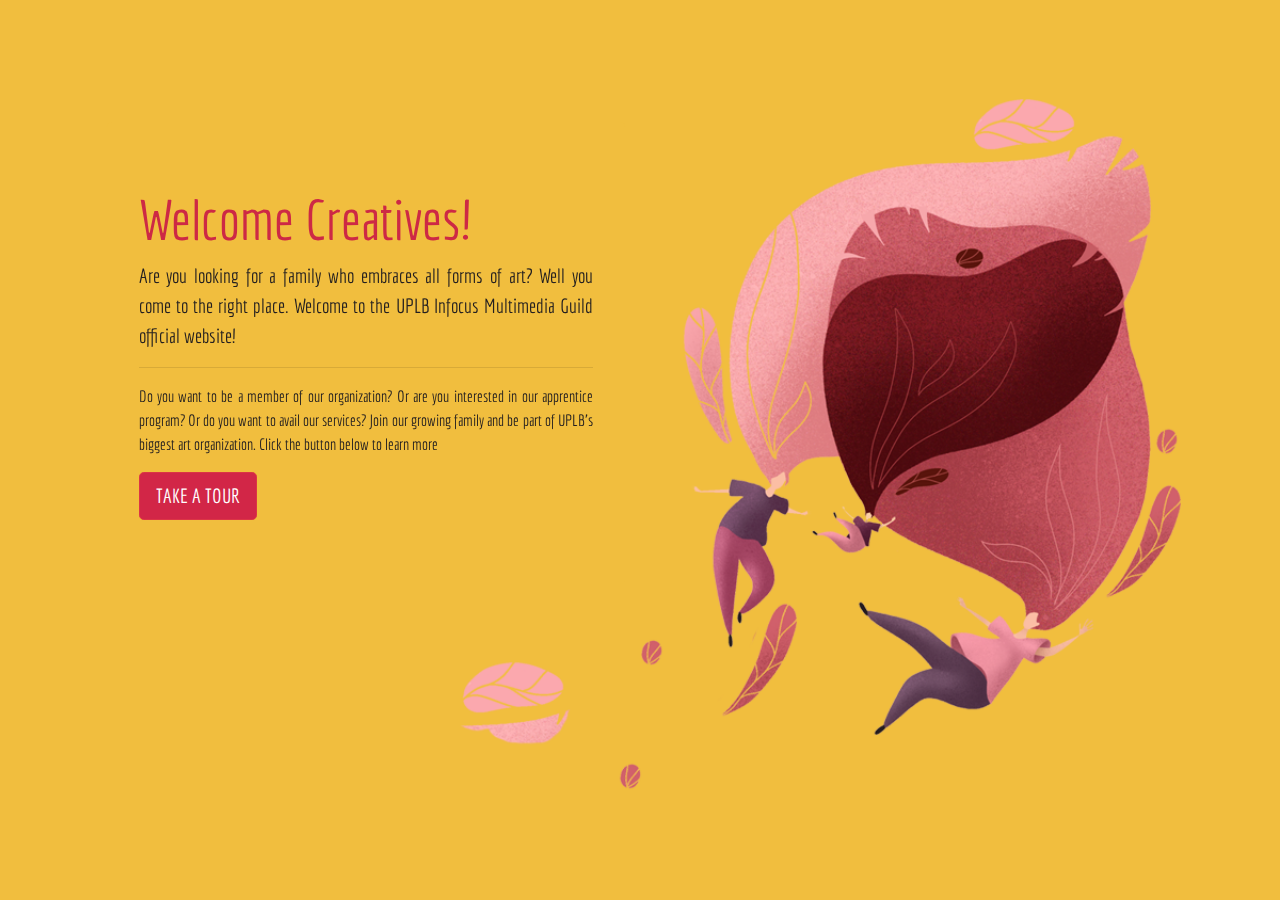
<file: index.html>
<!DOCTYPE html>
<html>
<head>

	<meta charset="utf-8">
	<meta name="viewport" content="width=device-width, initial-scale=1.0,maximum-scale=1.0">
	<meta http-equiv="X-UA-Compatible" content="IE=Edge">

	<title>UPLB Infocus Multimedia Guild</title>

	<!-- fontawesome -->
	<link rel="stylesheet" href="https://use.fontawesome.com/releases/v5.4.1/css/all.css" integrity="sha384-5sAR7xN1Nv6T6+dT2mhtzEpVJvfS3NScPQTrOxhwjIuvcA67KV2R5Jz6kr4abQsz" crossorigin="anonymous">

	<!-- bootstrap css -->
	<link rel="stylesheet" href="https://maxcdn.bootstrapcdn.com/bootstrap/4.1.3/css/bootstrap.min.css">
	<script src="https://ajax.googleapis.com/ajax/libs/jquery/3.3.1/jquery.min.js"></script>
	<script src="https://cdnjs.cloudflare.com/ajax/libs/popper.js/1.14.3/umd/popper.min.js"></script>
	<script src="https://maxcdn.bootstrapcdn.com/bootstrap/4.1.3/js/bootstrap.min.js"></script>


	<!-- external css -->
	<link rel="stylesheet" type="text/css" href="assets/css/style.css">

	<!-- fabicon -->
	<link rel="icon" type="image/gif/png" href="assets/images/logo-img.png">

	<!-- google fonts -->
	<link href="https://fonts.googleapis.com/css?family=Advent+Pro:300|Economica" rel="stylesheet">

	<!-- aos animate -->
	<link href="https://unpkg.com/aos@2.3.1/dist/aos.css" rel="stylesheet">
</head>
<body>
	<div class="container-fluid index-body">
		<div class="row">
			<div class="left-side col-lg-6 col-md-6 col-12">
				<div class="welcome-content">
					<div class="jumbotron">
					  <h1 class="display-4" data-aos="zoom-in-right" data-aos-offset="300" data-aos-duration="1500">Welcome Creatives!</h1>
					  <p class="lead text-justify" data-aos="zoom-in-right" data-aos-offset="300" data-aos-duration="1500">Are you looking for a family who embraces all forms of art? Well you come to 
					  the right place. Welcome to the UPLB Infocus Multimedia Guild official website!</p>
					  <hr>
					  <p class="text-justify" data-aos="zoom-in-right" data-aos-offset="300" data-aos-duration="1500">Do you want to be a member of our organization? Or are you interested in our apprentice program? Or do you want to avail our services? Join our growing family and be part of UPLB's biggest art organization. Click the button below to learn more</p>
					  <a class="btn btn-danger btn-lg" href="home.html" role="button" data-aos="zoom-in-right" data-aos-offset="300" data-aos-duration="1500">TAKE A TOUR</a>
					</div>
			
					
				</div>
			</div>
		</div>
	</div>

	<!-- aos animate -->
	<script src="https://unpkg.com/aos@next/dist/aos.js"></script>
  	<script>
    	AOS.init();
  	</script>
</body>
</html>
</file>
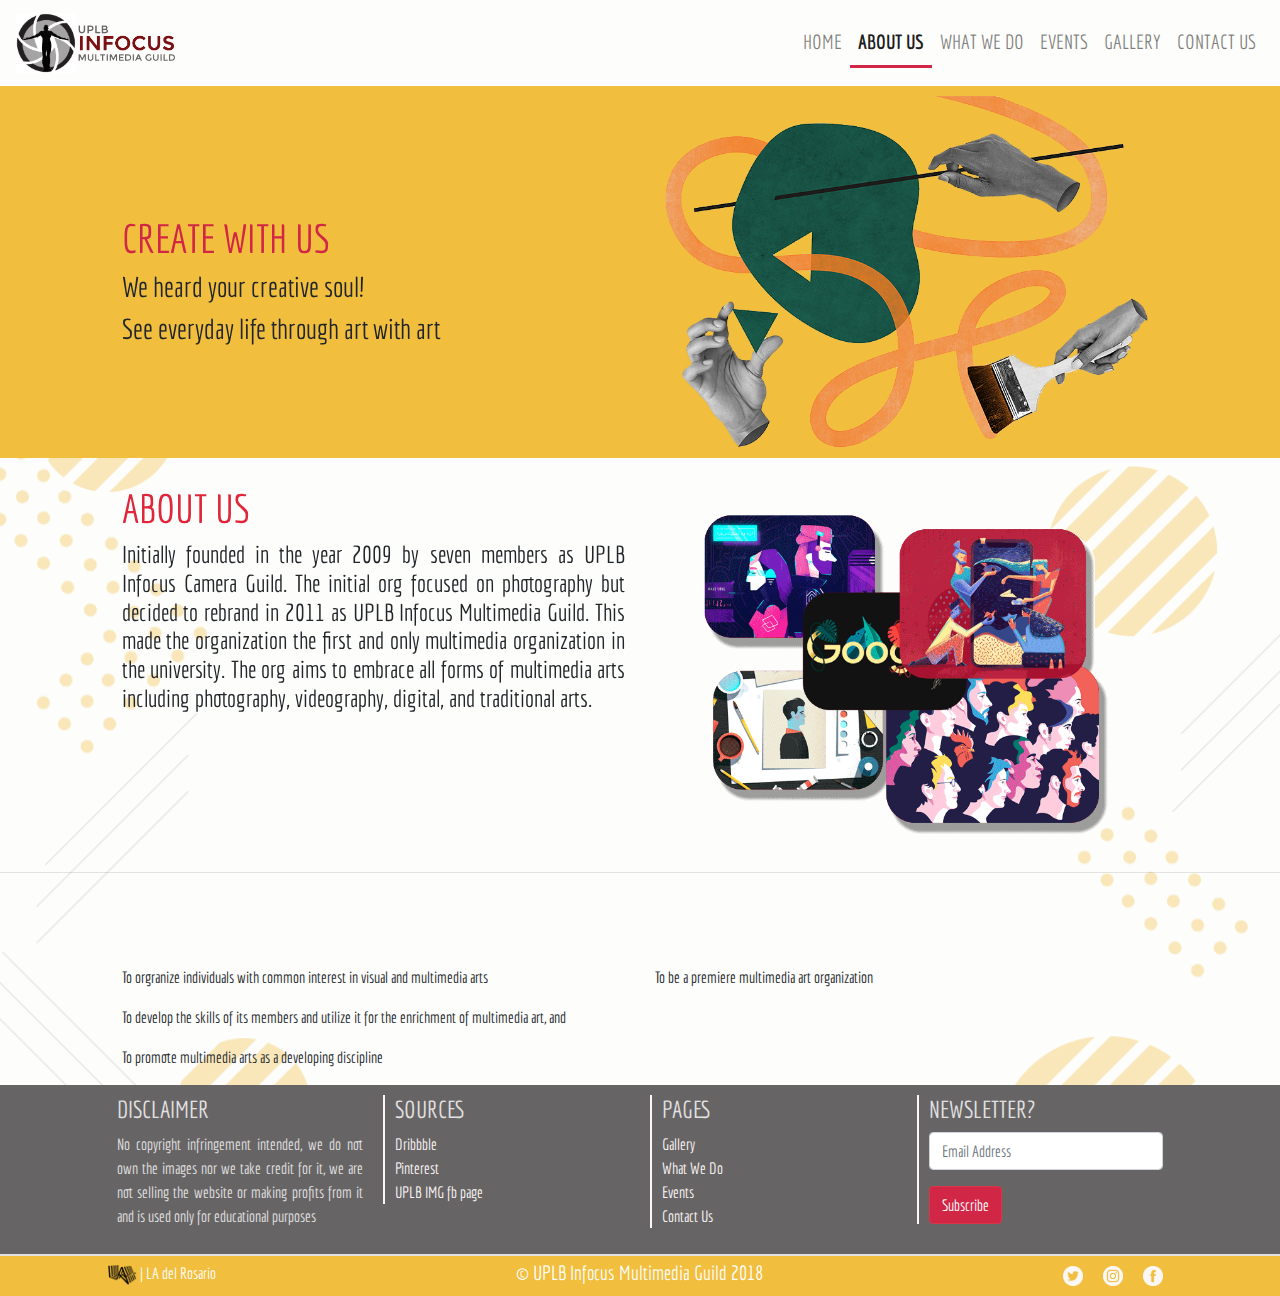
<file: about-us.html>
<!DOCTYPE html>
<html>
<head>

	<meta charset="utf-8">
	<meta name="viewport" content="width=device-width, initial-scale=1.0,maximum-scale=1.0">
	<meta http-equiv="X-UA-Compatible" content="IE=Edge">

	<title>UPLB Infocus Multimedia Guild</title>

	<!-- fontawesome -->
	<link rel="stylesheet" href="https://use.fontawesome.com/releases/v5.4.1/css/all.css" integrity="sha384-5sAR7xN1Nv6T6+dT2mhtzEpVJvfS3NScPQTrOxhwjIuvcA67KV2R5Jz6kr4abQsz" crossorigin="anonymous">

	<!-- bootstrap css -->
	<link rel="stylesheet" href="https://maxcdn.bootstrapcdn.com/bootstrap/4.1.3/css/bootstrap.min.css">
	<script src="https://ajax.googleapis.com/ajax/libs/jquery/3.3.1/jquery.min.js"></script>
	<script src="https://cdnjs.cloudflare.com/ajax/libs/popper.js/1.14.3/umd/popper.min.js"></script>
	<script src="https://maxcdn.bootstrapcdn.com/bootstrap/4.1.3/js/bootstrap.min.js"></script>


	<!-- external css -->
	<link rel="stylesheet" type="text/css" href="assets/css/style.css">

	<!-- fabicon -->
	<link rel="icon" type="image/gif/png" href="assets/images/logo-img.png">

	<!-- google fonts -->
	<link href="https://fonts.googleapis.com/css?family=Advent+Pro:300|Economica|Electrolize|Monda|Orbitron" rel="stylesheet">

	<!-- aos animate -->
	<link href="https://unpkg.com/aos@2.3.1/dist/aos.css" rel="stylesheet">

</head>
<body>
	<nav id="navbar" class="navbar navbar-expand-lg navbar-light sticky-top"> <!-- start of nav -->
		<a class="navbar-brand" href="index.html"><img src="assets/images/logo-img.jpg" class="logo-menu"><img src="assets/images/logo-text.png" class="logo-menu-text"></a>

		<button class="navbar-toggler" type="button" data-toggle="collapse" data-target="#navbar-nav">
			<span class="navbar-toggler-icon"></span>
		</button>

		<div id="navbar-nav" class="collapse navbar-collapse">
			<ul class="navbar-nav ml-auto">
				<li class="nav-item">
					<a href="home.html" class="nav-link">HOME</a>
				</li>
				<li class="nav-item">
					<a href="about-us.html" class="nav-link active">ABOUT US</a>
				</li>
				<li class="nav-item">
					<a href="what-we-do.html" class="nav-link">WHAT WE DO</a>
				</li>
				<li class="nav-item">
					<a href="events.html" class="nav-link">EVENTS</a>
				</li>
				<li class="nav-item">
					<a href="gallery.html" class="nav-link">GALLERY</a>
				</li>
				<li class="nav-item">
					<a href="contact-us.html" class="nav-link">CONTACT US</a>
				</li>
			</ul>
		</div>
	</nav> <!-- end of navbar -->

 	<div class="container-fluid">
		<div class="row">
			<div class=" col-12 col-md-12 col-lg-12 px-0">
				<div class="row mx-0 header-section">
					<div class="header-contact-text col-lg-5 offset-lg-1 col-md-6 col-12">
						<h1 data-aos="zoom-in-right" data-aos-offset="300" data-aos-duration="1500">CREATE WITH US</h1>
						<h3 data-aos="zoom-in-right" data-aos-offset="300" data-aos-duration="1500">We heard your creative soul!</h3>
						<h3 data-aos="zoom-in-right" data-aos-offset="300" data-aos-duration="1500">See everyday life through art with art</h3>
					</div>
					<div class="col-lg-5 col-md-6 col-12 ">
						<img src="assets/images/about-us/about-us-header.png" class="contact-image img-fluid">
					</div>
				</div>
				<div class="main-background"> 
				<div class="row about-us mx-0">
					<div class="col-lg-5 offset-lg-1 col-md-6 col-12 about-text">
						<h1 class="red" data-aos="zoom-in-right" data-aos-offset="300" data-aos-duration="1500">ABOUT US</h1>
						<h4 data-aos="zoom-in-right" data-aos-offset="300" data-aos-duration="1500">Initially founded in the year 2009 by seven members as UPLB Infocus Camera Guild. The initial
						org focused on photography but decided to rebrand in 2011 as UPLB Infocus Multimedia Guild. This made
						the organization the first and only multimedia organization in the university. The org aims to embrace all
						forms of multimedia arts including photography, videography, digital, and traditional arts.</h4>
					</div>

					<div class="col-lg-5 col-md-6 col-12">
						<img src="assets/images/about-us/about-gif.gif" class="contact-image img-fluid">
					</div>
				</div>

				<hr>

				<div class="row mission-vision mx-0">
					<div class="col-lg-5 offset-lg-1 col-md-12 col-12">
						<h1 data-aos="zoom-in-up" data-aos-duration="1500">MISSION</h1>
						<p >To orgranize individuals with common interest in visual and multimedia arts</p>
						<p>To develop the skills of its members and utilize it for the enrichment of multimedia art, and</p>
						<p>To promote multimedia arts as a developing discipline</p>
					</div>
					<div class="col-lg-5 col-md-12 col-12">
						<h1 data-aos="zoom-in-up" data-aos-duration="1500">VISION</h1>
						<p>To be a premiere multimedia art organization</p>
					</div>
				</div>
				</div>
			</div>
		</div>
	</div> <!-- end of fluid container -->

	<!-- start of footer -->
	<footer class="container-fluid px-0 mx-0">

		<div class="row mx-0">
			<div class="col-lg-10 offset-lg-1 col-md-12 col-12">
				<div class="row">
					<div class="col-lg-3 col-md-3 col-3 footer-col">
						
						<h4>DISCLAIMER</h4>
						<p>No copyright infringement intended, we do not own the images nor we take credit for it, we are not selling the website or making profits from it and is used only for educational purposes</p>
						
					</div>
					<div class="col-lg-3 col-md-3 col-3 footer-col">
						<div class="footer-col-1">
						<h4>SOURCES</h4>
						<ul>
							<li><a href="https://dribbble.com/" target="_blank">Dribbble</a></li>
							<li><a href="https://www.pinterest.ph/" target="_blank">Pinterest</a></li>
							<li><a href="https://www.facebook.com/uplbimg" target="_blank">UPLB IMG fb page</a></li>
						</ul>
						</div>
					</div>
					<div class="col-lg-3 col-md-3 col-3  footer-col">
						<div class="footer-col-1">
						<h4>PAGES</h4>
						<ul>
							<li><a href="gallery.html">Gallery</a></li>
							<li><a href="what-we-do.html">What We Do</a></li>
							<li><a href="events.html">Events</a></li>
							<li><a href="contact-us.html">Contact Us</a></li>
						</ul>
						</div>
					</div>
					<div class="col-lg-3 col-md-3 col-3 footer-col">
						<div class="footer-col-1">
						<h4>NEWSLETTER?</h4>
						<form>
						  <div class="form-group">
						    <input type="email" class="form-control" id="exampleInputEmail1" aria-describedby="emailHelp" placeholder="Email Address"> 
						  </div>
						  <!-- <div class="form-group">
						    <input type="text" class="form-control" id="exampleInputPassword1" placeholder="Name">
						  </div> -->
						  	<button type="submit" class="btn  btn-danger mx-auto">Subscribe</button>
						</form>
						</div>
					</div>
				</div>
			</div>
		</div>

		<div class="row last-footer mx-0">
			<div class="col-lg-10 offset-lg-1 col-md-12 col-12">
				<div class="row">
					<div class="col-lg-4 col-md-4 col-4 la-section px-0">
						<a href="https://la-delrosario.github.io/portfolio01/"><img src="assets/images/social-media/logo.png" class="LA-logo"> | LA del Rosario</a>
					</div>
					<div class="col-lg-4 col-md-4 col-4 copyright-section text-center">
						<h5 class="text-center">&copy; UPLB Infocus Multimedia Guild 2018</h5>
					</div>
					<div class="col-lg-4 col-md-4 col-4 px-0">
						<a href="https://www.facebook.com/uplbimg" target="_blank"><img src="assets/images/social-media/fb-logo.png" class="socials-footer"></a>
						<a href="https://www.instagram.com/uplbimg/" target="_blank"><img src="assets/images/social-media/instagram-logo.png" class="socials-footer"></a>
						<a href="https://twitter.com/uplbimg" target="_blank"><img src="assets/images/social-media/twitter-logo.png" class="socials-footer"></a>
					</div>
				</div>
			</div>
		</div>
	</footer>			
	
	<!-- aos animate -->
	<script src="https://unpkg.com/aos@next/dist/aos.js"></script>
  	<script>
    	AOS.init();
  	</script>

</body>
</html>
</file>
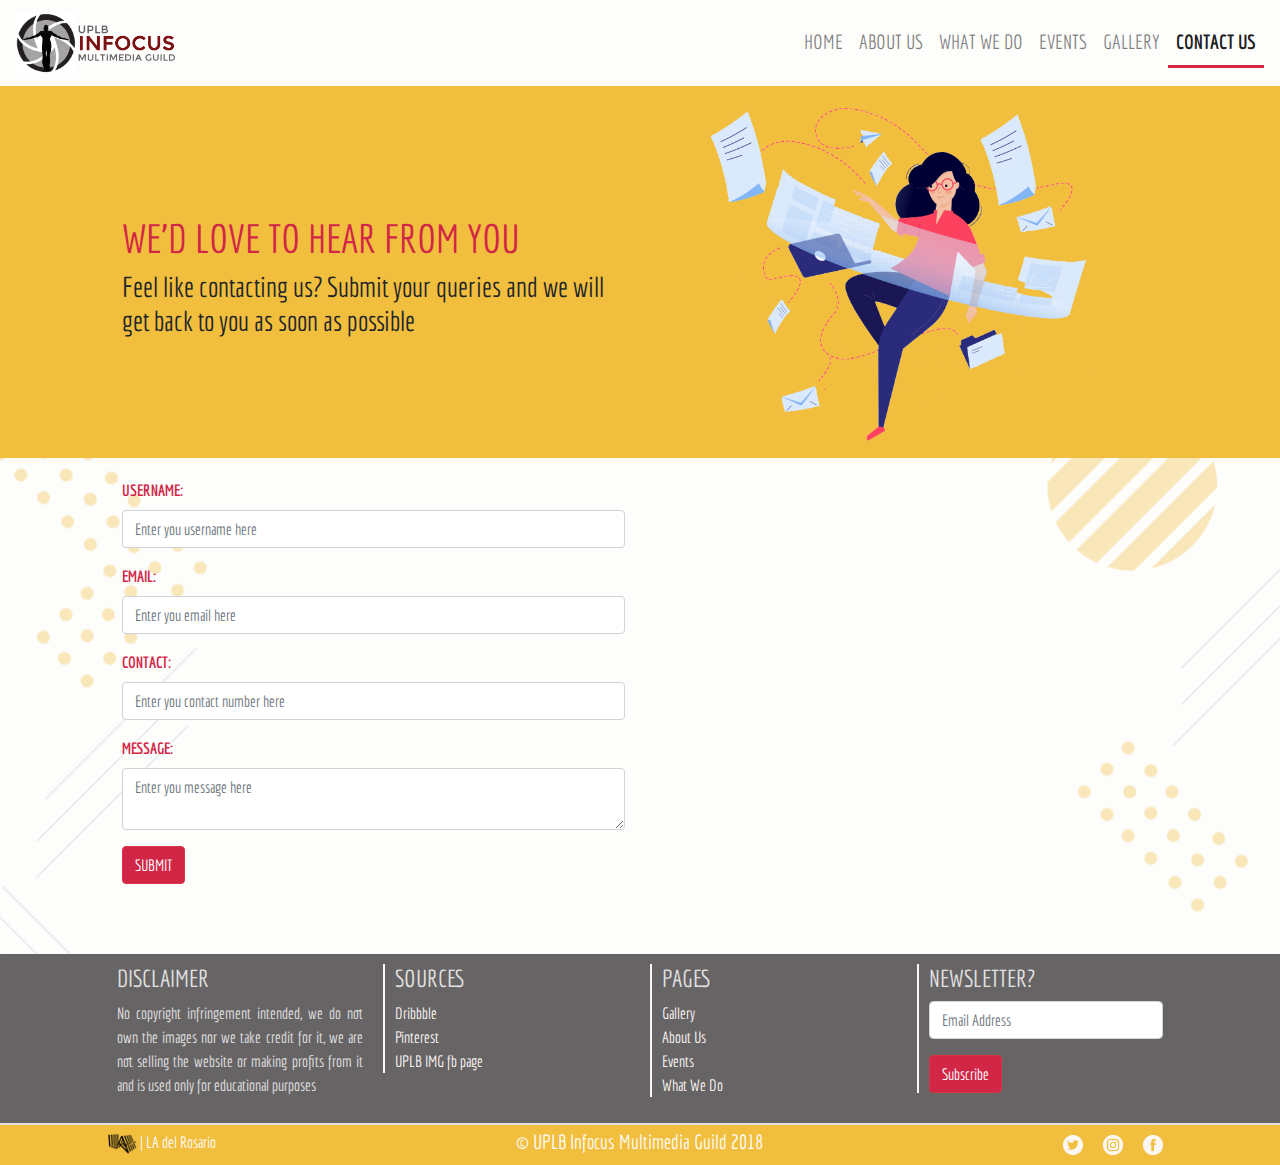
<file: contact-us.html>
<!DOCTYPE html>
<html>
<head>

	<meta charset="utf-8">
	<meta name="viewport" content="width=device-width, initial-scale=1.0,maximum-scale=1.0">
	<meta http-equiv="X-UA-Compatible" content="IE=Edge">

	<title>UPLB Infocus Multimedia Guild</title>

	<!-- fontawesome -->
	<link rel="stylesheet" href="https://use.fontawesome.com/releases/v5.4.1/css/all.css" integrity="sha384-5sAR7xN1Nv6T6+dT2mhtzEpVJvfS3NScPQTrOxhwjIuvcA67KV2R5Jz6kr4abQsz" crossorigin="anonymous">

	<!-- bootstrap css -->
	<link rel="stylesheet" href="https://maxcdn.bootstrapcdn.com/bootstrap/4.1.3/css/bootstrap.min.css">
	<script src="https://ajax.googleapis.com/ajax/libs/jquery/3.3.1/jquery.min.js"></script>
	<script src="https://cdnjs.cloudflare.com/ajax/libs/popper.js/1.14.3/umd/popper.min.js"></script>
	<script src="https://maxcdn.bootstrapcdn.com/bootstrap/4.1.3/js/bootstrap.min.js"></script>


	<!-- external css -->
	<link rel="stylesheet" type="text/css" href="assets/css/style.css">

	<!-- fabicon -->
	<link rel="icon" type="image/gif/png" href="assets/images/logo-img.png">

	<!-- google fonts -->
	<link href="https://fonts.googleapis.com/css?family=Barlow+Semi+Condensed|Economica|Electrolize|Monda|Orbitron" rel="stylesheet">
	<link href="https://fonts.googleapis.com/css?family=Advent+Pro:300|Changa:300|Jura:300" rel="stylesheet">

	<link href="https://unpkg.com/aos@2.3.1/dist/aos.css" rel="stylesheet">
</head>
<body>
	<nav id="navbar" class="navbar navbar-expand-lg navbar-light sticky-top"> <!-- start of nav -->
		<a class="navbar-brand" href="index.html"><img src="assets/images/logo-img.jpg" class="logo-menu"><img src="assets/images/logo-text.png" class="logo-menu-text"></a>

		<button class="navbar-toggler" type="button" data-toggle="collapse" data-target="#navbar-nav">
			<span class="navbar-toggler-icon"></span>
		</button>

		<div id="navbar-nav" class="collapse navbar-collapse">
			<ul class="navbar-nav ml-auto">
				<li class="nav-item">
					<a href="home.html" class="nav-link">HOME</a>
				</li>
				<li class="nav-item">
					<a href="about-us.html" class="nav-link">ABOUT US</a>
				</li>
				<li class="nav-item">
					<a href="what-we-do.html" class="nav-link">WHAT WE DO</a>
				</li>
				<li class="nav-item">
					<a href="events.html" class="nav-link">EVENTS</a>
				</li>
				<li class="nav-item">
					<a href="gallery.html" class="nav-link">GALLERY</a>
				</li>
				<li class="nav-item">
					<a href="contact-us.html" class="nav-link active">CONTACT US</a>
				</li>
			</ul>
		</div>
	</nav> <!-- end of navbar -->

 	<div class="container-fluid">
		<div class="row">
			<div class="header-section col-12 col-md-12 col-lg-12">
				<div class="row">
					<div class="header-contact-text col-lg-5 offset-lg-1 col-md-6 col-12">
						<h1>WE'D LOVE TO HEAR FROM YOU</h1>
						<h3>Feel like contacting us? Submit your queries and we will get back to you as soon as possible</h3>
					</div>

					<div class="header-contact-image col-lg-5 col-md-6 col-12 float-right">
						<img src="assets/images/contact/contact-header.png" class="contact-image img-fluid">
					</div>
				</div>
			</div>
		</div>

		<div class="row  main-background"> <!-- start of form section-->
			<div class="col-lg-10 offset-lg-1 col-md-12 col-12">
				<div class="row form-and-maps">
					<div class="col-12 col-md-6">
						<form id="form">
								<div class="form-group">
									<label for="username">USERNAME:</label>
									<input type="text" id="username" class="form-control" placeholder="Enter you username here">
								</div> <!-- end of form group -->	

								<div class="form-group">
									<label for="email">EMAIL:</label>
									<input type="email" id="email" class="form-control" placeholder="Enter you email here">
								</div> <!-- end of form group -->	

								<div class="form-group">
									<label for="contact">CONTACT:</label>
									<input type="number" id="contact" class="form-control" placeholder="Enter you contact number here">
								</div> <!-- end of form group -->	

								<div class="form-group">
									<label for="message">MESSAGE:</label>
									<textarea id="message" class="form-control" placeholder="Enter you message here"></textarea>
								</div> <!-- end of form group -->	

								<button class="btn btn btn-danger">SUBMIT</button>

						</form>
					</div> <!-- end form column -->

					<div class="col-12 col-md-6">
						<iframe src="https://www.google.com/maps/embed?pb=!1m18!1m12!1m3!1d3868.5073933623744!2d121.2393719150398!3d14.165033790080983!2m3!1f0!2f0!3f0!3m2!1i1024!2i768!4f13.1!3m3!1m2!1s0x33bd60b5d8b1bd67%3A0xddd6a3e4ddc58725!2sUPLB+Oblation%2C+Los+Ba%C3%B1os%2C+Laguna!5e0!3m2!1sen!2sph!4v1540794137852" width="600" height="450" frameborder="0" style="border:0" allowfullscreen></iframe>
					</div> <!-- end google maps -->
				</div>
			</div>
		</div> <!-- end of form section -->

	
	</div> <!-- end of fluid container -->

	<!-- start of footer -->
	<footer class="container-fluid px-0 mx-0">

		<div class="row mx-0">
			<div class="col-lg-10 offset-lg-1 col-md-12 col-12">
				<div class="row">
					<div class="col-lg-3 col-md-3 col-3 footer-col">
						
						<h4>DISCLAIMER</h4>
						<p>No copyright infringement intended, we do not own the images nor we take credit for it, we are not selling the website or making profits from it and is used only for educational purposes</p>
						
					</div>
					<div class="col-lg-3 col-md-3 col-3 footer-col">
						<div class="footer-col-1">
						<h4>SOURCES</h4>
						<ul>
							<li><a href="https://dribbble.com/" target="_blank">Dribbble</a></li>
							<li><a href="https://www.pinterest.ph/" target="_blank">Pinterest</a></li>
							<li><a href="https://www.facebook.com/uplbimg" target="_blank">UPLB IMG fb page</a></li>
						</ul>
						</div>
					</div>
					<div class="col-lg-3 col-md-3 col-3  footer-col">
						<div class="footer-col-1">
						<h4>PAGES</h4>
						<ul>
							<li><a href="gallery.html">Gallery</a></li>
							<li><a href="about-us.html">About Us</a></li>
							<li><a href="events.html">Events</a></li>
							<li><a href="what-we-do.html">What We Do</a></li>
						</ul>
						</div>
					</div>
					<div class="col-lg-3 col-md-3 col-3 footer-col">
						<div class="footer-col-1">
						<h4>NEWSLETTER?</h4>
						<form>
						  <div class="form-group">
						    <input type="email" class="form-control" id="exampleInputEmail1" aria-describedby="emailHelp" placeholder="Email Address"> 
						  </div>
						  <!-- <div class="form-group">
						    <input type="text" class="form-control" id="exampleInputPassword1" placeholder="Name">
						  </div> -->
						  	<button type="submit" class="btn  btn-danger mx-auto">Subscribe</button>
						</form>
						</div>
					</div>
				</div>
			</div>
		</div>

		<div class="row last-footer mx-0">
			<div class="col-lg-10 offset-lg-1 col-md-12 col-12">
				<div class="row">
					<div class="col-lg-4 col-md-4 col-4 la-section px-0">
						<a href="https://la-delrosario.github.io/portfolio01/"><img src="assets/images/social-media/logo.png" class="LA-logo"> | LA del Rosario</a>
					</div>
					<div class="col-lg-4 col-md-4 col-4 copyright-section text-center">
						<h5 class="text-center">&copy; UPLB Infocus Multimedia Guild 2018</h5>
					</div>
					<div class="col-lg-4 col-md-4 col-4 px-0">
						<a href="https://www.facebook.com/uplbimg" target="_blank"><img src="assets/images/social-media/fb-logo.png" class="socials-footer"></a>
						<a href="https://www.instagram.com/uplbimg/" target="_blank"><img src="assets/images/social-media/instagram-logo.png" class="socials-footer"></a>
						<a href="https://twitter.com/uplbimg" target="_blank"><img src="assets/images/social-media/twitter-logo.png" class="socials-footer"></a>
					</div>
				</div>
			</div>
		</div>
	</footer>
	
	<script src="https://unpkg.com/aos@next/dist/aos.js"></script>
  	<script>
    	AOS.init();
  	</script>
	
</body>
</html>
</file>
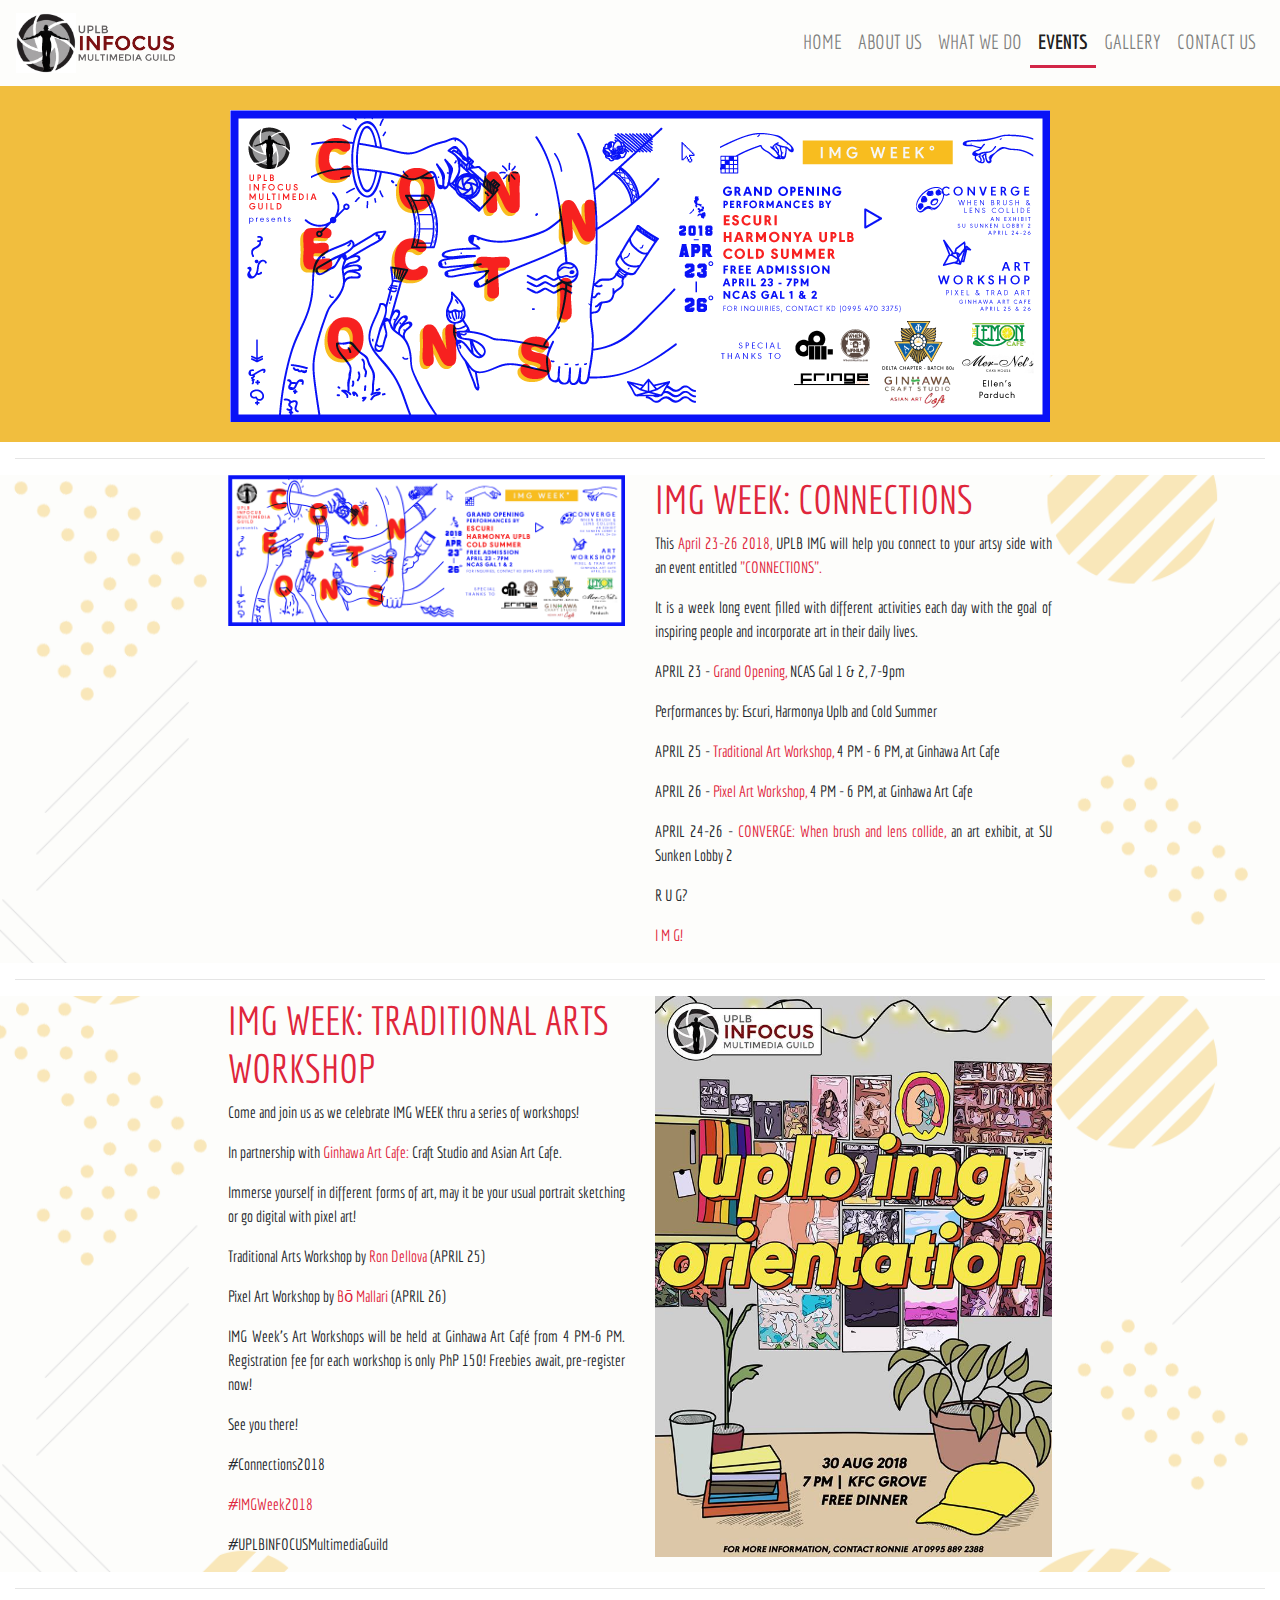
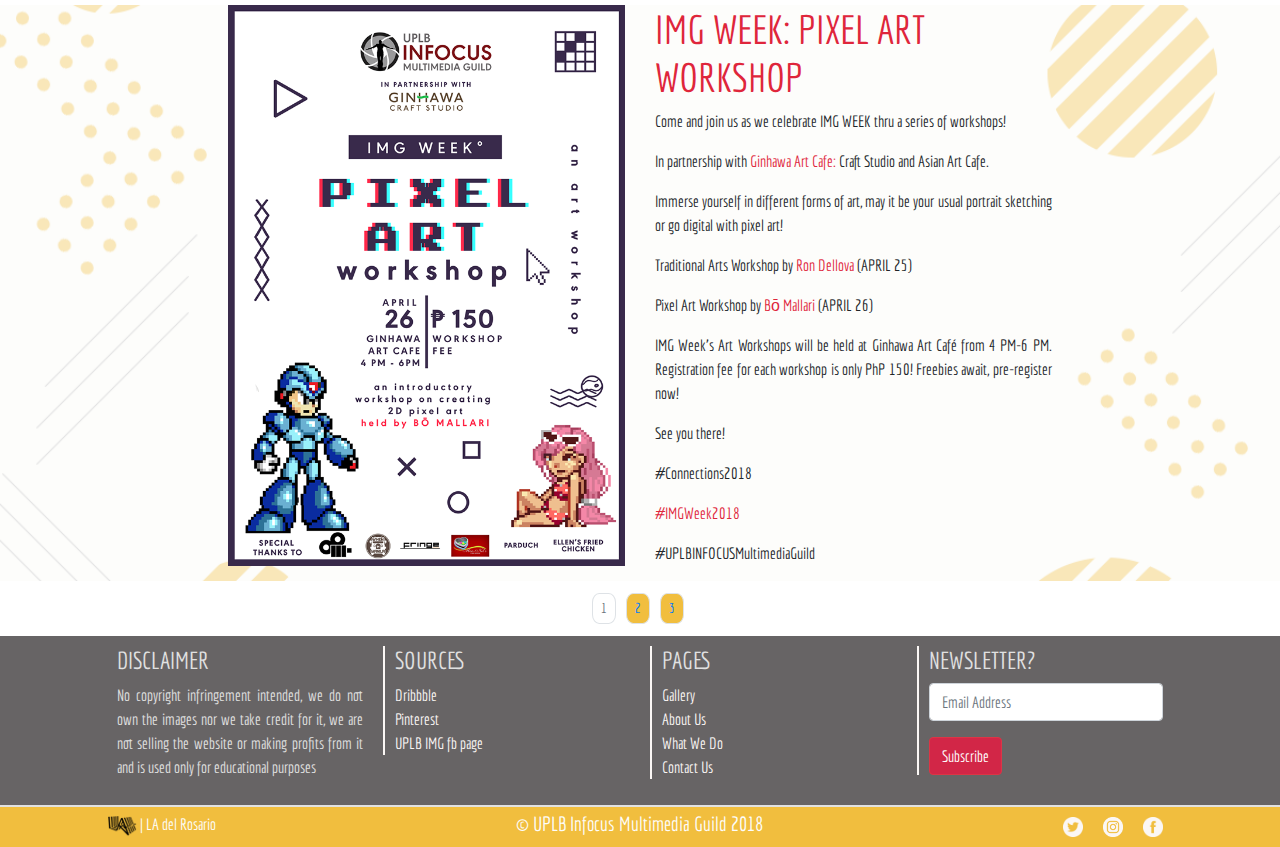
<file: events.html>
<!DOCTYPE html>
<html>
<head>

	<meta charset="utf-8">
	<meta name="viewport" content="width=device-width, initial-scale=1.0,maximum-scale=1.0">
	<meta http-equiv="X-UA-Compatible" content="IE=Edge">

	<title>UPLB Infocus Multimedia Guild</title>

	<!-- fontawesome -->
	<link rel="stylesheet" href="https://use.fontawesome.com/releases/v5.4.1/css/all.css" integrity="sha384-5sAR7xN1Nv6T6+dT2mhtzEpVJvfS3NScPQTrOxhwjIuvcA67KV2R5Jz6kr4abQsz" crossorigin="anonymous">

	<!-- bootstrap css -->
	<link rel="stylesheet" href="https://maxcdn.bootstrapcdn.com/bootstrap/4.1.3/css/bootstrap.min.css">
	<script src="https://ajax.googleapis.com/ajax/libs/jquery/3.3.1/jquery.min.js"></script>
	<script src="https://cdnjs.cloudflare.com/ajax/libs/popper.js/1.14.3/umd/popper.min.js"></script>
	<script src="https://maxcdn.bootstrapcdn.com/bootstrap/4.1.3/js/bootstrap.min.js"></script>


	<!-- external css -->
	<link rel="stylesheet" type="text/css" href="assets/css/style.css">

	<!-- fabicon -->
	<link rel="icon" type="image/gif/png" href="assets/images/logo-img.png">

	<!-- google fonts -->
	<link href="https://fonts.googleapis.com/css?family=Barlow+Semi+Condensed|Economica|Electrolize|Monda|Orbitron" rel="stylesheet">
	<link href="https://fonts.googleapis.com/css?family=Advent+Pro:300|Changa:300|Jura:300" rel="stylesheet">
</head>
<body>
	<nav id="navbar" class="navbar navbar-expand-lg navbar-light sticky-top"> <!-- start of nav -->
		<a class="navbar-brand" href="index.html"><img src="assets/images/logo-img.jpg" class="logo-menu"><img src="assets/images/logo-text.png" class="logo-menu-text"></a>

		<button class="navbar-toggler" type="button" data-toggle="collapse" data-target="#navbar-nav">
			<span class="navbar-toggler-icon"></span>
		</button>

		<div id="navbar-nav" class="collapse navbar-collapse">
			<ul class="navbar-nav ml-auto">
				<li class="nav-item">
					<a href="home.html" class="nav-link">HOME</a>
				</li>
				<li class="nav-item">
					<a href="about-us.html" class="nav-link">ABOUT US</a>
				</li>
				<li class="nav-item">
					<a href="what-we-do.html" class="nav-link">WHAT WE DO</a>
				</li>
				<li class="nav-item">
					<a href="events.html" class="nav-link active">EVENTS</a>
				</li>
				<li class="nav-item">
					<a href="gallery.html" class="nav-link">GALLERY</a>
				</li>
				<li class="nav-item">
					<a href="contact-us.html" class="nav-link">CONTACT US</a>
				</li>
			</ul>
		</div>
	</nav> <!-- end of navbar -->

 	<div class="container-fluid">
 		<div class="row">
 			<div class="header-section-events col-lg-12 col-md-12 col-12">
				<div class="header-contact-text col-lg-10 offset-lg-1 col-md-10 offset-md-1 col-12">
					<img class="events-header-image img-fluid" src="assets/images/events/events-header-1.png">
				</div>
			</div>
		</div>
		
		<hr>
		<div class="row main-background">
			<div class="col-lg-8 offset-lg-2 col-md-10 offset-md-1 col-10 offset-1">
				<div class="row">
					<div class="col-lg-6 col-md-6 col-12">
						<img class="img-fluid"src="assets/images/events/events1.png">
					</div>
					<div class="event-content col-lg-6 col-md-6 col-12">
						<h1 class="red">IMG WEEK: CONNECTIONS</h1>
						<p class="text-justify">This <span class="red">April 23-26 2018,</span> UPLB IMG will help you connect to your artsy side with an event entitled <span class="red">"CONNECTIONS".</span>

						<p class="text-justify">It is a week long event filled with different activities each day with the goal of inspiring people and incorporate art in their daily lives.</p>

						<p class="text-justify">APRIL 23 - <span class="red">Grand Opening,</span> NCAS Gal 1 & 2, 7-9pm</p>
						<p class="text-justify">Performances by: Escuri, Harmonya Uplb and Cold Summer</p>

						<p class="text-justify">APRIL 25 - <span class="red">Traditional Art Workshop,</span> 4 PM - 6 PM, at Ginhawa Art Cafe</p>

						<p class="text-justify">APRIL 26 - <span class="red">Pixel Art Workshop,</span> 4 PM - 6 PM, at Ginhawa Art Cafe</p>

						<p class="text-justify">APRIL 24-26 - <span class="red">CONVERGE: When brush and lens collide,</span> an art exhibit, at SU Sunken Lobby 2</p>

						<p>R U G?</p>
						<p class="red">I M G!</p>
					</div>
				</div>
			</div>
		</div>
		<hr>

		<div class="row main-background">
			<div class="col-lg-8 offset-lg-2 col-md-10 offset-md-1 col-10 offset-1">
				<div class="row">
					<div class="event-content col-lg-6 order-lg-1 col-md-6 order-md-1 col-12 order-2">
						<h1 class="red">IMG WEEK: TRADITIONAL ARTS WORKSHOP</h1>
						<p class="text-justify">Come and join us as we celebrate IMG WEEK thru a series of workshops!</p>

						<p class="text-justify">In partnership with <span class="red">Ginhawa Art Cafe:</span> Craft Studio and Asian Art Cafe.</p>

						<p class="text-justify">Immerse yourself in different forms of art, may it be your usual portrait sketching or go digital with pixel art!</p>

						<p class="text-justify">Traditional Arts Workshop by <span class="red">Ron Dellova</span> (APRIL 25)</p>
						<p class="text-justify">Pixel Art Workshop by <span class="red">Bō Mallari</span> (APRIL 26)</p>

						<p class="text-justify">IMG Week’s Art Workshops will be held at Ginhawa Art Café from 4 PM-6 PM. Registration fee for each workshop is only PhP 150! Freebies await, pre-register now!</p>

						<p>See you there!</p>
						<p>#Connections2018</p>
						<p class="red">#IMGWeek2018</p>
						<p>#UPLBINFOCUSMultimediaGuild </p>
					</div>
					<div class="col-lg-6 order-lg-2 col-md-6 order-md-1 col-12 order-1">
						<img class="img-fluid" src="assets/images/events/events2.jpg">
					</div>
				</div>
			</div>
		</div>

		<hr>

		<div class="row main-background">
			<div class="col-lg-8 offset-lg-2 col-md-10 offset-md-1 col-10 offset-1">
				<div class="row">
					<div class="col-lg-6 col-md-6 col-12">
						<img class="img-fluid" src="assets/images/events/events3.png">
					</div>
					<div class="event-content col-lg-6 col-md-6 col-12">
						<h1 class="red">IMG WEEK: PIXEL ART WORKSHOP</h1>
						<p class="text-justify">Come and join us as we celebrate IMG WEEK thru a series of workshops!</p>

						<p class="text-justify">In partnership with <span class="red">Ginhawa Art Cafe:</span> Craft Studio and Asian Art Cafe.</p>

						<p class="text-justify">Immerse yourself in different forms of art, may it be your usual portrait sketching or go digital with pixel art!</p>

						<p class="text-justify">Traditional Arts Workshop by <span class="red">Ron Dellova</span> (APRIL 25)</p>
						<p class="text-justify">Pixel Art Workshop by <span class="red">Bō Mallari</span> (APRIL 26)</p>

						<p class="text-justify">IMG Week’s Art Workshops will be held at Ginhawa Art Café from 4 PM-6 PM. Registration fee for each workshop is only PhP 150! Freebies await, pre-register now!</p>

						<p>See you there!</p>
						<p>#Connections2018</p>
						<p class="red">#IMGWeek2018</p>
						<p>#UPLBINFOCUSMultimediaGuild </p>
					</div>
					
				</div>
			</div>
		</div>

		<div class="col-lg-12 col-md-12 col12">
			<nav aria-label="...">
				  <ul class="pagination pagination-sm justify-content-center">
				    <li class="page-item disabled">
				      <a class="page-link" href="#" tabindex="-1">1</a>
				    </li>
				    <li class="page-item"><a class="page-link" href="events2.html">2</a></li>
				    <li class="page-item"><a class="page-link" href="events3.html">3</a></li>
				  </ul>
			</nav>
		</div>
	
	</div> <!-- end of fluid container -->

	<!-- start of footer -->
	<footer class="container-fluid px-0 mx-0">

		<div class="row mx-0">
			<div class="col-lg-10 offset-lg-1 col-md-12 col-12">
				<div class="row">
					<div class="col-lg-3 col-md-3 col-3 footer-col">
						
						<h4>DISCLAIMER</h4>
						<p>No copyright infringement intended, we do not own the images nor we take credit for it, we are not selling the website or making profits from it and is used only for educational purposes</p>
						
					</div>
					<div class="col-lg-3 col-md-3 col-3 footer-col">
						<div class="footer-col-1">
						<h4>SOURCES</h4>
						<ul>
							<li><a href="https://dribbble.com/" target="_blank">Dribbble</a></li>
							<li><a href="https://www.pinterest.ph/" target="_blank">Pinterest</a></li>
							<li><a href="https://www.facebook.com/uplbimg" target="_blank">UPLB IMG fb page</a></li>
						</ul>
						</div>
					</div>
					<div class="col-lg-3 col-md-3 col-3  footer-col">
						<div class="footer-col-1">
						<h4>PAGES</h4>
						<ul>
							<li><a href="gallery.html">Gallery</a></li>
							<li><a href="about-us.html">About Us</a></li>
							<li><a href="what-we-do.html">What We Do</a></li>
							<li><a href="contact-us.html">Contact Us</a></li>
						</ul>
						</div>
					</div>
					<div class="col-lg-3 col-md-3 col-3 footer-col">
						<div class="footer-col-1">
						<h4>NEWSLETTER?</h4>
						<form>
						  <div class="form-group">
						    <input type="email" class="form-control" id="exampleInputEmail1" aria-describedby="emailHelp" placeholder="Email Address"> 
						  </div>
						  <!-- <div class="form-group">
						    <input type="text" class="form-control" id="exampleInputPassword1" placeholder="Name">
						  </div> -->
						  	<button type="submit" class="btn  btn-danger mx-auto">Subscribe</button>
						</form>
						</div>
					</div>
				</div>
			</div>
		</div>

		<div class="row last-footer mx-0">
			<div class="col-lg-10 offset-lg-1 col-md-12 col-12">
				<div class="row">
					<div class="col-lg-4 col-md-4 col-4 la-section px-0">
						<a href="https://la-delrosario.github.io/portfolio01/"><img src="assets/images/social-media/logo.png" class="LA-logo"> | LA del Rosario</a>
					</div>
					<div class="col-lg-4 col-md-4 col-4 copyright-section text-center">
						<h5 class="text-center">&copy; UPLB Infocus Multimedia Guild 2018</h5>
					</div>
					<div class="col-lg-4 col-md-4 col-4 px-0">
						<a href="https://www.facebook.com/uplbimg" target="_blank"><img src="assets/images/social-media/fb-logo.png" class="socials-footer"></a>
						<a href="https://www.instagram.com/uplbimg/" target="_blank"><img src="assets/images/social-media/instagram-logo.png" class="socials-footer"></a>
						<a href="https://twitter.com/uplbimg" target="_blank"><img src="assets/images/social-media/twitter-logo.png" class="socials-footer"></a>
					</div>
				</div>
			</div>
		</div>
	</footer>
	
	<!-- aos animate -->
	<script src="https://unpkg.com/aos@next/dist/aos.js"></script>
  	<script>
    	AOS.init();
  	</script>
</body>
</html>
</file>
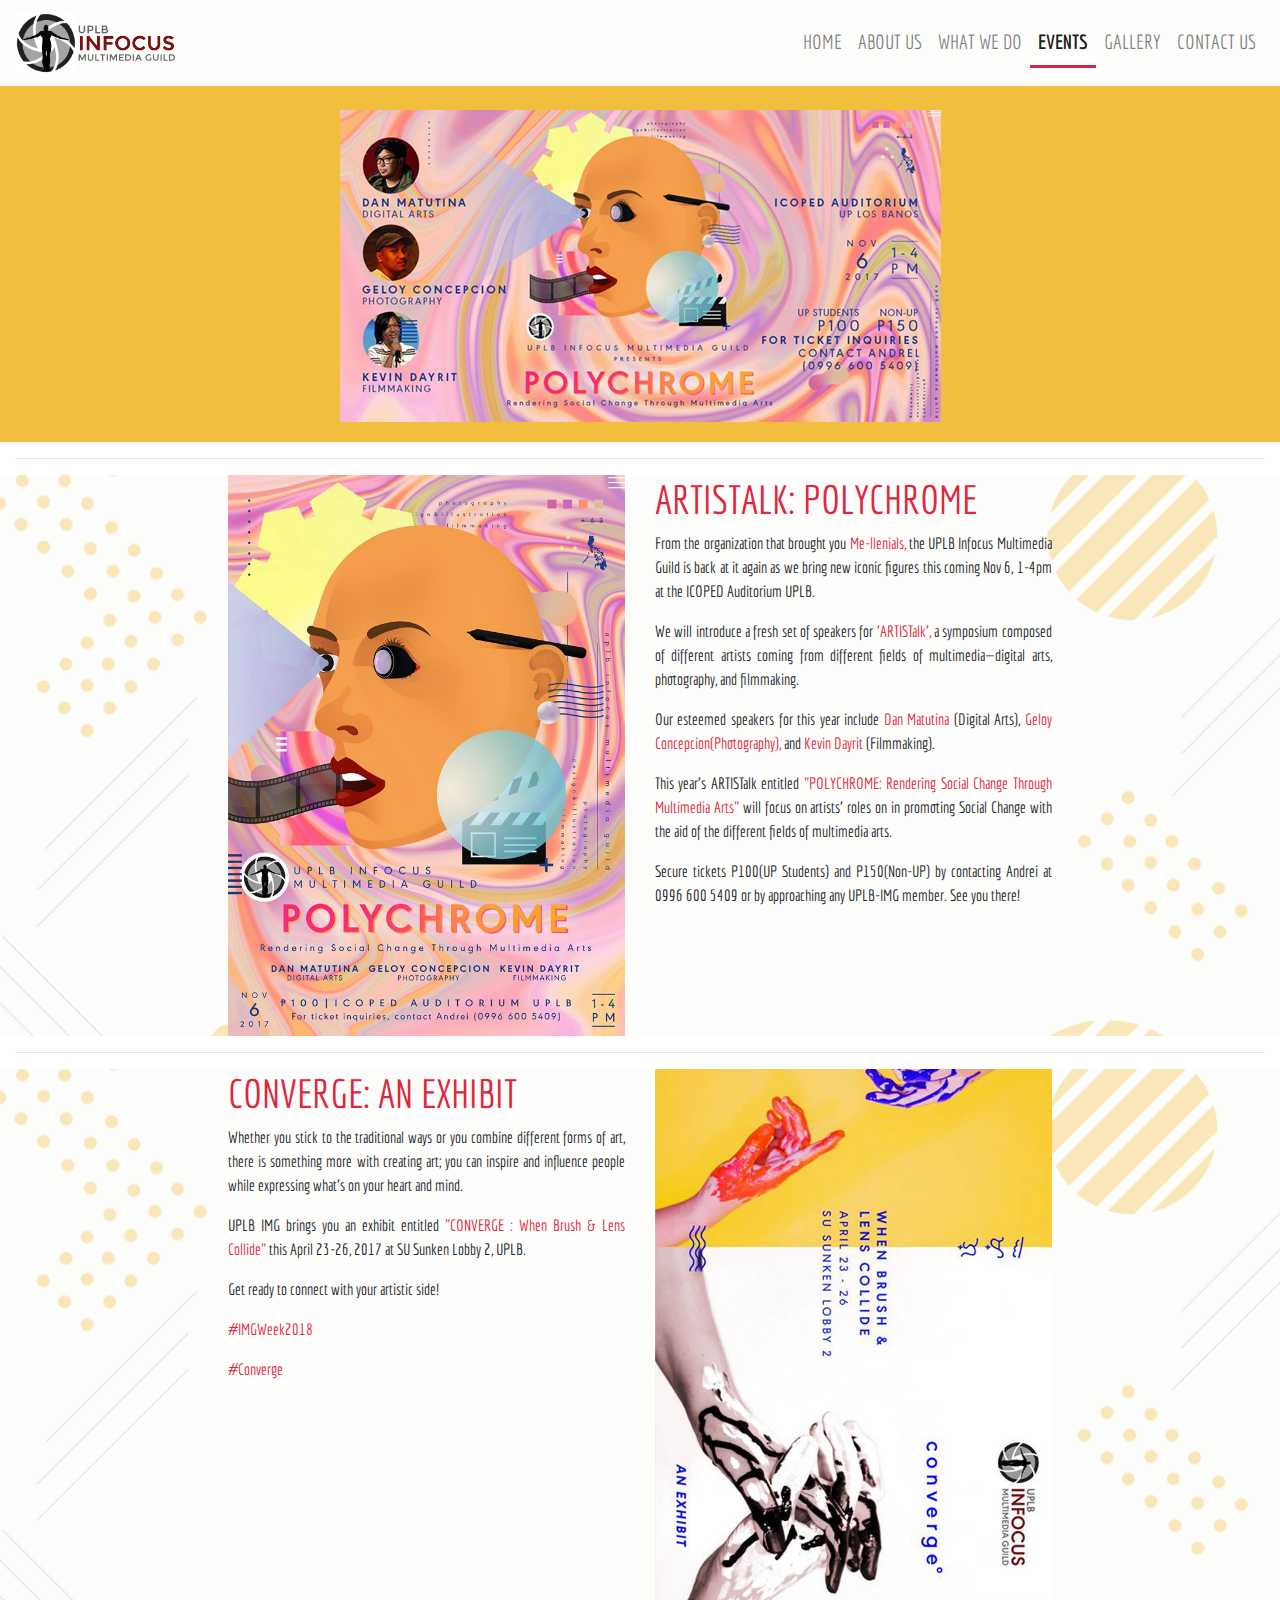
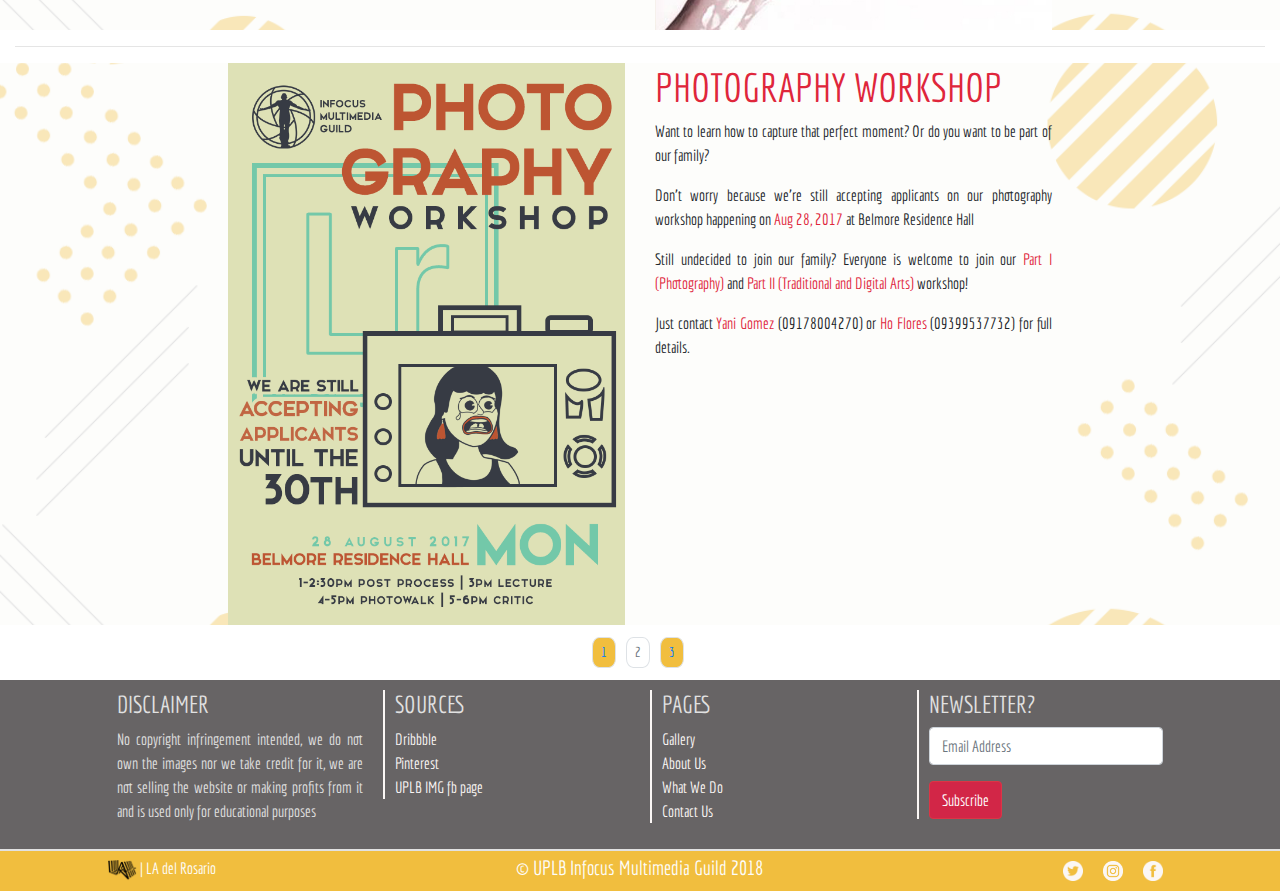
<file: events2.html>
<!DOCTYPE html>
<html>
<head>

	<meta charset="utf-8">
	<meta name="viewport" content="width=device-width, initial-scale=1.0,maximum-scale=1.0">
	<meta http-equiv="X-UA-Compatible" content="IE=Edge">

	<title>UPLB Infocus Multimedia Guild</title>

	<!-- fontawesome -->
	<link rel="stylesheet" href="https://use.fontawesome.com/releases/v5.4.1/css/all.css" integrity="sha384-5sAR7xN1Nv6T6+dT2mhtzEpVJvfS3NScPQTrOxhwjIuvcA67KV2R5Jz6kr4abQsz" crossorigin="anonymous">

	<!-- bootstrap css -->
	<link rel="stylesheet" href="https://maxcdn.bootstrapcdn.com/bootstrap/4.1.3/css/bootstrap.min.css">
	<script src="https://ajax.googleapis.com/ajax/libs/jquery/3.3.1/jquery.min.js"></script>
	<script src="https://cdnjs.cloudflare.com/ajax/libs/popper.js/1.14.3/umd/popper.min.js"></script>
	<script src="https://maxcdn.bootstrapcdn.com/bootstrap/4.1.3/js/bootstrap.min.js"></script>

	<!-- external css -->
	<link rel="stylesheet" type="text/css" href="assets/css/style.css">

	<!-- fabicon -->
	<link rel="icon" type="image/gif/png" href="assets/images/logo-img.png">

	<!-- google fonts -->
	<link href="https://fonts.googleapis.com/css?family=Barlow+Semi+Condensed|Economica|Electrolize|Monda|Orbitron" rel="stylesheet">
	<link href="https://fonts.googleapis.com/css?family=Advent+Pro:300|Changa:300|Jura:300" rel="stylesheet">
</head>
<body>
	<nav id="navbar" class="navbar navbar-expand-lg navbar-light sticky-top"> <!-- start of nav -->
		<a class="navbar-brand" href="index.html"><img src="assets/images/logo-img.jpg" class="logo-menu"><img src="assets/images/logo-text.png" class="logo-menu-text"></a>

		<button class="navbar-toggler" type="button" data-toggle="collapse" data-target="#navbar-nav">
			<span class="navbar-toggler-icon"></span>
		</button>

		<div id="navbar-nav" class="collapse navbar-collapse">
			<ul class="navbar-nav ml-auto">
				<li class="nav-item">
					<a href="home.html" class="nav-link">HOME</a>
				</li>
				<li class="nav-item">
					<a href="about-us.html" class="nav-link">ABOUT US</a>
				</li>
				<li class="nav-item">
					<a href="what-we-do.html" class="nav-link">WHAT WE DO</a>
				</li>
				<li class="nav-item">
					<a href="events.html" class="nav-link active">EVENTS</a>
				</li>
				<li class="nav-item">
					<a href="gallery.html" class="nav-link">GALLERY</a>
				</li>
				<li class="nav-item">
					<a href="contact-us.html" class="nav-link">CONTACT US</a>
				</li>
			</ul>
		</div>
	</nav> <!-- end of navbar -->

 	<div class="container-fluid">
 		<div class="row">
 			<div class="header-section-events col-lg-12 col-md-12 col-12 mx-0">
				<div class="header-contact-text col-lg-10 offset-lg-1 col-md-10 offset-md-1 col-12">
					<img class="events-header-image img-fluid" src="assets/images/events/events-header-2.png">
				</div>
			</div>
		</div>
		
		<hr>
		<div class="row main-background">
			<div class="col-lg-8 offset-lg-2 col-md-10 offset-md-1 col-10 offset-1">
				<div class="row">
					<div class="col-lg-6 col-md-6 col-12">
						<img class="img-fluid" src="assets/images/events/events4.jpg">
					</div>
					<div class="event-content col-lg-6 col-md-6 col-12">
						<h1 class="red">ARTISTALK: POLYCHROME</h1>
						<p class="text-justify">From the organization that brought you <span class="red">Me-llenials,</span> the UPLB Infocus Multimedia Guild is back at it again as we bring new iconic figures this coming Nov 6, 1-4pm at the ICOPED Auditorium UPLB.</p>

						<p class="text-justify">We will introduce a fresh set of speakers for <span class="red">'ARTISTalk',</span> a symposium composed of different artists coming from different fields of multimedia—digital arts, photography, and filmmaking.</p>

						<p class="text-justify">Our esteemed speakers for this year include <span class="red">Dan Matutina</span> (Digital Arts), <span class="red">Geloy Concepcion(Photography),</span> and <span class="red">Kevin Dayrit</span> (Filmmaking).</p>

						<p class="text-justify">This year’s ARTISTalk entitled <span class="red">"POLYCHROME: Rendering Social Change Through Multimedia Arts"</span> will focus on artists' roles on in promoting Social Change with the aid of the different fields of multimedia arts.</p>

						<p class="text-justify">Secure tickets P100(UP Students) and P150(Non-UP) by contacting Andrei at 0996 600 5409 or by approaching any UPLB-IMG member. See you there!</p>
					</div>
				</div>
			</div>
		</div>
		<hr>

		<div class="row main-background">
			<div class="col-lg-8 offset-lg-2 col-md-10 offset-md-1 col-10 offset-1">
				<div class="row">
					<div class="event-content col-lg-6 order-lg-1 col-md-6 order-md-1 col-12 order-2">
						<h1 class="red">CONVERGE: AN EXHIBIT</h1>
						<p class="text-justify">Whether you stick to the traditional ways or you combine different forms of art, there is something more with creating art; you can inspire and influence people while expressing what's on your heart and mind.</p>

						<p class="text-justify">UPLB IMG brings you an exhibit entitled <span class="red">"CONVERGE : When Brush & Lens Collide"</span> this April 23-26, 2017 at SU Sunken Lobby 2, UPLB.</p>

						<p>Get ready to connect with your artistic side!</p>

						<p class="red">#IMGWeek2018</p>
						<p class="red">#Converge</p>
					</div>
					<div class="col-lg-6 order-lg-2 col-md-6 order-md-2 col-12 order-1">
						<img class="img-fluid" src="assets/images/events/events5.jpg">
					</div>
				</div>
			</div>
		</div>

		<hr>

		<div class="row main-background">
			<div class="col-lg-8 offset-lg-2 col-md-10 offset-md-1 col-10 offset-1">
				<div class="row">
					<div class="col-lg-6 col-md-6 col-12">
						<img class="img-fluid" src="assets/images/events/events6.png">
					</div>
					<div class="event-content col-lg-6 col-md-6 col-12">
						<h1 class="red">PHOTOGRAPHY WORKSHOP</h1>
						<p class="text-justify">Want to learn how to capture that perfect moment? Or do you want to be part of our family?</p>

						<p class="text-justify">Don't worry because we're still accepting applicants on our photography workshop happening on <span class="red">Aug 28, 2017</span> at Belmore Residence Hall</p>

						<p class="text-justify">Still undecided to join our family? Everyone is welcome to join our <span class="red">Part I (Photography)</span> and <span class="red">Part II (Traditional and Digital Arts)</span> workshop!</p>

						<p class="text-justify">Just contact <span class="red">Yani Gomez</span> (09178004270) or <span class="red">Ho Flores</span> (09399537732) for full details.</p>
					</div>
					
				</div>
			</div>
		</div>

		<div class="col-lg-12 col-md-12 col12">
			<nav aria-label="...">
				  <ul class="pagination pagination-sm justify-content-center">
				    <li class="page-item">
				      <a class="page-link" href="events.html" tabindex="-1">1</a>
				    </li>
				    <li class="page-item disabled"><a class="page-link" href="events2.html">2</a></li>
				    <li class="page-item"><a class="page-link" href="events3.html">3</a></li>
				  </ul>
			</nav>
		</div>
	
	</div> <!-- end of fluid container -->

	<!-- start of footer -->
	<footer class="container-fluid px-0 mx-0">

		<div class="row mx-0">
			<div class="col-lg-10 offset-lg-1 col-md-12 col-12">
				<div class="row">
					<div class="col-lg-3 col-md-3 col-3 footer-col">
						
						<h4>DISCLAIMER</h4>
						<p>No copyright infringement intended, we do not own the images nor we take credit for it, we are not selling the website or making profits from it and is used only for educational purposes</p>
						
					</div>
					<div class="col-lg-3 col-md-3 col-3 footer-col">
						<div class="footer-col-1">
						<h4>SOURCES</h4>
						<ul>
							<li><a href="https://dribbble.com/" target="_blank">Dribbble</a></li>
							<li><a href="https://www.pinterest.ph/" target="_blank">Pinterest</a></li>
							<li><a href="https://www.facebook.com/uplbimg" target="_blank">UPLB IMG fb page</a></li>
						</ul>
						</div>
					</div>
					<div class="col-lg-3 col-md-3 col-3  footer-col">
						<div class="footer-col-1">
						<h4>PAGES</h4>
						<ul>
							<li><a href="gallery.html">Gallery</a></li>
							<li><a href="about-us.html">About Us</a></li>
							<li><a href="what-we-do.html">What We Do</a></li>
							<li><a href="contact-us.html">Contact Us</a></li>
						</ul>
						</div>
					</div>
					<div class="col-lg-3 col-md-3 col-3 footer-col">
						<div class="footer-col-1">
						<h4>NEWSLETTER?</h4>
						<form>
						  <div class="form-group">
						    <input type="email" class="form-control" id="exampleInputEmail1" aria-describedby="emailHelp" placeholder="Email Address"> 
						  </div>
						  <!-- <div class="form-group">
						    <input type="text" class="form-control" id="exampleInputPassword1" placeholder="Name">
						  </div> -->
						  	<button type="submit" class="btn  btn-danger mx-auto">Subscribe</button>
						</form>
						</div>
					</div>
				</div>
			</div>
		</div>

		<div class="row last-footer mx-0">
			<div class="col-lg-10 offset-lg-1 col-md-12 col-12">
				<div class="row">
					<div class="col-lg-4 col-md-4 col-4 la-section px-0">
						<a href="https://la-delrosario.github.io/portfolio01/"><img src="assets/images/social-media/logo.png" class="LA-logo"> | LA del Rosario</a>
					</div>
					<div class="col-lg-4 col-md-4 col-4 copyright-section text-center">
						<h5 class="text-center">&copy; UPLB Infocus Multimedia Guild 2018</h5>
					</div>
					<div class="col-lg-4 col-md-4 col-4 px-0">
						<a href="https://www.facebook.com/uplbimg" target="_blank"><img src="assets/images/social-media/fb-logo.png" class="socials-footer"></a>
						<a href="https://www.instagram.com/uplbimg/" target="_blank"><img src="assets/images/social-media/instagram-logo.png" class="socials-footer"></a>
						<a href="https://twitter.com/uplbimg" target="_blank"><img src="assets/images/social-media/twitter-logo.png" class="socials-footer"></a>
					</div>
				</div>
			</div>
		</div>
	</footer>
	
	<!-- aos animate -->
	<script src="https://unpkg.com/aos@next/dist/aos.js"></script>
  	<script>
    	AOS.init();
  	</script>
</body>
</html>
</file>
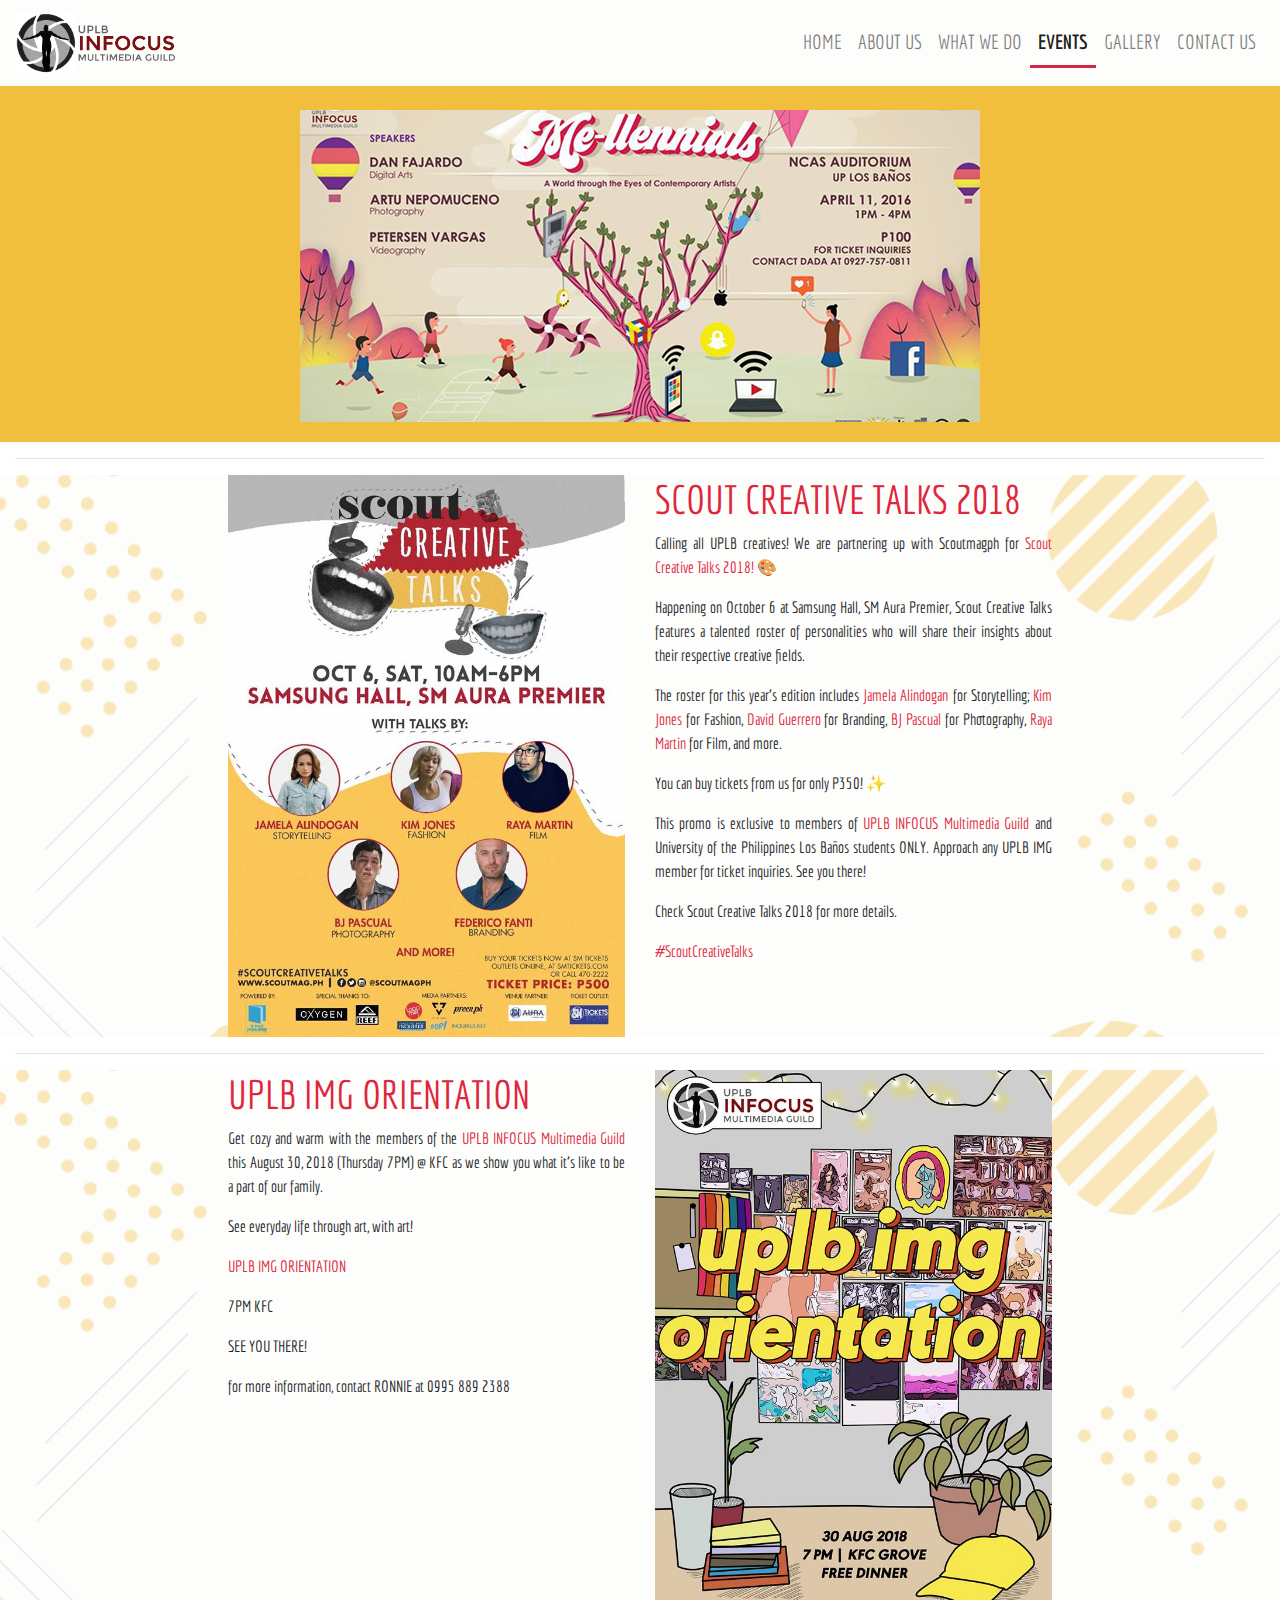
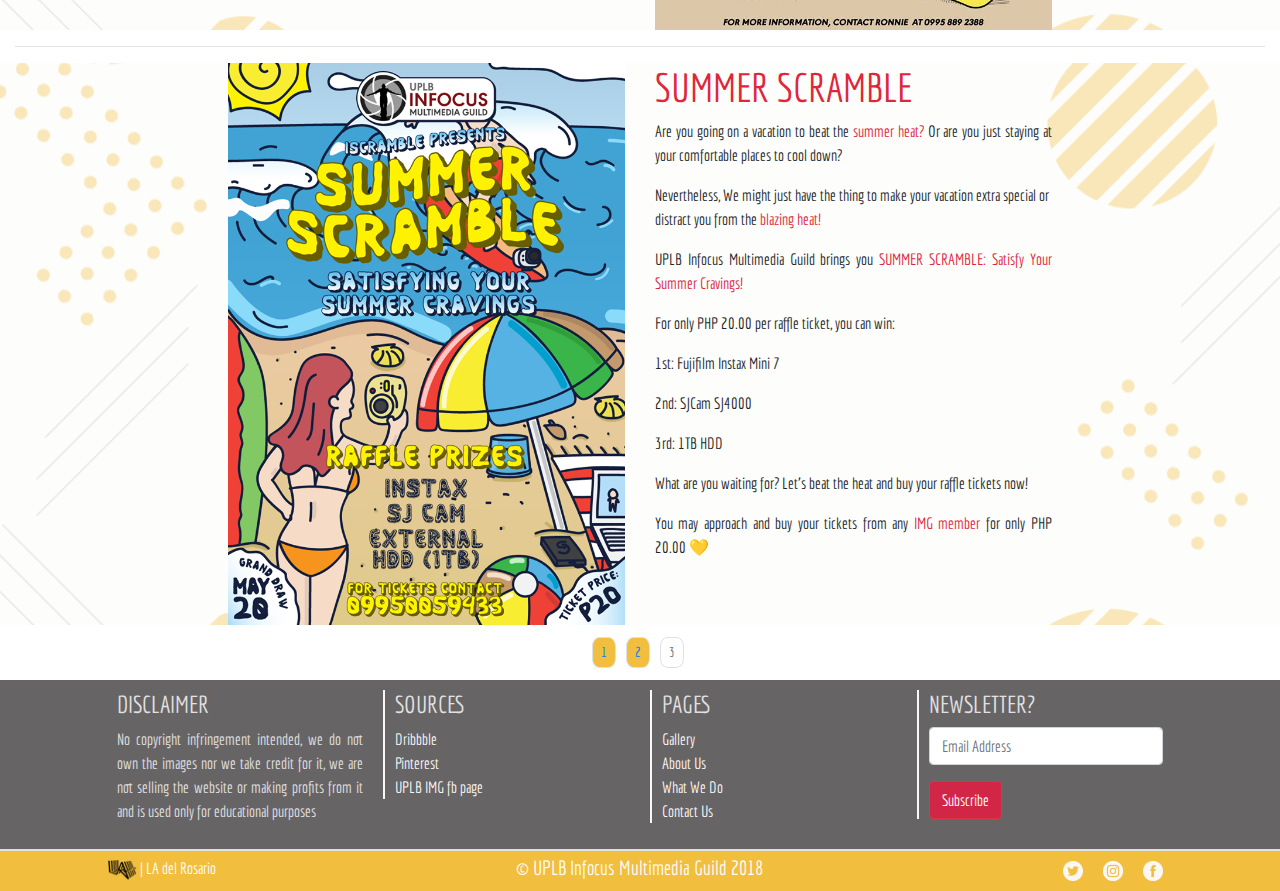
<file: events3.html>
<!DOCTYPE html>
<html>
<head>

	<meta charset="utf-8">
	<meta name="viewport" content="width=device-width, initial-scale=1.0,maximum-scale=1.0">
	<meta http-equiv="X-UA-Compatible" content="IE=Edge">

	<title>UPLB Infocus Multimedia Guild</title>

	<!-- fontawesome -->
	<link rel="stylesheet" href="https://use.fontawesome.com/releases/v5.4.1/css/all.css" integrity="sha384-5sAR7xN1Nv6T6+dT2mhtzEpVJvfS3NScPQTrOxhwjIuvcA67KV2R5Jz6kr4abQsz" crossorigin="anonymous">

	<!-- bootstrap css -->
	<link rel="stylesheet" href="https://maxcdn.bootstrapcdn.com/bootstrap/4.1.3/css/bootstrap.min.css">
	<script src="https://ajax.googleapis.com/ajax/libs/jquery/3.3.1/jquery.min.js"></script>
	<script src="https://cdnjs.cloudflare.com/ajax/libs/popper.js/1.14.3/umd/popper.min.js"></script>
	<script src="https://maxcdn.bootstrapcdn.com/bootstrap/4.1.3/js/bootstrap.min.js"></script>

	<!-- external css -->
	<link rel="stylesheet" type="text/css" href="assets/css/style.css">

	<!-- fabicon -->
	<link rel="icon" type="image/gif/png" href="assets/images/logo-img.png">

	<!-- google fonts -->
	<link href="https://fonts.googleapis.com/css?family=Barlow+Semi+Condensed|Economica|Electrolize|Monda|Orbitron" rel="stylesheet">
	<link href="https://fonts.googleapis.com/css?family=Advent+Pro:300|Changa:300|Jura:300" rel="stylesheet">
</head>
<body>
	<nav id="navbar" class="navbar navbar-expand-lg navbar-light sticky-top"> <!-- start of nav -->
		<a class="navbar-brand" href="index.html"><img src="assets/images/logo-img.jpg" class="logo-menu"><img src="assets/images/logo-text.png" class="logo-menu-text"></a>

		<button class="navbar-toggler" type="button" data-toggle="collapse" data-target="#navbar-nav">
			<span class="navbar-toggler-icon"></span>
		</button>

		<div id="navbar-nav" class="collapse navbar-collapse">
			<ul class="navbar-nav ml-auto">
				<li class="nav-item">
					<a href="home.html" class="nav-link">HOME</a>
				</li>
				<li class="nav-item">
					<a href="about-us.html" class="nav-link">ABOUT US</a>
				</li>
				<li class="nav-item">
					<a href="what-we-do.html" class="nav-link">WHAT WE DO</a>
				</li>
				<li class="nav-item">
					<a href="events.html" class="nav-link active">EVENTS</a>
				</li>
				<li class="nav-item">
					<a href="gallery.html" class="nav-link">GALLERY</a>
				</li>
				<li class="nav-item">
					<a href="contact-us.html" class="nav-link">CONTACT US</a>
				</li>
			</ul>
		</div>
	</nav> <!-- end of navbar -->

 	<div class="container-fluid">
 		<div class="row">
 			<div class="header-section-events col-lg-12 col-md-12 col-12 mx-0">
				<div class="header-contact-text col-lg-10 offset-lg-1 col-md-10 offset-md-1 col-12">
					<img class="events-header-image img-fluid" src="assets/images/events/events-header-3.png">
				</div>
			</div>
		</div>
		
		<hr>
		<div class="row main-background">
			<div class="col-lg-8 offset-lg-2 col-md-10 offset-md-1 col-10 offset-1">
				<div class="row">
					<div class="col-lg-6 col-md-6 col-12">
						<img class="img-fluid" src="assets/images/events/events9.jpg">
					</div>
					<div class="event-content col-lg-6 col-md-6 col-12">
						<h1 class="red">SCOUT CREATIVE TALKS 2018</h1>
						<p class="text-justify">Calling all UPLB creatives! We are partnering up with 
						Scoutmagph for <span class="red">Scout Creative Talks 2018!</span> 🎨

						<p class="text-justify">Happening on October 6 at Samsung Hall, SM Aura Premier, Scout Creative Talks features a talented roster of personalities who will share their insights about their respective creative fields.</p>

						<p class="text-justify">The roster for this year’s edition includes <span class="red">Jamela Alindogan</span> for Storytelling; <span class="red">Kim Jones</span> for Fashion, <span class="red">David Guerrero</span> for Branding, <span class="red">BJ Pascual</span> for Photography, <span class="red">Raya Martin</span> for Film, and more.</p>

						<p>You can buy tickets from us for only P350! ✨</p>

						<p class="text-justify">This promo is exclusive to members of <span class="red">UPLB INFOCUS Multimedia Guild</span> and University of the Philippines Los Baños students ONLY. Approach any UPLB IMG member for ticket inquiries. See you there!</p>

						<p>Check Scout Creative Talks 2018 for more details.</p>
						<p class="red">#ScoutCreativeTalks</p>
					</div>
				</div>
			</div>
		</div>
		<hr>

		<div class="row main-background">
			<div class="col-lg-8 offset-lg-2 col-md-10 offset-md-1 col-10 offset-1">
				<div class="row">
					<div class="event-content col-lg-6 order-lg-1 col-md-6 order-md-1 col-12 order-2">
						<h1 class="red">UPLB IMG ORIENTATION</h1>
						<p class="text-justify">Get cozy and warm with the members of the <span class="red">UPLB INFOCUS Multimedia Guild</span> this August 30, 2018 (Thursday 7PM) @ KFC as we show you what it's like to be a part of our family.</p>

						<p>See everyday life through art, with art!</p>

						<p class="red">UPLB IMG ORIENTATION</p>
						<p>7PM KFC</p>
						<p>SEE YOU THERE!</p>

						<p>for more information, contact RONNIE at 0995 889 2388</p>
					</div>
					<div class="col-lg-6 order-lg-2 col-md-6 order-md-2 col-12 order-1">
						<img class="img-fluid" src="assets/images/events/events8.jpg">
					</div>
				</div>
			</div>
		</div>

		<hr>

		<div class="row main-background">
			<div class="col-lg-8 offset-lg-2 col-md-10 offset-md-1 col-10 offset-1">
				<div class="row">
					<div class="col-lg-6 col-md-6 col-12">
						<img class="img-fluid" src="assets/images/events/events7.png">
					</div>
					<div class="event-content col-lg-6 col-md-6 col-12">
						<h1 class="red">SUMMER SCRAMBLE</h1>
						<p class="text-justify">Are you going on a vacation to beat the <span class="red">summer heat?</span> Or are you just staying at your comfortable places to cool down?</p>
						Nevertheless, We might just have the thing to make your vacation extra special or distract you from the <span class="red">blazing heat!</span></p>

						<p class="text-justify">UPLB Infocus Multimedia Guild brings you <span class="red">SUMMER SCRAMBLE: Satisfy Your Summer Cravings!</span></p>

						<p>For only PHP 20.00 per raffle ticket, you can win:</p>

						<p>1st: Fujifilm Instax Mini 7</p>
						<p>2nd: SJCam SJ4000</p>
						<p>3rd: 1TB HDD</p>

						<p class="text-justify">What are you waiting for? Let's beat the heat and buy your raffle tickets now!</p>

						<p class="text-justify">You may approach and buy your tickets from any <span class="red">IMG member</span> for only PHP 20.00 💛</p>
					</div>
					
				</div>
			</div>
		</div>

		<div class="col-lg-12 col-md-12 col12">
			<nav aria-label="...">
				  <ul class="pagination pagination-sm justify-content-center">
				    <li class="page-item">
				      <a class="page-link" href="events.html" tabindex="-1">1</a>
				    </li>
				    <li class="page-item"><a class="page-link" href="events2.html">2</a></li>
				    <li class="page-item disabled"><a class="page-link" href="events3.html">3</a></li>
				  </ul>
			</nav>
		</div>
	
	</div> <!-- end of fluid container -->

	<!-- start of footer -->
	<footer class="container-fluid px-0 mx-0">

		<div class="row mx-0">
			<div class="col-lg-10 offset-lg-1 col-md-12 col-12">
				<div class="row">
					<div class="col-lg-3 col-md-3 col-3 footer-col">
						
						<h4>DISCLAIMER</h4>
						<p>No copyright infringement intended, we do not own the images nor we take credit for it, we are not selling the website or making profits from it and is used only for educational purposes</p>
						
					</div>
					<div class="col-lg-3 col-md-3 col-3 footer-col">
						<div class="footer-col-1">
						<h4>SOURCES</h4>
						<ul>
							<li><a href="https://dribbble.com/" target="_blank">Dribbble</a></li>
							<li><a href="https://www.pinterest.ph/" target="_blank">Pinterest</a></li>
							<li><a href="https://www.facebook.com/uplbimg" target="_blank">UPLB IMG fb page</a></li>
						</ul>
						</div>
					</div>
					<div class="col-lg-3 col-md-3 col-3  footer-col">
						<div class="footer-col-1">
						<h4>PAGES</h4>
						<ul>
							<li><a href="gallery.html">Gallery</a></li>
							<li><a href="about-us.html">About Us</a></li>
							<li><a href="what-we-do.html">What We Do</a></li>
							<li><a href="contact-us.html">Contact Us</a></li>
						</ul>
						</div>
					</div>
					<div class="col-lg-3 col-md-3 col-3 footer-col">
						<div class="footer-col-1">
						<h4>NEWSLETTER?</h4>
						<form>
						  <div class="form-group">
						    <input type="email" class="form-control" id="exampleInputEmail1" aria-describedby="emailHelp" placeholder="Email Address"> 
						  </div>
						  <!-- <div class="form-group">
						    <input type="text" class="form-control" id="exampleInputPassword1" placeholder="Name">
						  </div> -->
						  	<button type="submit" class="btn  btn-danger mx-auto">Subscribe</button>
						</form>
						</div>
					</div>
				</div>
			</div>
		</div>

		<div class="row last-footer mx-0">
			<div class="col-lg-10 offset-lg-1 col-md-12 col-12">
				<div class="row">
					<div class="col-lg-4 col-md-4 col-4 la-section px-0">
						<a href="https://la-delrosario.github.io/portfolio01/"><img src="assets/images/social-media/logo.png" class="LA-logo"> | LA del Rosario</a>
					</div>
					<div class="col-lg-4 col-md-4 col-4 copyright-section text-center">
						<h5 class="text-center">&copy; UPLB Infocus Multimedia Guild 2018</h5>
					</div>
					<div class="col-lg-4 col-md-4 col-4 px-0">
						<a href="https://www.facebook.com/uplbimg" target="_blank"><img src="assets/images/social-media/fb-logo.png" class="socials-footer"></a>
						<a href="https://www.instagram.com/uplbimg/" target="_blank"><img src="assets/images/social-media/instagram-logo.png" class="socials-footer"></a>
						<a href="https://twitter.com/uplbimg" target="_blank"><img src="assets/images/social-media/twitter-logo.png" class="socials-footer"></a>
					</div>
				</div>
			</div>
		</div>
	</footer>
	
	<!-- aos animate -->
	<script src="https://unpkg.com/aos@next/dist/aos.js"></script>
  	<script>
    	AOS.init();
  	</script>
</html>
</file>
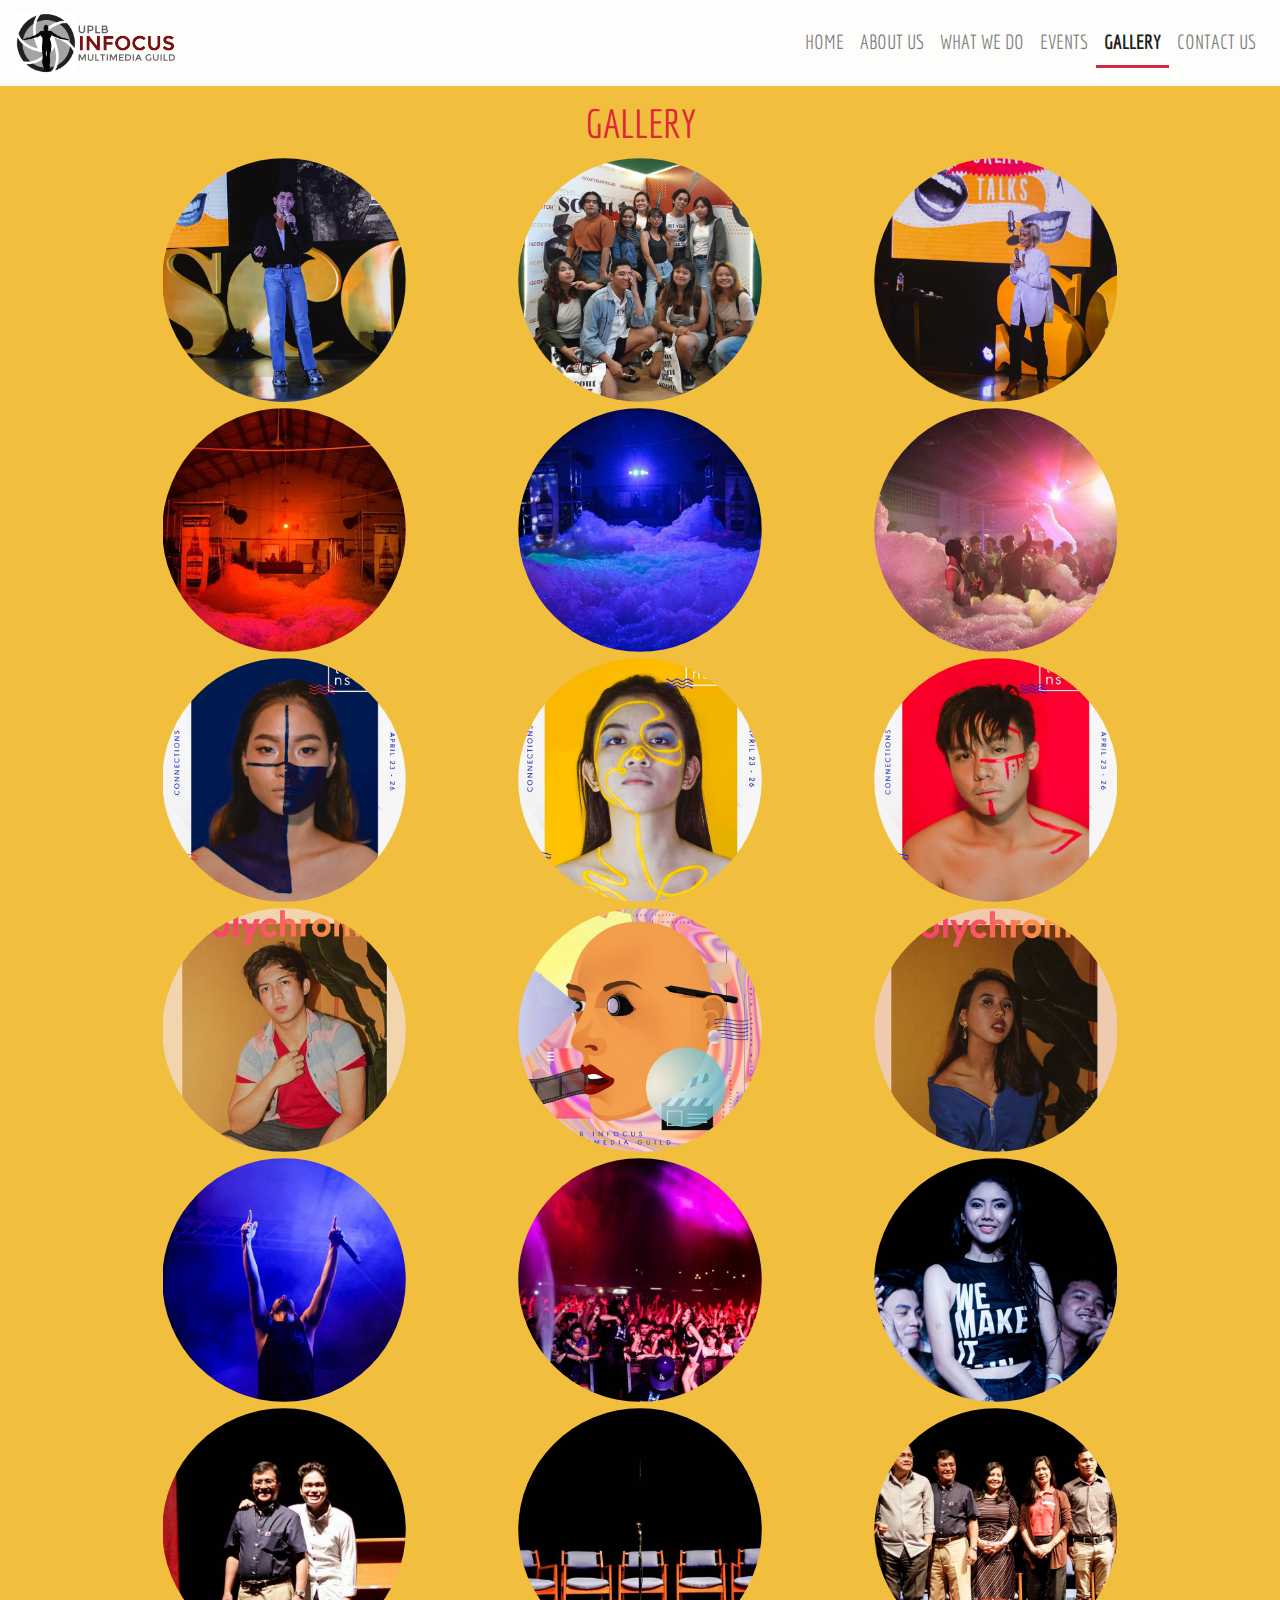
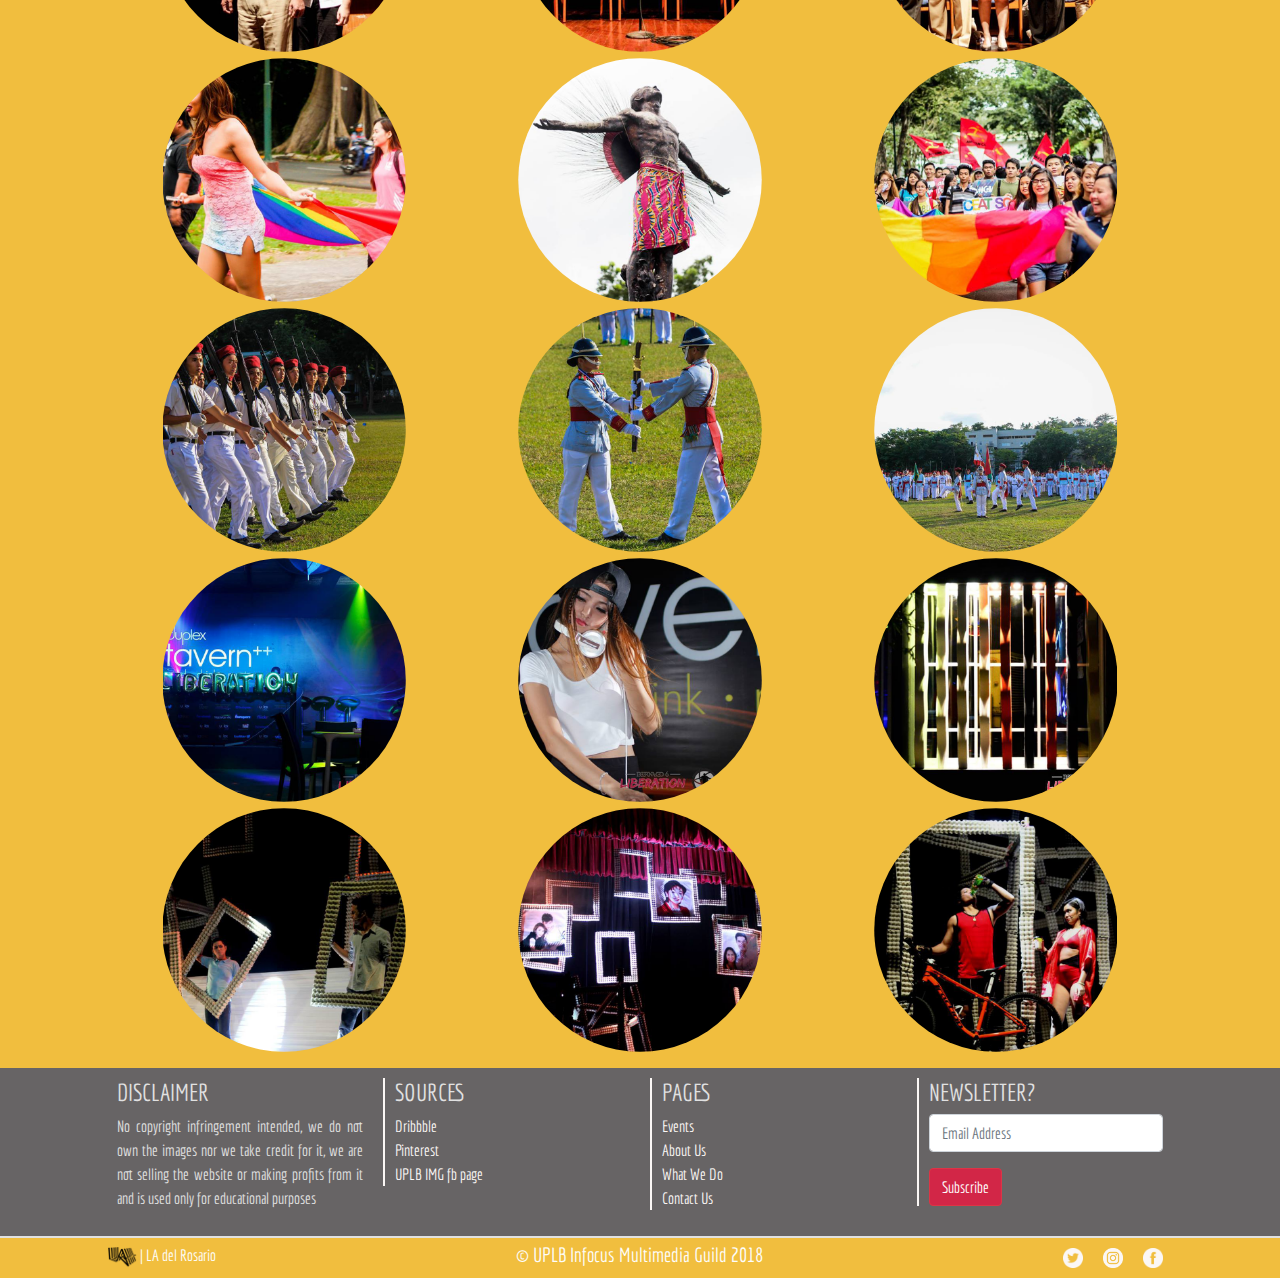
<file: gallery.html>
<!DOCTYPE html>
<html>
<head>

	<meta charset="utf-8">
	<meta name="viewport" content="width=device-width, initial-scale=1.0,maximum-scale=1.0,shrink-to-fit=no">
	<meta http-equiv="X-UA-Compatible" content="IE=Edge">

	<title>UPLB Infocus Multimedia Guild</title>

	<!-- fontawesome -->
	<link rel="stylesheet" href="https://use.fontawesome.com/releases/v5.4.1/css/all.css" integrity="sha384-5sAR7xN1Nv6T6+dT2mhtzEpVJvfS3NScPQTrOxhwjIuvcA67KV2R5Jz6kr4abQsz" crossorigin="anonymous">

	<!-- bootstrap css -->
	<link rel="stylesheet" href="https://maxcdn.bootstrapcdn.com/bootstrap/4.1.3/css/bootstrap.min.css">
	<script src="https://ajax.googleapis.com/ajax/libs/jquery/3.3.1/jquery.min.js"></script>
	<script src="https://cdnjs.cloudflare.com/ajax/libs/popper.js/1.14.3/umd/popper.min.js"></script>
	<script src="https://maxcdn.bootstrapcdn.com/bootstrap/4.1.3/js/bootstrap.min.js"></script>

	<!-- external css -->
	<link rel="stylesheet" type="text/css" href="assets/css/style.css">

	<!-- fabicon -->
	<link rel="icon" type="image/gif/png" href="assets/images/logo-img.png">

	<!-- google fonts -->
	<link href="https://fonts.googleapis.com/css?family=Barlow+Semi+Condensed|Economica|Electrolize|Monda|Orbitron" rel="stylesheet">
	<link href="https://fonts.googleapis.com/css?family=Advent+Pro:300|Changa:300|Jura:300" rel="stylesheet">
</head>
<body>
	<nav id="navbar" class="navbar navbar-expand-lg navbar-light sticky-top"> <!-- start of nav -->
		<a class="navbar-brand" href="index.html"><img src="assets/images/logo-img.jpg" class="logo-menu"><img src="assets/images/logo-text.png" class="logo-menu-text"></a>

		<button class="navbar-toggler" type="button" data-toggle="collapse" data-target="#navbar-nav">
			<span class="navbar-toggler-icon"></span>
		</button>

		<div id="navbar-nav" class="collapse navbar-collapse">
			<ul class="navbar-nav ml-auto">
				<li class="nav-item">
					<a href="home.html" class="nav-link">HOME</a>
				</li>
				<li class="nav-item">
					<a href="about-us.html" class="nav-link">ABOUT US</a>
				</li>
				<li class="nav-item">
					<a href="what-we-do.html" class="nav-link">WHAT WE DO</a>
				</li>
				<li class="nav-item">
					<a href="events.html" class="nav-link">EVENTS</a>
				</li>
				<li class="nav-item">
					<a href="gallery.html" class="nav-link active">GALLERY</a>
				</li>
				<li class="nav-item">
					<a href="contact-us.html" class="nav-link">CONTACT US</a>
				</li>
			</ul>
		</div>
	</nav> <!-- end of navbar -->


	<!-- start of gallery -->
 	<div class="container-fluid background-solid ">
			<h1 class="text-center red">GALLERY</h1>
			<div class="row">
						
				<div class="col-lg-10 offset-lg-1 col-md-12 col-12">
						<div class="row">
							<div class="col-lg-4 col-md-4 col-4">
								<div class="gallery-item" data-toggle="modal" data-target="#modal-2">
									<img class=" img-fluid images img-circle img-mobile" src="assets/images/gallery/gal2.png">
								</div>
							</div>
							<div class="col-lg-4 col-md-4 col-4">
								<div class="gallery-item" data-toggle="modal" data-target="#modal-1">
									<img class="img-fluid images img-circle img-mobile" src="assets/images//gallery/gal1.png">
								</div>
							</div>
								<div class="col-lg-4 col-md-4 col-4">
								<div class="gallery-item" data-toggle="modal" data-target="#modal-3">
									<img class=" img-fluid images img-circle img-mobile" src="assets/images/gallery/gal3.png">
								</div>
							</div>
						</div>


						<div class="row"> 
							<div class="col-lg-4 col-md-4 col-4">
								<div class="gallery-item" data-toggle="modal" data-target="#modal-4">
									<img class=" img-fluid images img-circle img-mobile" src="assets/images/gallery/gal4.png">
								</div>
							</div>
							<div class="col-lg-4 col-md-4 col-4">
								<div class="gallery-item" data-toggle="modal" data-target="#modal-5">
									<img class="img-fluid images img-circle img-mobile" src="assets/images//gallery/gal5.png">
								</div>
							</div>
								<div class="col-lg-4 col-md-4 col-4">
								<div class="gallery-item" data-toggle="modal" data-target="#modal-6">
									<img class=" img-fluid images img-circle img-mobile" src="assets/images/gallery/gal6.png">
								</div>
							</div>
						</div>


						<div class="row"> 
							<div class="col-lg-4 col-md-4 col-4">
								<div class="gallery-item" data-toggle="modal" data-target="#modal-7">
									<img class=" img-fluid images img-circle img-mobile" src="assets/images/gallery/gal7.png">
								</div>
							</div>
							<div class="col-lg-4 col-md-4 col-4">
								<div class="gallery-item" data-toggle="modal" data-target="#modal-8">
									<img class="img-fluid images img-circle img-mobile" src="assets/images//gallery/gal8.png">
								</div>
							</div>
								<div class="col-lg-4 col-md-4 col-4">
								<div class="gallery-item" data-toggle="modal" data-target="#modal-9">
									<img class=" img-fluid images img-circle img-mobile" src="assets/images/gallery/gal9.png">
								</div>
							</div>
						</div>


						<div class="row"> 
							<div class="col-lg-4 col-md-4 col-4">
								<div class="gallery-item" data-toggle="modal" data-target="#modal-10">
									<img class=" img-fluid images img-circle img-mobile" src="assets/images/gallery/gal10.png">
								</div>
							</div>
							<div class="col-lg-4 col-md-4 col-4">
								<div class="gallery-item" data-toggle="modal" data-target="#modal-11">
									<img class="img-fluid images img-circle img-mobile" src="assets/images//gallery/gal11.png">
								</div>
							</div>
								<div class="col-lg-4 col-md-4 col-4">
								<div class="gallery-item" data-toggle="modal" data-target="#modal-12">
									<img class=" img-fluid images img-circle img-mobile" src="assets/images/gallery/gal12.png">
								</div>
							</div>
						</div>
						

						<div class="row"> 
							<div class="col-lg-4 col-md-4 col-4">
								<div class="gallery-item" data-toggle="modal" data-target="#modal-13">
									<img class=" img-fluid images img-circle img-mobile" src="assets/images/gallery/gal13.png">
								</div>
							</div>
							<div class="col-lg-4 col-md-4 col-4">
								<div class="gallery-item" data-toggle="modal" data-target="#modal-14">
									<img class="img-fluid images img-circle img-mobile" src="assets/images//gallery/gal14.png">
								</div>
							</div>
								<div class="col-lg-4 col-md-4 col-4">
								<div class="gallery-item" data-toggle="modal" data-target="#modal-15">
									<img class=" img-fluid images img-circle img-mobile" src="assets/images/gallery/gal15.png">
								</div>
							</div>
						</div>


						<div class="row"> 
							<div class="col-lg-4 col-md-4 col-4">
								<div class="gallery-item" data-toggle="modal" data-target="#modal-16">
									<img class=" img-fluid images img-circle img-mobile" src="assets/images/gallery/gal16.png">
								</div>
							</div>
							<div class="col-lg-4 col-md-4 col-4">
								<div class="gallery-item" data-toggle="modal" data-target="#modal-17">
									<img class="img-fluid images img-circle img-mobile" src="assets/images//gallery/gal17.png">
								</div>
							</div>
								<div class="col-lg-4 col-md-4 col-4">
								<div class="gallery-item" data-toggle="modal" data-target="#modal-18">
									<img class=" img-fluid images img-circle img-mobile" src="assets/images/gallery/gal18.png">
								</div>
							</div>
						</div>


						<div class="row"> 
							<div class="col-lg-4 col-md-4 col-4">
								<div class="gallery-item" data-toggle="modal" data-target="#modal-19">
									<img class=" img-fluid images img-circle img-mobile" src="assets/images/gallery/gal19.png">
								</div>
							</div>
							<div class="col-lg-4 col-md-4 col-4">
								<div class="gallery-item" data-toggle="modal" data-target="#modal-20">
									<img class="img-fluid images img-circle img-mobile" src="assets/images//gallery/gal20.png">
								</div>
							</div>
								<div class="col-lg-4 col-md-4 col-4">
								<div class="gallery-item" data-toggle="modal" data-target="#modal-21">
									<img class=" img-fluid images img-circle img-mobile" src="assets/images/gallery/gal21.png">
								</div>
							</div>
						</div>


						<div class="row"> 
							<div class="col-lg-4 col-md-4 col-4">
								<div class="gallery-item" data-toggle="modal" data-target="#modal-22">
									<img class=" img-fluid images img-circle img-mobile" src="assets/images/gallery/gal22.png">
								</div>
							</div>
							<div class="col-lg-4 col-md-4 col-4">
								<div class="gallery-item" data-toggle="modal" data-target="#modal-23">
									<img class="img-fluid images img-circle img-mobile" src="assets/images//gallery/gal23.png">
								</div>
							</div>
								<div class="col-lg-4 col-md-4 col-4">
								<div class="gallery-item" data-toggle="modal" data-target="#modal-24">
									<img class=" img-fluid images img-circle img-mobile" src="assets/images/gallery/gal24.png">
								</div>
							</div>
						</div>


						<div class="row"> 
							<div class="col-lg-4 col-md-4 col-4">
								<div class="gallery-item" data-toggle="modal" data-target="#modal-25">
									<img class=" img-fluid images img-circle img-mobile" src="assets/images/gallery/gal25.png">
								</div>
							</div>
							<div class="col-lg-4 col-md-4 col-4">
								<div class="gallery-item" data-toggle="modal" data-target="#modal-26">
									<img class="img-fluid images img-circle img-mobile" src="assets/images//gallery/gal26.png">
								</div>
							</div>
								<div class="col-lg-4 col-md-4 col-4">
								<div class="gallery-item" data-toggle="modal" data-target="#modal-27">
									<img class=" img-fluid images img-circle img-mobile" src="assets/images/gallery/gal27.png">
								</div>
							</div>
						</div>


						<div class="row"> 
							<div class="col-lg-4 col-md-4 col-4">
								<div class="gallery-item" data-toggle="modal" data-target="#modal-28">
									<img class=" img-fluid images img-circle img-mobile" src="assets/images/gallery/gal28.png">
								</div>
							</div>
							<div class="col-lg-4 col-md-4 col-4">
								<div class="gallery-item" data-toggle="modal" data-target="#modal-29">
									<img class="img-fluid images img-circle img-mobile" src="assets/images//gallery/gal29.png">
								</div>
							</div>
								<div class="col-lg-4 col-md-4 col-4">
								<div class="gallery-item" data-toggle="modal" data-target="#modal-30">
									<img class=" img-fluid images img-circle img-mobile" src="assets/images/gallery/gal30.png">
								</div>
							</div>
						</div>

						
						<!-- modal itslef -->
						<div id="modal-1" class="modal fade">
							<div class="modal-dialog" role="document">
								<div class="modal-content">
									<div class="modal-header">
										<h5 class="modal-title">UPLB IMG @ the Scout Creative Talks 2018</h5>
										<button type="button" class="close" data-dismiss="modal">
										<span aria-hidden= "true"> &times; </span>
									 	</button>
									</div> <!-- end of modal header -->
								<div class="modal-body">
									<img class="img-fluid" src="assets/images/gallery/gal1.png">
								</div> <!-- end of modal body -->

								<div class="modal-footer">
									<button class="btn btn-danger" data-dismiss="modal">Close</button>
								</div> <!-- end of modal-footer -->
									
								</div> <!-- end of modal content -->
							</div> <!-- end 0f modal dialog -->
						</div> <!-- end of modal -->

						<div id="modal-2" class="modal fade">
							<div class="modal-dialog" role="document">
								<div class="modal-content">
									<div class="modal-header">
										<h5 class="modal-title">One of the country's top fashion and portrait photographer BJ Pascual talking about inspo and references</h5>
										<button type="button" class="close" data-dismiss="modal">
										<span aria-hidden= "true"> &times; </span>
									 	</button>
									</div> <!-- end of modal header -->
								<div class="modal-body">
									<img class="img-fluid" src="assets/images/gallery/gal2.png">
								</div> <!-- end of modal body -->

								<div class="modal-footer">
									<button class="btn btn-danger" data-dismiss="modal">Close</button>
								</div> <!-- end of modal-footer -->
									
								</div> <!-- end of modal content -->
							</div> <!-- end 0f modal dialog -->
						</div> <!-- end of modal -->

						<div id="modal-3" class="modal fade">
							<div class="modal-dialog" role="document">
								<div class="modal-content">
									<div class="modal-header">
										<h5 class="modal-title">Digital creative, social media influencer and style icon Kim Jones tackles collaboration in the fashion industry</h5>
										<button type="button" class="close" data-dismiss="modal">
										<span aria-hidden= "true"> &times; </span>
									 	</button>
									</div> <!-- end of modal header -->
								<div class="modal-body">
									<img class="img-fluid" src="assets/images/gallery/gal3.png">
								</div> <!-- end of modal body -->

								<div class="modal-footer">
									<button class="btn btn-danger" data-dismiss="modal">Close</button>
								</div> <!-- end of modal-footer -->
									
								</div> <!-- end of modal content -->
							</div> <!-- end 0f modal dialog -->
						</div> <!-- end of modal -->

						<div id="modal-4" class="modal fade">
							<div class="modal-dialog" role="document">
								<div class="modal-content">
									<div class="modal-header">
										<h5 class="modal-title">LABAY FOAM PARTY VII</h5>
										<button type="button" class="close" data-dismiss="modal">
										<span aria-hidden= "true"> &times; </span>
									 	</button>
									</div> <!-- end of modal header -->
								<div class="modal-body">
									<img class="img-fluid" src="assets/images/gallery/gal4.png">
								</div> <!-- end of modal body -->

								<div class="modal-footer">
									<button class="btn btn-danger" data-dismiss="modal">Close</button>
								</div> <!-- end of modal-footer -->
									
								</div> <!-- end of modal content -->
							</div> <!-- end 0f modal dialog -->
						</div> <!-- end of modal -->

						<div id="modal-5" class="modal fade">
							<div class="modal-dialog" role="document">
								<div class="modal-content">
									<div class="modal-header">
										<h5 class="modal-title">LABAY FOAM PARTY VII</h5>
										<button type="button" class="close" data-dismiss="modal">
										<span aria-hidden= "true"> &times; </span>
									 	</button>
									</div> <!-- end of modal header -->
								<div class="modal-body">
									<img class="img-fluid" src="assets/images/gallery/gal5.png">
								</div> <!-- end of modal body -->

								<div class="modal-footer">
									<button class="btn btn-danger" data-dismiss="modal">Close</button>
								</div> <!-- end of modal-footer -->
									
								</div> <!-- end of modal content -->
							</div> <!-- end 0f modal dialog -->
						</div> <!-- end of modal -->

						<div id="modal-6" class="modal fade">
							<div class="modal-dialog" role="document">
								<div class="modal-content">
									<div class="modal-header">
										<h5 class="modal-title">LABAY FOAM PARTY VII</h5>
										<button type="button" class="close" data-dismiss="modal">
										<span aria-hidden= "true"> &times; </span>
									 	</button>
									</div> <!-- end of modal header -->
								<div class="modal-body">
									<img class="img-fluid" src="assets/images/gallery/gal6.png">
								</div> <!-- end of modal body -->

								<div class="modal-footer">
									<button class="btn btn-danger" data-dismiss="modal">Close</button>
								</div> <!-- end of modal-footer -->
									
								</div> <!-- end of modal content -->
							</div> <!-- end 0f modal dialog -->
						</div> <!-- end of modal -->

						<div id="modal-7" class="modal fade">
							<div class="modal-dialog" role="document">
								<div class="modal-content">
									<div class="modal-header">
										<h5 class="modal-title">Publicity photos for CONNECTIONS: An Exhibit</h5>
										<button type="button" class="close" data-dismiss="modal">
										<span aria-hidden= "true"> &times; </span>
									 	</button>
									</div> <!-- end of modal header -->
								<div class="modal-body">
									<img class="img-fluid" src="assets/images/gallery/gal7.png">
								</div> <!-- end of modal body -->

								<div class="modal-footer">
									<button class="btn btn-danger" data-dismiss="modal">Close</button>
								</div> <!-- end of modal-footer -->
									
								</div> <!-- end of modal content -->
							</div> <!-- end 0f modal dialog -->
						</div> <!-- end of modal -->

						<div id="modal-8" class="modal fade">
							<div class="modal-dialog" role="document">
								<div class="modal-content">
									<div class="modal-header">
										<h5 class="modal-title">Publicity photos for CONNECTIONS: An Exhibit</h5>
										<button type="button" class="close" data-dismiss="modal">
										<span aria-hidden= "true"> &times; </span>
									 	</button>
									</div> <!-- end of modal header -->
								<div class="modal-body">
									<img class="img-fluid" src="assets/images/gallery/gal8.png">
								</div> <!-- end of modal body -->

								<div class="modal-footer">
									<button class="btn btn-danger" data-dismiss="modal">Close</button>
								</div> <!-- end of modal-footer -->
									
								</div> <!-- end of modal content -->
							</div> <!-- end 0f modal dialog -->
						</div> <!-- end of modal -->

						<div id="modal-9" class="modal fade">
							<div class="modal-dialog" role="document">
								<div class="modal-content">
									<div class="modal-header">
										<h5 class="modal-title">Publicity photos for CONNECTIONS: An Exhibit</h5>
										<button type="button" class="close" data-dismiss="modal">
										<span aria-hidden= "true"> &times; </span>
									 	</button>
									</div> <!-- end of modal header -->
								<div class="modal-body">
									<img class="img-fluid" src="assets/images/gallery/gal9.png">
								</div> <!-- end of modal body -->

								<div class="modal-footer">
									<button class="btn btn-danger" data-dismiss="modal">Close</button>
								</div> <!-- end of modal-footer -->
									
								</div> <!-- end of modal content -->
							</div> <!-- end 0f modal dialog -->
						</div> <!-- end of modal -->

						<div id="modal-10" class="modal fade">
							<div class="modal-dialog" role="document">
								<div class="modal-content">
									<div class="modal-header">
										<h5 class="modal-title">Publicity photos for ARTISTALK:Polychrome</h5>
										<button type="button" class="close" data-dismiss="modal">
										<span aria-hidden= "true"> &times; </span>
									 	</button>
									</div> <!-- end of modal header -->
								<div class="modal-body">
									<img class="img-fluid" src="assets/images/gallery/gal10.png">
								</div> <!-- end of modal body -->

								<div class="modal-footer">
									<button class="btn btn-danger" data-dismiss="modal">Close</button>
								</div> <!-- end of modal-footer -->
									
								</div> <!-- end of modal content -->
							</div> <!-- end 0f modal dialog -->
						</div> <!-- end of modal -->

						<div id="modal-11" class="modal fade">
							<div class="modal-dialog" role="document">
								<div class="modal-content">
									<div class="modal-header">
										<h5 class="modal-title">Publicity photos for ARTISTALK:Polychrome</h5>
										<button type="button" class="close" data-dismiss="modal">
										<span aria-hidden= "true"> &times; </span>
									 	</button>
									</div> <!-- end of modal header -->
								<div class="modal-body">
									<img class="img-fluid" src="assets/images/gallery/gal11.png">
								</div> <!-- end of modal body -->

								<div class="modal-footer">
									<button class="btn btn-danger" data-dismiss="modal">Close</button>
								</div> <!-- end of modal-footer -->
									
								</div> <!-- end of modal content -->
							</div> <!-- end 0f modal dialog -->
						</div> <!-- end of modal -->

						<div id="modal-12" class="modal fade">
							<div class="modal-dialog" role="document">
								<div class="modal-content">
									<div class="modal-header">
										<h5 class="modal-title">Publicity photos for ARTISTALK:Polychrome</h5>
										<button type="button" class="close" data-dismiss="modal">
										<span aria-hidden= "true"> &times; </span>
									 	</button>
									</div> <!-- end of modal header -->
								<div class="modal-body">
									<img class="img-fluid" src="assets/images/gallery/gal12.png">
								</div> <!-- end of modal body -->

								<div class="modal-footer">
									<button class="btn btn-danger" data-dismiss="modal">Close</button>
								</div> <!-- end of modal-footer -->
									
								</div> <!-- end of modal content -->
							</div> <!-- end 0f modal dialog -->
						</div> <!-- end of modal -->

						<div id="modal-13" class="modal fade">
							<div class="modal-dialog" role="document">
								<div class="modal-content">
									<div class="modal-header">
										<h5 class="modal-title">Outtake from HYDRO Laguna</h5>
										<button type="button" class="close" data-dismiss="modal">
										<span aria-hidden= "true"> &times; </span>
									 	</button>
									</div> <!-- end of modal header -->
								<div class="modal-body">
									<img class="img-fluid" src="assets/images/gallery/gal13.png">
								</div> <!-- end of modal body -->

								<div class="modal-footer">
									<button class="btn btn-danger" data-dismiss="modal">Close</button>
								</div> <!-- end of modal-footer -->
									
								</div> <!-- end of modal content -->
							</div> <!-- end 0f modal dialog -->
						</div> <!-- end of modal -->

						<div id="modal-14" class="modal fade">
							<div class="modal-dialog" role="document">
								<div class="modal-content">
									<div class="modal-header">
										<h5 class="modal-title">Outtake from HYDRO Laguna</h5>
										<button type="button" class="close" data-dismiss="modal">
										<span aria-hidden= "true"> &times; </span>
									 	</button>
									</div> <!-- end of modal header -->
								<div class="modal-body">
									<img class="img-fluid" src="assets/images/gallery/gal14.png">
								</div> <!-- end of modal body -->

								<div class="modal-footer">
									<button class="btn btn-danger" data-dismiss="modal">Close</button>
								</div> <!-- end of modal-footer -->
									
								</div> <!-- end of modal content -->
							</div> <!-- end 0f modal dialog -->
						</div> <!-- end of modal -->

						<div id="modal-15" class="modal fade">
							<div class="modal-dialog" role="document">
								<div class="modal-content">
									<div class="modal-header">
										<h5 class="modal-title">Outtake from HYDRO Laguna</h5>
										<button type="button" class="close" data-dismiss="modal">
										<span aria-hidden= "true"> &times; </span>
									 	</button>
									</div> <!-- end of modal header -->
								<div class="modal-body">
									<img class="img-fluid" src="assets/images/gallery/gal15.png">
								</div> <!-- end of modal body -->

								<div class="modal-footer">
									<button class="btn btn-danger" data-dismiss="modal">Close</button>
								</div> <!-- end of modal-footer -->
									
								</div> <!-- end of modal content -->
							</div> <!-- end 0f modal dialog -->
						</div> <!-- end of modal -->

						<div id="modal-16" class="modal fade">
							<div class="modal-dialog" role="document">
								<div class="modal-content">
									<div class="modal-header">
										<h5 class="modal-title">The Forum IV: Assessing Duterte's First 100 Days</h5>
										<button type="button" class="close" data-dismiss="modal">
										<span aria-hidden= "true"> &times; </span>
									 	</button>
									</div> <!-- end of modal header -->
								<div class="modal-body">
									<img class="img-fluid" src="assets/images/gallery/gal16.png">
								</div> <!-- end of modal body -->

								<div class="modal-footer">
									<button class="btn btn-danger" data-dismiss="modal">Close</button>
								</div> <!-- end of modal-footer -->
									
								</div> <!-- end of modal content -->
							</div> <!-- end 0f modal dialog -->
						</div> <!-- end of modal -->

						<div id="modal-17" class="modal fade">
							<div class="modal-dialog" role="document">
								<div class="modal-content">
									<div class="modal-header">
										<h5 class="modal-title">The Forum IV: Assessing Duterte's First 100 Days</h5>
										<button type="button" class="close" data-dismiss="modal">
										<span aria-hidden= "true"> &times; </span>
									 	</button>
									</div> <!-- end of modal header -->
								<div class="modal-body">
									<img class="img-fluid" src="assets/images/gallery/gal17.png">
								</div> <!-- end of modal body -->

								<div class="modal-footer">
									<button class="btn btn-danger" data-dismiss="modal">Close</button>
								</div> <!-- end of modal-footer -->
									
								</div> <!-- end of modal content -->
							</div> <!-- end 0f modal dialog -->
						</div> <!-- end of modal -->

						<div id="modal-18" class="modal fade">
							<div class="modal-dialog" role="document">
								<div class="modal-content">
									<div class="modal-header">
										<h5 class="modal-title">The Forum IV: Assessing Duterte's First 100 Days</h5>
										<button type="button" class="close" data-dismiss="modal">
										<span aria-hidden= "true"> &times; </span>
									 	</button>
									</div> <!-- end of modal header -->
								<div class="modal-body">
									<img class="img-fluid" src="assets/images/gallery/gal18.png">
								</div> <!-- end of modal body -->

								<div class="modal-footer">
									<button class="btn btn-danger" data-dismiss="modal">Close</button>
								</div> <!-- end of modal-footer -->
									
								</div> <!-- end of modal content -->
							</div> <!-- end 0f modal dialog -->
						</div> <!-- end of modal -->

						<div id="modal-19" class="modal fade">
							<div class="modal-dialog" role="document">
								<div class="modal-content">
									<div class="modal-header">
										<h5 class="modal-title">Shot from the very first Southern Tagalog Pride March</h5>
										<button type="button" class="close" data-dismiss="modal">
										<span aria-hidden= "true"> &times; </span>
									 	</button>
									</div> <!-- end of modal header -->
								<div class="modal-body">
									<img class="img-fluid" src="assets/images/gallery/gal19.png">
								</div> <!-- end of modal body -->

								<div class="modal-footer">
									<button class="btn btn-danger" data-dismiss="modal">Close</button>
								</div> <!-- end of modal-footer -->
									
								</div> <!-- end of modal content -->
							</div> <!-- end 0f modal dialog -->
						</div> <!-- end of modal -->

						<div id="modal-20" class="modal fade">
							<div class="modal-dialog" role="document">
								<div class="modal-content">
									<div class="modal-header">
										<h5 class="modal-title">Shot from the very first Southern Tagalog Pride March</h5>
										<button type="button" class="close" data-dismiss="modal">
										<span aria-hidden= "true"> &times; </span>
									 	</button>
									</div> <!-- end of modal header -->
								<div class="modal-body">
									<img class="img-fluid" src="assets/images/gallery/gal20.png">
								</div> <!-- end of modal body -->

								<div class="modal-footer">
									<button class="btn btn-danger" data-dismiss="modal">Close</button>
								</div> <!-- end of modal-footer -->
									
								</div> <!-- end of modal content -->
							</div> <!-- end 0f modal dialog -->
						</div> <!-- end of modal -->

						<div id="modal-21" class="modal fade">
							<div class="modal-dialog" role="document">
								<div class="modal-content">
									<div class="modal-header">
										<h5 class="modal-title">Shot from the very first Southern Tagalog Pride March</h5>
										<button type="button" class="close" data-dismiss="modal">
										<span aria-hidden= "true"> &times; </span>
									 	</button>
									</div> <!-- end of modal header -->
								<div class="modal-body">
									<img class="img-fluid" src="assets/images/gallery/gal21.png">
								</div> <!-- end of modal body -->

								<div class="modal-footer">
									<button class="btn btn-danger" data-dismiss="modal">Close</button>
								</div> <!-- end of modal-footer -->
									
								</div> <!-- end of modal content -->
							</div> <!-- end 0f modal dialog -->
						</div> <!-- end of modal -->

						<div id="modal-22" class="modal fade">
							<div class="modal-dialog" role="document">
								<div class="modal-content">
									<div class="modal-header">
										<h5 class="modal-title">UPLB ROTC RING HOP CEREMONY AND GRADUATION BALL</h5>
										<button type="button" class="close" data-dismiss="modal">
										<span aria-hidden= "true"> &times; </span>
									 	</button>
									</div> <!-- end of modal header -->
								<div class="modal-body">
									<img class="img-fluid" src="assets/images/gallery/gal22.png">
								</div> <!-- end of modal body -->

								<div class="modal-footer">
									<button class="btn btn-danger" data-dismiss="modal">Close</button>
								</div> <!-- end of modal-footer -->
									
								</div> <!-- end of modal content -->
							</div> <!-- end 0f modal dialog -->
						</div> <!-- end of modal -->

						<div id="modal-23" class="modal fade">
							<div class="modal-dialog" role="document">
								<div class="modal-content">
									<div class="modal-header">
										<h5 class="modal-title">UPLB ROTC RING HOP CEREMONY AND GRADUATION BALL</h5>
										<button type="button" class="close" data-dismiss="modal">
										<span aria-hidden= "true"> &times; </span>
									 	</button>
									</div> <!-- end of modal header -->
								<div class="modal-body">
									<img class="img-fluid" src="assets/images/gallery/gal23.png">
								</div> <!-- end of modal body -->

								<div class="modal-footer">
									<button class="btn btn-danger" data-dismiss="modal">Close</button>
								</div> <!-- end of modal-footer -->
									
								</div> <!-- end of modal content -->
							</div> <!-- end 0f modal dialog -->
						</div> <!-- end of modal -->

						<div id="modal-24" class="modal fade">
							<div class="modal-dialog" role="document">
								<div class="modal-content">
									<div class="modal-header">
										<h5 class="modal-title">UPLB ROTC RING HOP CEREMONY AND GRADUATION BALL</h5>
										<button type="button" class="close" data-dismiss="modal">
										<span aria-hidden= "true"> &times; </span>
									 	</button>
									</div> <!-- end of modal header -->
								<div class="modal-body">
									<img class="img-fluid" src="assets/images/gallery/gal24.png">
								</div> <!-- end of modal body -->

								<div class="modal-footer">
									<button class="btn btn-danger" data-dismiss="modal">Close</button>
								</div> <!-- end of modal-footer -->
									
								</div> <!-- end of modal content -->
							</div> <!-- end 0f modal dialog -->
						</div> <!-- end of modal -->

						<div id="modal-25" class="modal fade">
							<div class="modal-dialog" role="document">
								<div class="modal-content">
									<div class="modal-header">
										<h5 class="modal-title">Outtake from UP Babaylan's LIBERATION event</h5>
										<button type="button" class="close" data-dismiss="modal">
										<span aria-hidden= "true"> &times; </span>
									 	</button>
									</div> <!-- end of modal header -->
								<div class="modal-body">
									<img class="img-fluid" src="assets/images/gallery/gal25.png">
								</div> <!-- end of modal body -->

								<div class="modal-footer">
									<button class="btn btn-danger" data-dismiss="modal">Close</button>
								</div> <!-- end of modal-footer -->
									
								</div> <!-- end of modal content -->
							</div> <!-- end 0f modal dialog -->
						</div> <!-- end of modal -->

						<div id="modal-26" class="modal fade">
							<div class="modal-dialog" role="document">
								<div class="modal-content">
									<div class="modal-header">
										<h5 class="modal-title">Outtake from UP Babaylan's LIBERATION event</h5>
										<button type="button" class="close" data-dismiss="modal">
										<span aria-hidden= "true"> &times; </span>
									 	</button>
									</div> <!-- end of modal header -->
								<div class="modal-body">
									<img class="img-fluid" src="assets/images/gallery/gal26.png">
								</div> <!-- end of modal body -->

								<div class="modal-footer">
									<button class="btn btn-danger" data-dismiss="modal">Close</button>
								</div> <!-- end of modal-footer -->
									
								</div> <!-- end of modal content -->
							</div> <!-- end 0f modal dialog -->
						</div> <!-- end of modal -->

						<div id="modal-27" class="modal fade">
							<div class="modal-dialog" role="document">
								<div class="modal-content">
									<div class="modal-header">
										<h5 class="modal-title">Outtake from UP Babaylan's LIBERATION event</h5>
										<button type="button" class="close" data-dismiss="modal">
										<span aria-hidden= "true"> &times; </span>
									 	</button>
									</div> <!-- end of modal header -->
								<div class="modal-body">
									<img class="img-fluid" src="assets/images/gallery/gal27.png">
								</div> <!-- end of modal body -->

								<div class="modal-footer">
									<button class="btn btn-danger" data-dismiss="modal">Close</button>
								</div> <!-- end of modal-footer -->
									
								</div> <!-- end of modal content -->
							</div> <!-- end 0f modal dialog -->
						</div> <!-- end of modal -->

						<div id="modal-28" class="modal fade">
							<div class="modal-dialog" role="document">
								<div class="modal-content">
									<div class="modal-header">
										<h5 class="modal-title">Shot from 2016's most successful theater production Melodrama Negra</h5>
										<button type="button" class="close" data-dismiss="modal">
										<span aria-hidden= "true"> &times; </span>
									 	</button>
									</div> <!-- end of modal header -->
								<div class="modal-body">
									<img class="img-fluid" src="assets/images/gallery/gal28.png">
								</div> <!-- end of modal body -->

								<div class="modal-footer">
									<button class="btn btn-danger" data-dismiss="modal">Close</button>
								</div> <!-- end of modal-footer -->
									
								</div> <!-- end of modal content -->
							</div> <!-- end 0f modal dialog -->
						</div> <!-- end of modal -->

						<div id="modal-29" class="modal fade">
							<div class="modal-dialog" role="document">
								<div class="modal-content">
									<div class="modal-header">
										<h5 class="modal-title">Shot from 2016's most successful theater production Melodrama Negra</h5>
										<button type="button" class="close" data-dismiss="modal">
										<span aria-hidden= "true"> &times; </span>
									 	</button>
									</div> <!-- end of modal header -->
								<div class="modal-body">
									<img class="img-fluid" src="assets/images/gallery/gal29.png">
								</div> <!-- end of modal body -->

								<div class="modal-footer">
									<button class="btn btn-danger" data-dismiss="modal">Close</button>
								</div> <!-- end of modal-footer -->
									
								</div> <!-- end of modal content -->
							</div> <!-- end 0f modal dialog -->
						</div> <!-- end of modal -->

						<div id="modal-30" class="modal fade">
							<div class="modal-dialog" role="document">
								<div class="modal-content">
									<div class="modal-header">
										<h5 class="modal-title">Shot from 2016's most successful theater production Melodrama Negra</h5>
										<button type="button" class="close" data-dismiss="modal">
										<span aria-hidden= "true"> &times; </span>
									 	</button>
									</div> <!-- end of modal header -->
								<div class="modal-body">
									<img class="img-fluid" src="assets/images/gallery/gal30.png">
								</div> <!-- end of modal body -->

								<div class="modal-footer">
									<button class="btn btn-danger" data-dismiss="modal">Close</button>
								</div> <!-- end of modal-footer -->
									
								</div> <!-- end of modal content -->
							</div> <!-- end 0f modal dialog -->
						</div> <!-- end of modal -->
				</div>	
			</div> <!-- end of row  -->
		</div> <!-- end of container -->

	<!-- end of gallery -->

	<!-- start of footer -->
	<footer class="container-fluid px-0 mx-0">

		<div class="row mx-0">
			<div class="col-lg-10 offset-lg-1 col-md-12 col-12">
				<div class="row">
					<div class="col-lg-3 col-md-3 col-3 footer-col">
						
						<h4>DISCLAIMER</h4>
						<p>No copyright infringement intended, we do not own the images nor we take credit for it, we are not selling the website or making profits from it and is used only for educational purposes</p>
						
					</div>
					<div class="col-lg-3 col-md-3 col-3 footer-col">
						<div class="footer-col-1">
						<h4>SOURCES</h4>
						<ul>
							<li><a href="https://dribbble.com/" target="_blank">Dribbble</a></li>
							<li><a href="https://www.pinterest.ph/" target="_blank">Pinterest</a></li>
							<li><a href="https://www.facebook.com/uplbimg" target="_blank">UPLB IMG fb page</a></li>
						</ul>
						</div>
					</div>
					<div class="col-lg-3 col-md-3 col-3  footer-col">
						<div class="footer-col-1">
						<h4>PAGES</h4>
						<ul>
							<li><a href="events.html">Events</a></li>
							<li><a href="about-us.html">About Us</a></li>
							<li><a href="what-we-do.html">What We Do</a></li>
							<li><a href="contact-us.html">Contact Us</a></li>
						</ul>
						</div>
					</div>
					<div class="col-lg-3 col-md-3 col-3 footer-col">
						<div class="footer-col-1">
						<h4>NEWSLETTER?</h4>
						<form>
						  <div class="form-group">
						    <input type="email" class="form-control" id="exampleInputEmail1" aria-describedby="emailHelp" placeholder="Email Address"> 
						  </div>
						  <!-- <div class="form-group">
						    <input type="text" class="form-control" id="exampleInputPassword1" placeholder="Name">
						  </div> -->
						  	<button type="submit" class="btn  btn-danger mx-auto">Subscribe</button>
						</form>
						</div>
					</div>
				</div>
			</div>
		</div>

		<div class="row last-footer mx-0">
			<div class="col-lg-10 offset-lg-1 col-md-12 col-12">
				<div class="row">
					<div class="col-lg-4 col-md-4 col-4 la-section px-0">
						<a href="https://la-delrosario.github.io/portfolio01/"><img src="assets/images/social-media/logo.png" class="LA-logo"> | LA del Rosario</a>
					</div>
					<div class="col-lg-4 col-md-4 col-4 copyright-section text-center">
						<h5 class="text-center">&copy; UPLB Infocus Multimedia Guild 2018</h5>
					</div>
					<div class="col-lg-4 col-md-4 col-4 px-0">
						<a href="https://www.facebook.com/uplbimg" target="_blank"><img src="assets/images/social-media/fb-logo.png" class="socials-footer"></a>
						<a href="https://www.instagram.com/uplbimg/" target="_blank"><img src="assets/images/social-media/instagram-logo.png" class="socials-footer"></a>
						<a href="https://twitter.com/uplbimg" target="_blank"><img src="assets/images/social-media/twitter-logo.png" class="socials-footer"></a>
					</div>
				</div>
			</div>
		</div>
	</footer>

	<!-- aos animate -->
	<script src="https://unpkg.com/aos@next/dist/aos.js"></script>
  	<script>
    	AOS.init();
  	</script>
</body>
</html>
</file>
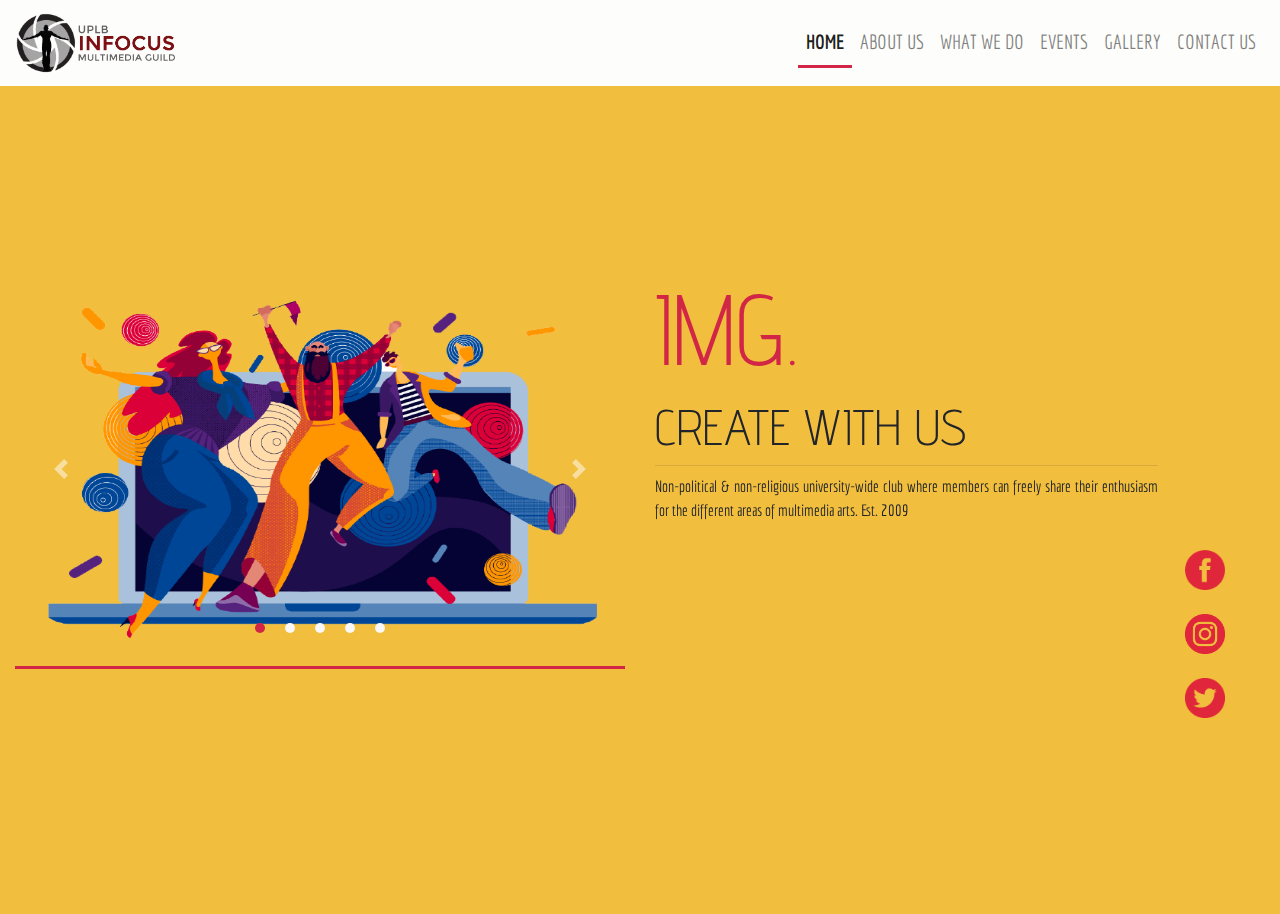
<file: home.html>
<!DOCTYPE html>
<html>
<head>

	<meta charset="utf-8">
	<meta name="viewport" content="width=device-width, initial-scale=1.0,maximum-scale=1.0">
	<meta http-equiv="X-UA-Compatible" content="IE=Edge">

	<title>UPLB Infocus Multimedia Guild</title>

	<!-- fontawesome -->
	<link rel="stylesheet" href="https://use.fontawesome.com/releases/v5.4.1/css/all.css" integrity="sha384-5sAR7xN1Nv6T6+dT2mhtzEpVJvfS3NScPQTrOxhwjIuvcA67KV2R5Jz6kr4abQsz" crossorigin="anonymous">

	<!-- bootstrap css -->
	<link rel="stylesheet" href="https://maxcdn.bootstrapcdn.com/bootstrap/4.1.3/css/bootstrap.min.css">
	<script src="https://ajax.googleapis.com/ajax/libs/jquery/3.3.1/jquery.min.js"></script>
	<script src="https://cdnjs.cloudflare.com/ajax/libs/popper.js/1.14.3/umd/popper.min.js"></script>
	<script src="https://maxcdn.bootstrapcdn.com/bootstrap/4.1.3/js/bootstrap.min.js"></script>

	<!-- external css -->
	<link rel="stylesheet" type="text/css" href="assets/css/style.css">

	<!-- fabicon -->
	<link rel="icon" type="image/gif/png" href="assets/images/logo-img.png">

	<!-- google fonts -->
	<link href="https://fonts.googleapis.com/css?family=Advent+Pro:300|Economica|Electrolize|Monda|Orbitron" rel="stylesheet">
	
	<!-- aos animate -->
	<link href="https://unpkg.com/aos@2.3.1/dist/aos.css" rel="stylesheet">
</head>
<body>
	<nav id="navbar" class="navbar navbar-expand-lg navbar-light sticky-top"> <!-- start of nav -->
		<a class="navbar-brand" href="index.html"><img src="assets/images/logo-img.png" class="logo-menu"><img src="assets/images/logo-text.png" class="logo-menu-text"></a>

		<button class="navbar-toggler" type="button" data-toggle="collapse" data-target="#navbar-nav">
			<span class="navbar-toggler-icon"></span>
		</button>

		<div id="navbar-nav" class="collapse navbar-collapse">
			<ul class="navbar-nav ml-auto">
				<li class="nav-item">
					<a href="home.html" class="nav-link active">HOME</a>
				</li>
				<li class="nav-item">
					<a href="about-us.html" class="nav-link">ABOUT US</a>
				</li>
				<li class="nav-item">
					<a href="what-we-do.html" class="nav-link">WHAT WE DO</a>
				</li>
				<li class="nav-item">
					<a href="events.html" class="nav-link">EVENTS</a>
				</li>
				<li class="nav-item">
					<a href="gallery.html" class="nav-link">GALLERY</a>
				</li>
				<li class="nav-item">
					<a href="contact-us.html" class="nav-link">CONTACT US</a>
				</li>
			</ul>
		</div>
	</nav> <!-- end of navbar -->

 	<div class="container-fluid home-main">
		<div class="row">
			<div class="col-lg-6 col-md-12 col-12 home-content">
				<div id="carousel-controls" class="carousel slide car-content" data-ride="carousel">
					<ol class="carousel-indicators">
						<li data-target="#carousel-controls" data-slide-to="0" class="active"></li>
						<li data-target="#carousel-controls" data-slide-to="1" ></li>
						<li data-target="#carousel-controls" data-slide-to="2" ></li>
						<li data-target="#carousel-controls" data-slide-to="3" ></li>
						<li data-target="#carousel-controls" data-slide-to="4" ></li>

					</ol>

					<div class="carousel-inner">
						<div class="carousel-item active">
							<img class="d-block img-fluid w-100 h-100" src="assets/images/home/car13.png">
						</div>
						<div class="carousel-item">
							<img class="d-block img-fluid w-100 h-100" src="assets/images/home/car15.png">
						</div>
						<div class="carousel-item">
							<img class="d-block img-fluid w-100 h-100" src="assets/images/home/car18.png">
						</div>
						<div class="carousel-item">
							<img class="d-block img-fluid w-100 h-100" src="assets/images/home/car16.png">
						</div>
						<div class="carousel-item">
							<img class="d-block img-fluid w-100 h-100" src="assets/images/home/cart4.gif">
						</div>

						<a href="#carousel-controls" class="carousel-control-prev" role="button" data-slide="prev">
							<span class="carousel-control-prev-icon"></span>
							<span class="sr-only">Previous</span>
						</a>

						<a href="#carousel-controls" class="carousel-control-next" role="button" data-slide="next">
							<span class="carousel-control-next-icon"></span>
							<span class="sr-only">Next</span>
						</a>
					</div> <!-- end of carousel inner -->
				</div> <!-- end of carousel -->
			</div> <!-- end of left side -->

			<div class="col-lg-6 col-md-12 col-12 home-content">
				<div class="row home-text">
					<div class="col-lg-10">
						<h1 class="display-4" data-aos="zoom-in-left" data-aos-duration="1500">IMG.</h1>
						<h2 class="lead" data-aos="zoom-in-left" data-aos-duration="1500">CREATE WITH US</h2>
						<hr class="my-2">
						<p data-aos="zoom-in-left" data-aos-duration="1500">Non-political & non-religious university-wide club where members can freely share their enthusiasm for the different areas of multimedia arts. Est. 2009</p>
					</div>
					<div class="col-lg-2 offset-lg-10 px-0">
						<footer class="home-footer" data-aos="zoom-out-right"  data-aos-duration="1500">
							<a href="https://www.facebook.com/uplbimg" target="_blank"><img src="assets/images/social-media/fb-logo-red.png" class="socials"></a>
							<a href="https://www.instagram.com/uplbimg/" target="_blank"><img src="assets/images/social-media/instagram-logo-red.png" class="socials"></a>
							<a href="https://twitter.com/uplbimg" target="_blank"><img src="assets/images/social-media/twitter-logo-red.png" class="socials"></a>
						</footer>
					</div>
				</div>
			</div> <!-- end of right side -->
		</div>
	</div>

	<!-- aos animate -->
	<script src="https://unpkg.com/aos@next/dist/aos.js"></script>
  	<script>
    	AOS.init();
  	</script>

</body>
</html>
</file>
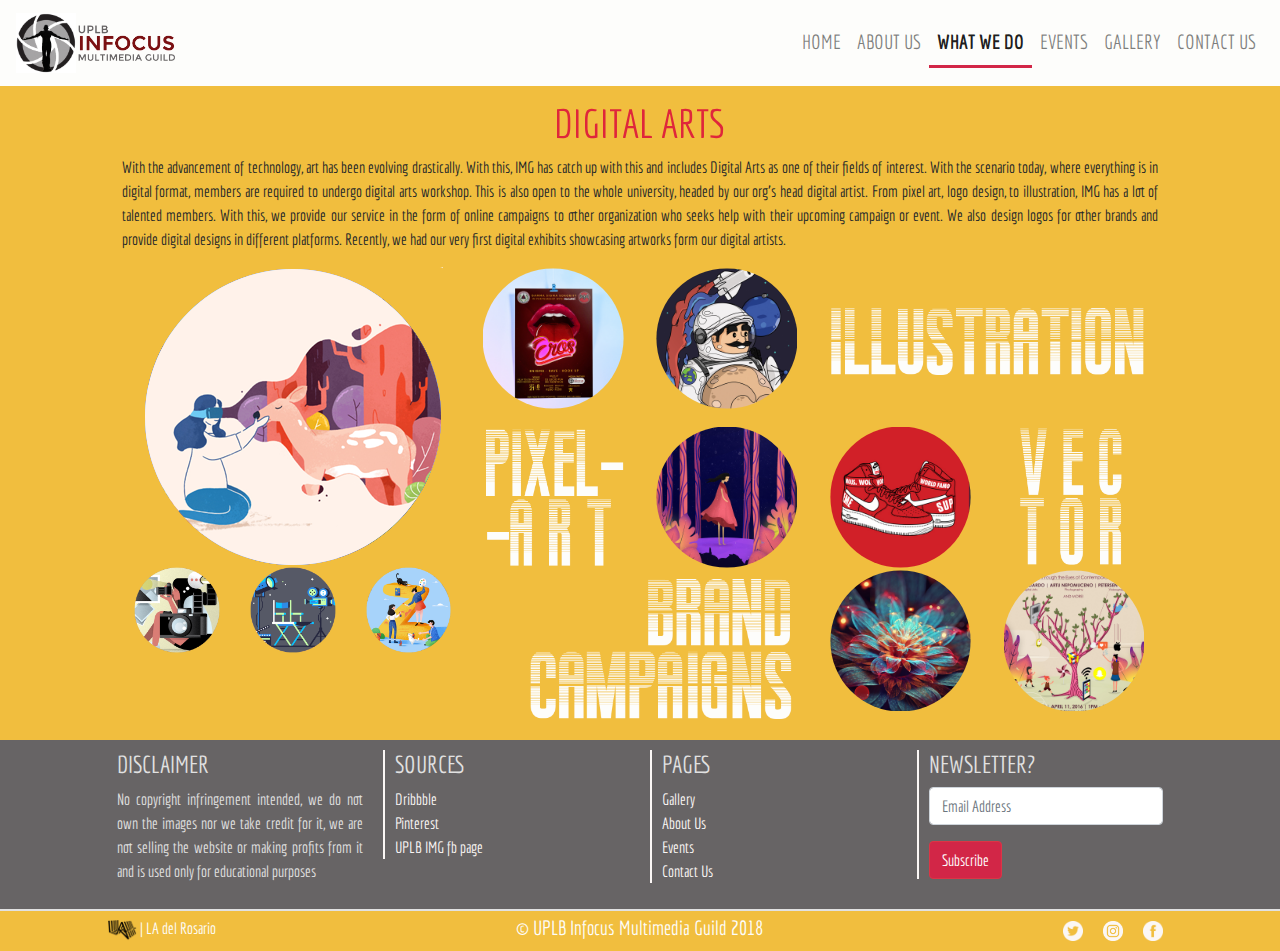
<file: what-we-do-digital.html>
<!DOCTYPE html>
<html>
<head>

	<meta charset="utf-8">
	<meta name="viewport" content="width=device-width, initial-scale=1.0,maximum-scale=1.0">
	<meta http-equiv="X-UA-Compatible" content="IE=Edge">

	<title>UPLB Infocus Multimedia Guild</title>

	<!-- fontawesome -->
	<link rel="stylesheet" href="https://use.fontawesome.com/releases/v5.4.1/css/all.css" integrity="sha384-5sAR7xN1Nv6T6+dT2mhtzEpVJvfS3NScPQTrOxhwjIuvcA67KV2R5Jz6kr4abQsz" crossorigin="anonymous">

	<!-- bootstrap css -->
	<link rel="stylesheet" href="https://maxcdn.bootstrapcdn.com/bootstrap/4.1.3/css/bootstrap.min.css">
	<script src="https://ajax.googleapis.com/ajax/libs/jquery/3.3.1/jquery.min.js"></script>
	<script src="https://cdnjs.cloudflare.com/ajax/libs/popper.js/1.14.3/umd/popper.min.js"></script>
	<script src="https://maxcdn.bootstrapcdn.com/bootstrap/4.1.3/js/bootstrap.min.js"></script>

	<!-- external css -->
	<link rel="stylesheet" type="text/css" href="assets/css/style.css">

	<!-- fabicon -->
	<link rel="icon" type="image/gif/png" href="assets/images/logo-img.png">

	<!-- google fonts -->
	<link href="https://fonts.googleapis.com/css?family=Advent+Pro:300|Economica" rel="stylesheet">
	
	<!-- aos animate -->
	<link href="https://unpkg.com/aos@2.3.1/dist/aos.css" rel="stylesheet">
</head>
<body>
	<nav id="navbar" class="navbar navbar-expand-lg navbar-light sticky-top"> <!-- start of nav -->
		<a class="navbar-brand" href="index.html"><img src="assets/images/logo-img.jpg" class="logo-menu"><img src="assets/images/logo-text.png" class="logo-menu-text"></a>

		<button class="navbar-toggler" type="button" data-toggle="collapse" data-target="#navbar-nav">
			<span class="navbar-toggler-icon"></span>
		</button>

		<div id="navbar-nav" class="collapse navbar-collapse">
			<ul class="navbar-nav ml-auto">
				<li class="nav-item">
					<a href="home.html" class="nav-link">HOME</a>
				</li>
				<li class="nav-item">
					<a href="about-us.html" class="nav-link ">ABOUT US</a>
				</li>
				<li class="nav-item">
					<a href="what-we-do.html
					" class="nav-link active">WHAT WE DO</a>
				</li>
				<li class="nav-item">
					<a href="events.html" class="nav-link">EVENTS</a>
				</li>
				<li class="nav-item">
					<a href="gallery.html" class="nav-link">GALLERY</a>
				</li>
				<li class="nav-item">
					<a href="contact-us.html" class="nav-link">CONTACT US</a>
				</li>
			</ul>
		</div>
	</nav> <!-- end of navbar -->

 	<div class="container-fluid background-solid">
		<div class="row">
			<div class="what-header col-lg-10 offset-lg-1 col-md-12 col-12">
				<h1 class="red" data-aos="fade-up" data-aos-duration="1500">DIGITAL ARTS</h1>
				<p class="text-justify">With the advancement of technology, art has been evolving drastically. With this, IMG has catch up with this and includes Digital Arts as one of their fields of interest. With the scenario today, where everything is in digital format, members are required to undergo digital arts workshop. This is also open to the whole university, headed by our org's head digital artist. From pixel art, logo design, to illustration, IMG has a lot of talented members. With this, we provide our service in the form of online campaigns to other organization who seeks help with their upcoming campaign or event. We also design logos for other brands and provide digital designs in different platforms. Recently, we had our very first digital exhibits showcasing artworks form our digital artists.</p>
			</div>
		</div>

		
			<div class="col-lg-10 offset-lg-1 col-md-12 col-12">
				<div class="row">
					<div class="col-lg-4 col-md-4 col-12">
						<div class="row">
							<div class="what-anchor col-lg-12 col-md-12 col-12">
								<img class="img-fluid" src="assets/images/what-we-do/digital1.png">
								<div class="overlay">
   									 <div class="text">DIGITAL ARTS</div>
  								</div>
							</div>
							<div class="what-nav col-lg-12 col-md-12 col-12">
								<div class="row">
									<div class="col-lg-4 col-md-4 col-4">
										<a class="what-anchor" href="what-we-do-photog.html">
											<img class="img-fluid" src="assets/images/what-we-do/photog1.png">
											<div class="overlay">
   									 			<div class="text-sm">PHOTOGRAPHY</div>
  											</div>
										</a>
									</div>
									<div class="col-lg-4 col-md-4 col-4">
										<a class="what-anchor" href="what-we-do-videog.html">
											<img class="img-fluid" src="assets/images/what-we-do/videog1.png">
											<div class="overlay">
   									 			<div class="text-sm">VIDEOGRAPHY</div>
  											</div>
										</a>
									</div>
									<div class="col-lg-4 col-md-4 col-4">
										<a class="what-anchor" href="what-we-do-trad.html">
											<img class="img-fluid" src="assets/images/what-we-do/trad1.png">
											<div class="overlay">
   									 			<div class="text-sm">TRADITIONAL ARTS</div>
  											</div>
										</a>
									</div>
								</div>
							</div>
						</div>
					</div>
				

				
					<div class="col-lg-8 col-md-8 col-12">
						<div class="row">
							<div class="col-lg-3 col-md-3 col-6">
								<img class="img-fluid img-circle" data-aos="zoom-in" data-aos-duration="1500" src="assets/images/what-we-do/digital2.png">
							</div>
							<div class="col-lg-3 col-md-3 col-6">
								<img class="img-fluid img-circle" data-aos="zoom-in" data-aos-duration="1500" src="assets/images/what-we-do/digital3.png">
							</div>
							<div class="col-lg-6 col-md-6 col-0">
								<img class="img-fluid img-hide" src="assets/images/what-we-do/digital-filler1.png">
							</div>
						</div>

						<div class="row">
							<div class="col-lg-3 col-md-3 col-0">
								<img class="img-fluid img-hide" src="assets/images/what-we-do/digital-filler2.png">
							</div>
							<div class="col-lg-3 col-md-3 col-6">
								<img class="img-fluid img-circle" data-aos="zoom-in" data-aos-duration="1500" src="assets/images/what-we-do/digital4.png">
							</div>
							<div class="col-lg-3 col-md-3 col-6">
								<img class="img-fluid img-circle" data-aos="zoom-in" data-aos-duration="1500" src="assets/images/what-we-do/digital5.png">
							</div>
							<div class="col-lg-3 col-md-3 col-0">
								<img class="img-fluid img-hide" src="assets/images/what-we-do/digital-filler3.png">
							</div>
						</div>

						<div class="row">
							<div class="col-lg-6 col-md-6 col-0">
								<img class="img-fluid img-hide" src="assets/images/what-we-do/digital-filler4.png">
							</div>
							<div class="col-lg-3 col-md-3 col-6">
								<img class="img-fluid img-circle" data-aos="zoom-in" data-aos-duration="1500" src="assets/images/what-we-do/digital6.png">
							</div>
							<div class="col-lg-3 col-md-3 col-6">
								<img class="img-fluid img-circle" data-aos="zoom-in" data-aos-duration="1500" src="assets/images/what-we-do/digital7.png">
							</div>
						</div>		
					</div>
				</div>
			</div>
		</div>
	</div> <!-- end of fluid container -->

	<!-- start of footer -->
	<footer class="container-fluid px-0 mx-0">

		<div class="row mx-0">
			<div class="col-lg-10 offset-lg-1 col-md-12 col-12">
				<div class="row">
					<div class="col-lg-3 col-md-3 col-3 footer-col">
						
						<h4>DISCLAIMER</h4>
						<p>No copyright infringement intended, we do not own the images nor we take credit for it, we are not selling the website or making profits from it and is used only for educational purposes</p>
						
					</div>
					<div class="col-lg-3 col-md-3 col-3 footer-col">
						<div class="footer-col-1">
						<h4>SOURCES</h4>
						<ul>
							<li><a href="https://dribbble.com/" target="_blank">Dribbble</a></li>
							<li><a href="https://www.pinterest.ph/" target="_blank">Pinterest</a></li>
							<li><a href="https://www.facebook.com/uplbimg" target="_blank">UPLB IMG fb page</a></li>
						</ul>
						</div>
					</div>
					<div class="col-lg-3 col-md-3 col-3  footer-col">
						<div class="footer-col-1">
						<h4>PAGES</h4>
						<ul>
							<li><a href="gallery.html">Gallery</a></li>
							<li><a href="about-us.html">About Us</a></li>
							<li><a href="events.html">Events</a></li>
							<li><a href="contact-us.html">Contact Us</a></li>
						</ul>
						</div>
					</div>
					<div class="col-lg-3 col-md-3 col-3 footer-col">
						<div class="footer-col-1">
						<h4>NEWSLETTER?</h4>
						<form>
						  <div class="form-group">
						    <input type="email" class="form-control" id="exampleInputEmail1" aria-describedby="emailHelp" placeholder="Email Address"> 
						  </div>
						  <!-- <div class="form-group">
						    <input type="text" class="form-control" id="exampleInputPassword1" placeholder="Name">
						  </div> -->
						  	<button type="submit" class="btn  btn-danger mx-auto">Subscribe</button>
						</form>
						</div>
					</div>
				</div>
			</div>
		</div>

		<div class="row last-footer mx-0">
			<div class="col-lg-10 offset-lg-1 col-md-12 col-12">
				<div class="row">
					<div class="col-lg-4 col-md-4 col-4 la-section px-0">
						<a href="https://la-delrosario.github.io/portfolio01/"><img src="assets/images/social-media/logo.png" class="LA-logo"> | LA del Rosario</a>
					</div>
					<div class="col-lg-4 col-md-4 col-4 copyright-section text-center">
						<h5 class="text-center">&copy; UPLB Infocus Multimedia Guild 2018</h5>
					</div>
					<div class="col-lg-4 col-md-4 col-4 px-0">
						<a href="https://www.facebook.com/uplbimg" target="_blank"><img src="assets/images/social-media/fb-logo.png" class="socials-footer"></a>
						<a href="https://www.instagram.com/uplbimg/" target="_blank"><img src="assets/images/social-media/instagram-logo.png" class="socials-footer"></a>
						<a href="https://twitter.com/uplbimg" target="_blank"><img src="assets/images/social-media/twitter-logo.png" class="socials-footer"></a>
					</div>
				</div>
			</div>
		</div>
	</footer>
	
	<!-- aos animate -->
	<script src="https://unpkg.com/aos@next/dist/aos.js"></script>
  	<script>
    	AOS.init();
  	</script>
</body>
</html>
</file>
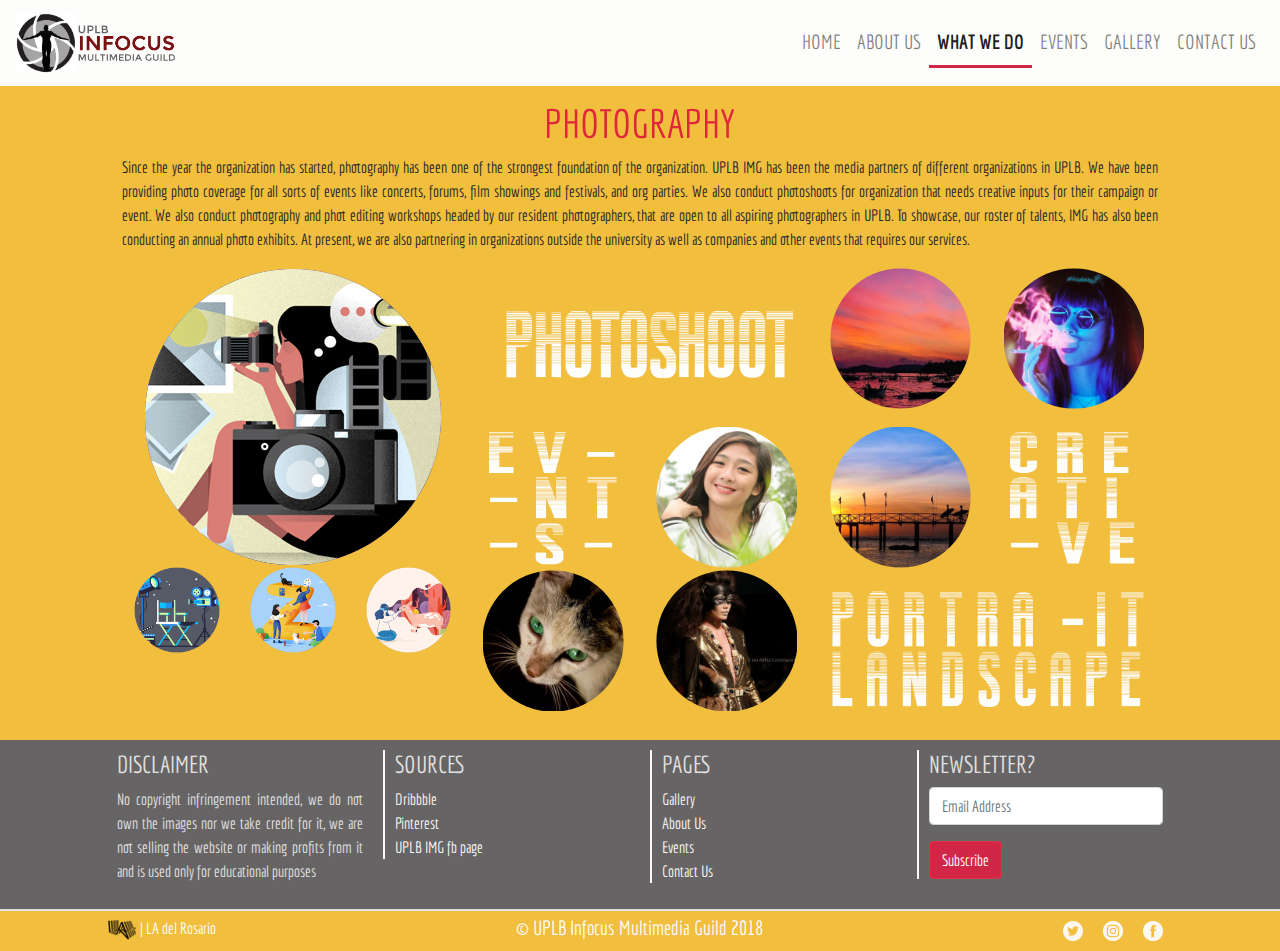
<file: what-we-do-photog.html>
<!DOCTYPE html>
<html>
<head>

	<meta charset="utf-8">
	<meta name="viewport" content="width=device-width, initial-scale=1.0,maximum-scale=1.0">
	<meta http-equiv="X-UA-Compatible" content="IE=Edge">

	<title>UPLB Infocus Multimedia Guild</title>

	<!-- fontawesome -->
	<link rel="stylesheet" href="https://use.fontawesome.com/releases/v5.4.1/css/all.css" integrity="sha384-5sAR7xN1Nv6T6+dT2mhtzEpVJvfS3NScPQTrOxhwjIuvcA67KV2R5Jz6kr4abQsz" crossorigin="anonymous">

	<!-- bootstrap css -->
	<link rel="stylesheet" href="https://maxcdn.bootstrapcdn.com/bootstrap/4.1.3/css/bootstrap.min.css">
	<script src="https://ajax.googleapis.com/ajax/libs/jquery/3.3.1/jquery.min.js"></script>
	<script src="https://cdnjs.cloudflare.com/ajax/libs/popper.js/1.14.3/umd/popper.min.js"></script>
	<script src="https://maxcdn.bootstrapcdn.com/bootstrap/4.1.3/js/bootstrap.min.js"></script>

	<!-- external css -->
	<link rel="stylesheet" type="text/css" href="assets/css/style.css">

	<!-- fabicon -->
	<link rel="icon" type="image/gif/png" href="assets/images/logo-img.png">

	<!-- google fonts -->
	<link href="https://fonts.googleapis.com/css?family=Advent+Pro:300|Economica" rel="stylesheet">

	<!-- aos animate -->
	<link href="https://unpkg.com/aos@2.3.1/dist/aos.css" rel="stylesheet">
</head>
<body>
	<nav id="navbar" class="navbar navbar-expand-lg navbar-light sticky-top"> <!-- start of nav -->
		<a class="navbar-brand" href="index.html"><img src="assets/images/logo-img.jpg" class="logo-menu"><img src="assets/images/logo-text.png" class="logo-menu-text"></a>

		<button class="navbar-toggler" type="button" data-toggle="collapse" data-target="#navbar-nav">
			<span class="navbar-toggler-icon"></span>
		</button>

		<div id="navbar-nav" class="collapse navbar-collapse">
			<ul class="navbar-nav ml-auto">
				<li class="nav-item">
					<a href="home.html" class="nav-link">HOME</a>
				</li>
				<li class="nav-item">
					<a href="about-us.html" class="nav-link ">ABOUT US</a>
				</li>
				<li class="nav-item">
					<a href="what-we-do.html
					" class="nav-link active">WHAT WE DO</a>
				</li>
				<li class="nav-item">
					<a href="events.html" class="nav-link">EVENTS</a>
				</li>
				<li class="nav-item">
					<a href="gallery.html" class="nav-link">GALLERY</a>
				</li>
				<li class="nav-item">
					<a href="contact-us.html" class="nav-link">CONTACT US</a>
				</li>
			</ul>
		</div>
	</nav> <!-- end of navbar -->

 	<div class="container-fluid background-solid">
		<div class="row">
			<div class="what-header col-lg-10 offset-lg-1 col-md-12 col-12">
				<h1 class="red" data-aos="fade-up" data-aos-duration="1500">PHOTOGRAPHY</h1>
				<p class="text-justify">Since the year the organization has started, photography has been one of
				the strongest foundation of the organization. UPLB IMG has been the media partners of different organizations in UPLB.
				We have been providing photo coverage for all sorts of events like concerts, forums, film showings and festivals, and org parties. We also conduct photoshoots for organization that needs creative inputs for their campaign or event. We also conduct photography and phot editing workshops headed by our resident photographers, that are open to all aspiring photographers in UPLB. To showcase, our roster of talents, IMG has also been conducting an annual photo exhibits. At present, we are also partnering in organizations outside the university as well as companies and other events that requires our services.</p>
			</div>
		</div>

		
			<div class="col-lg-10 offset-lg-1 col-md-12 col-12">
				<div class="row">
					<div class="col-lg-4 col-md-4 col-12">
						<div class="row">
							<div class="what-anchor col-lg-12 col-md-12 col-12">
								<img class="img-fluid" src="assets/images/what-we-do/photog1.png">
								<div class="overlay">
   									 <div class="text">PHOTOGRAPHY</div>
  								</div>
							</div>
							<div class="what-nav col-lg-12 col-md-12 col-12">
								<div class="row">
									<div class="col-lg-4 col-md-4 col-4">
										<a class="what-anchor" href="what-we-do-videog.html">
											<img class="img-fluid" src="assets/images/what-we-do/videog1.png">
											<div class="overlay">
   									 			<div class="text-sm">VIDEOGRAPHY</div>
  											</div>
										</a>
									</div>
									<div class="col-lg-4 col-md-4 col-4">
										<a class="what-anchor" href="what-we-do-trad.html">
											<img class="img-fluid" src="assets/images/what-we-do/trad1.png">
											<div class="overlay">
   									 			<div class="text-sm">TRADITIONAL ARTS</div>
  											</div>
										</a>
									</div>
									<div class="col-lg-4 col-md-4 col-4">
										<a class="what-anchor" href="what-we-do-digital.html">
											<img class="img-fluid" src="assets/images/what-we-do/digital1.png">
											<div class="overlay">
   									 			<div class="text-sm">DIGITAL ARTS</div>
  											</div>
										</a>
									</div>
								</div>
							</div>
						</div>
					</div>
				

				
					<div class="col-lg-8 col-md-8 col-12">
						<div class="row">
							<div class="col-lg-6 col-md-6 col-0">
								<img class="img-fluid img-hide" src="assets/images/what-we-do/photog-filler1.png">
							</div>
							<div class="col-lg-3 col-md-3 col-6">
								<img class="img-fluid img-circle" data-aos="zoom-in" data-aos-easing="ease-out-cubic" data-aos-duration="1500"
								src="assets/images/what-we-do/photog2.png" >
							</div>
							<div class="col-lg-3 col-md-3 col-6">
								<img class="img-fluid img-circle" data-aos="zoom-in" data-aos-easing="ease-out-cubic" data-aos-duration="1500"
								src="assets/images/what-we-do/photog7.png">
							</div>
						</div>

						<div class="row">
							<div class="col-lg-3 col-md-3 col-0">
								<img class="img-fluid img-hide" src="assets/images/what-we-do/photog-filler2.png">
							</div>
							<div class="col-lg-3 col-md-3 col-6">
								<img class="img-fluid img-circle" data-aos="zoom-in" data-aos-easing="ease-out-cubic" data-aos-duration="1500"
								src="assets/images/what-we-do/photog4.png">
							</div>
							<div class="col-lg-3 col-md-3 col-6">
								<img class="img-fluid img-circle" data-aos="zoom-in" data-aos-easing="ease-out-cubic" data-aos-duration="1500"
								src="assets/images/what-we-do/photog3.png">
							</div>
							<div class="col-lg-3 col-md-3 col-0">
								<img class="img-fluid img-hide" src="assets/images/what-we-do/photog-filler3.png">
							</div>
						</div>

						<div class="row">
							<div class="col-lg-3 col-md-3 col-6">
								<img class="img-fluid img-circle" data-aos="zoom-in" data-aos-easing="ease-out-cubic" data-aos-duration="1500"
								src="assets/images/what-we-do/photog6.png">
							</div>
							<div class="col-lg-3 col-md-3 col-6">
								<img class="img-fluid img-circle" data-aos="zoom-in" data-aos-easing="ease-out-cubic" data-aos-duration="1500"
								src="assets/images/what-we-do/photog5.png">
							</div>
							<div class="col-lg-6 col-md-6 col-0">
								<img class="img-fluid img-hide" src="assets/images/what-we-do/photog-filler4.png">
							</div>
						</div>		
					</div>
				</div>
			</div>
		</div>
	</div> <!-- end of fluid container -->

	<!-- start of footer -->
	<footer class="container-fluid px-0 mx-0">

		<div class="row mx-0">
			<div class="col-lg-10 offset-lg-1 col-md-12 col-12">
				<div class="row">
					<div class="col-lg-3 col-md-3 col-3 footer-col">
						
						<h4>DISCLAIMER</h4>
						<p>No copyright infringement intended, we do not own the images nor we take credit for it, we are not selling the website or making profits from it and is used only for educational purposes</p>
						
					</div>
					<div class="col-lg-3 col-md-3 col-3 footer-col">
						<div class="footer-col-1">
						<h4>SOURCES</h4>
						<ul>
							<li><a href="https://dribbble.com/" target="_blank">Dribbble</a></li>
							<li><a href="https://www.pinterest.ph/" target="_blank">Pinterest</a></li>
							<li><a href="https://www.facebook.com/uplbimg" target="_blank">UPLB IMG fb page</a></li>
						</ul>
						</div>
					</div>
					<div class="col-lg-3 col-md-3 col-3  footer-col">
						<div class="footer-col-1">
						<h4>PAGES</h4>
						<ul>
							<li><a href="gallery.html">Gallery</a></li>
							<li><a href="about-us.html">About Us</a></li>
							<li><a href="events.html">Events</a></li>
							<li><a href="contact-us.html">Contact Us</a></li>
						</ul>
						</div>
					</div>
					<div class="col-lg-3 col-md-3 col-3 footer-col">
						<div class="footer-col-1">
						<h4>NEWSLETTER?</h4>
						<form>
						  <div class="form-group">
						    <input type="email" class="form-control" id="exampleInputEmail1" aria-describedby="emailHelp" placeholder="Email Address"> 
						  </div>
						  <!-- <div class="form-group">
						    <input type="text" class="form-control" id="exampleInputPassword1" placeholder="Name">
						  </div> -->
						  	<button type="submit" class="btn  btn-danger mx-auto">Subscribe</button>
						</form>
						</div>
					</div>
				</div>
			</div>
		</div>

		<div class="row last-footer mx-0">
			<div class="col-lg-10 offset-lg-1 col-md-12 col-12">
				<div class="row">
					<div class="col-lg-4 col-md-4 col-4 la-section px-0">
						<a href="https://la-delrosario.github.io/portfolio01/"><img src="assets/images/social-media/logo.png" class="LA-logo"> | LA del Rosario</a>
					</div>
					<div class="col-lg-4 col-md-4 col-4 copyright-section text-center">
						<h5 class="text-center">&copy; UPLB Infocus Multimedia Guild 2018</h5>
					</div>
					<div class="col-lg-4 col-md-4 col-4 px-0">
						<a href="https://www.facebook.com/uplbimg" target="_blank"><img src="assets/images/social-media/fb-logo.png" class="socials-footer"></a>
						<a href="https://www.instagram.com/uplbimg/" target="_blank"><img src="assets/images/social-media/instagram-logo.png" class="socials-footer"></a>
						<a href="https://twitter.com/uplbimg" target="_blank"><img src="assets/images/social-media/twitter-logo.png" class="socials-footer"></a>
					</div>
				</div>
			</div>
		</div>
	</footer>
			
	<!-- aos animate -->
	<script src="https://unpkg.com/aos@next/dist/aos.js"></script>
  	<script>
    	AOS.init();
  	</script>
</body>
</html>
</file>
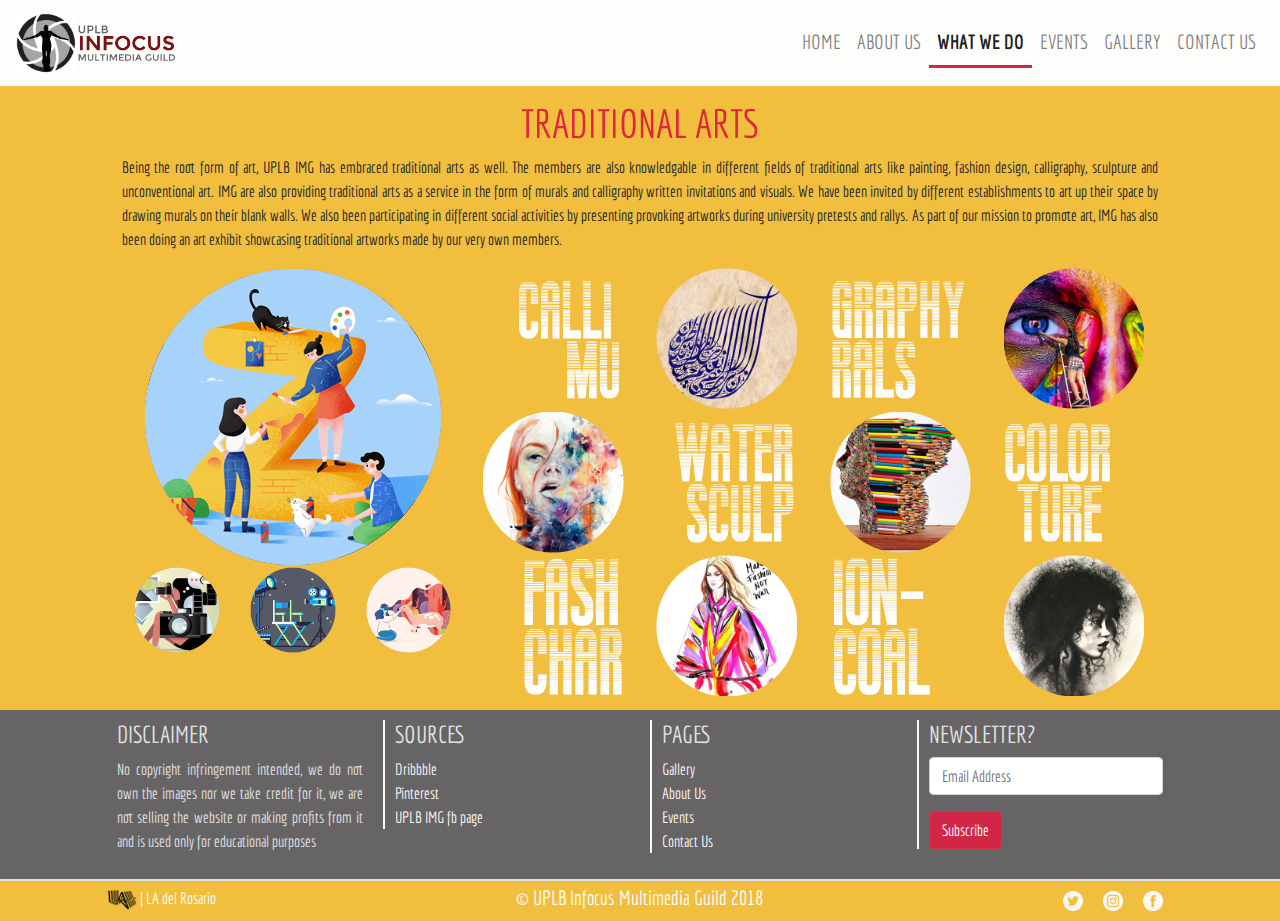
<file: what-we-do-trad.html>
<!DOCTYPE html>
<html>
<head>

	<meta charset="utf-8">
	<meta name="viewport" content="width=device-width, initial-scale=1.0,maximum-scale=1.0">
	<meta http-equiv="X-UA-Compatible" content="IE=Edge">

	<title>UPLB Infocus Multimedia Guild</title>

	<!-- fontawesome -->
	<link rel="stylesheet" href="https://use.fontawesome.com/releases/v5.4.1/css/all.css" integrity="sha384-5sAR7xN1Nv6T6+dT2mhtzEpVJvfS3NScPQTrOxhwjIuvcA67KV2R5Jz6kr4abQsz" crossorigin="anonymous">

	<!-- bootstrap css -->
	<link rel="stylesheet" href="https://maxcdn.bootstrapcdn.com/bootstrap/4.1.3/css/bootstrap.min.css">
	<script src="https://ajax.googleapis.com/ajax/libs/jquery/3.3.1/jquery.min.js"></script>
	<script src="https://cdnjs.cloudflare.com/ajax/libs/popper.js/1.14.3/umd/popper.min.js"></script>
	<script src="https://maxcdn.bootstrapcdn.com/bootstrap/4.1.3/js/bootstrap.min.js"></script>

	<!-- external css -->
	<link rel="stylesheet" type="text/css" href="assets/css/style.css">

	<!-- fabicon -->
	<link rel="icon" type="image/gif/png" href="assets/images/logo-img.png">

	<!-- google fonts -->
	<link href="https://fonts.googleapis.com/css?family=Advent+Pro:300|Economica" rel="stylesheet">
	
	<!-- aos animate -->
	<link href="https://unpkg.com/aos@2.3.1/dist/aos.css" rel="stylesheet">
</head>
<body>
	<nav id="navbar" class="navbar navbar-expand-lg navbar-light sticky-top"> <!-- start of nav -->
		<a class="navbar-brand" href="index.html"><img src="assets/images/logo-img.jpg" class="logo-menu"><img src="assets/images/logo-text.png" class="logo-menu-text"></a>

		<button class="navbar-toggler" type="button" data-toggle="collapse" data-target="#navbar-nav">
			<span class="navbar-toggler-icon"></span>
		</button>

		<div id="navbar-nav" class="collapse navbar-collapse">
			<ul class="navbar-nav ml-auto">
				<li class="nav-item">
					<a href="home.html" class="nav-link">HOME</a>
				</li>
				<li class="nav-item">
					<a href="about-us.html" class="nav-link ">ABOUT US</a>
				</li>
				<li class="nav-item">
					<a href="what-we-do.html
					" class="nav-link active">WHAT WE DO</a>
				</li>
				<li class="nav-item">
					<a href="events.html" class="nav-link">EVENTS</a>
				</li>
				<li class="nav-item">
					<a href="gallery.html" class="nav-link">GALLERY</a>
				</li>
				<li class="nav-item">
					<a href="contact-us.html" class="nav-link">CONTACT US</a>
				</li>
			</ul>
		</div>
	</nav> <!-- end of navbar -->

 	<div class="container-fluid background-solid">
		<div class="row">
			<div class="what-header col-lg-10 offset-lg-1 col-md-12 col-12">
				<h1 class="red" data-aos="fade-up" data-aos-duration="1500">TRADITIONAL ARTS</h1>
				<p class="text-justify">Being the root form of art, UPLB IMG has embraced traditional arts as well. The members are also knowledgable in different fields of traditional arts like painting, fashion design, calligraphy, sculpture and unconventional art. IMG are also providing traditional arts as a service in the form of murals and calligraphy written invitations and visuals. We have been invited by different establishments to art up their space by drawing murals on their blank walls. We also been participating in different social activities by presenting provoking artworks during university pretests and rallys. As part of our mission to promote art, IMG has also been doing an art exhibit showcasing traditional artworks made by our very own members. </p>
			</div>
		</div>

		
			<div class="col-lg-10 offset-lg-1 col-md-12 col-12">
				<div class="row">
					<div class="col-lg-4 col-md-4 col-12">
						<div class="row">
							<div class="what-anchor col-lg-12 col-md-12 col-12">
								<img class="img-fluid" src="assets/images/what-we-do/trad1.png">
								<div class="overlay">
   									 <div class="text">TRADITIONAL ARTS</div>
  								</div>
							</div>
							<div class="what-nav col-lg-12 col-md-12 col-12">
								<div class="row">
									<div class="col-lg-4 col-md-4 col-4">
										<a class="what-anchor" href="what-we-do-photog.html">
											<img class="img-fluid" src="assets/images/what-we-do/photog1.png">
											<div class="overlay">
   									 			<div class="text-sm">PHOTOGRAPHY</div>
  											</div>
										</a>
									</div>
									<div class="col-lg-4 col-md-4 col-4">
										<a class="what-anchor" href="what-we-do-videog.html">
											<img class="img-fluid" src="assets/images/what-we-do/videog1.png">
											<div class="overlay">
   									 			<div class="text-sm">VIDEOGRAPHY</div>
  											</div>
										</a>
									</div>
									<div class="col-lg-4 col-md-4 col-4">
										<a class="what-anchor" href="what-we-do-digital.html">
											<img class="img-fluid" src="assets/images/what-we-do/digital1.png">
											<div class="overlay">
   									 			<div class="text-sm">DIGITAL ARTS</div>
  											</div>
										</a>
									</div>
								</div>
							</div>
						</div>
					</div>
				

				
					<div class="col-lg-8 col-md-8 col-12">
						<div class="row">
							<div class="img-hide col-lg-3 col-md-3 col-0">
								<img class="img-fluid img-hide" src="assets/images/what-we-do/trad-filler1.png">
							</div>
							<div class="col-lg-3 col-md-3 col-6">
								<img class="img-fluid img-circle" data-aos="zoom-in" data-aos-easing="ease-out-cubic" data-aos-duration="1500" src="assets/images/what-we-do/trad2.png">
							</div>
							<div class="img-hide col-lg-3 col-md-3 col-0">
								<img class="img-fluid img-hide" src="assets/images/what-we-do/trad-filler2.png">
							</div>
							<div class="col-lg-3 col-md-3 col-6">
								<img class="img-fluid img-circle" data-aos="zoom-in" data-aos-easing="ease-out-cubic" data-aos-duration="1500" src="assets/images/what-we-do/trad3.png">
							</div>
						</div>

						<div class="row">
							<div class="col-lg-3 col-md-3 col-6">
								<img class="img-fluid img-circle" data-aos="zoom-in" data-aos-easing="ease-out-cubic" data-aos-duration="1500" src="assets/images/what-we-do/trad4.png">
							</div>
							<div class="img-hide col-lg-3 col-md-3 col-0">
								<img class="img-fluid img-hide" src="assets/images/what-we-do/trad-filler3.png">
							</div>
							<div class="col-lg-3 col-md-3 col-6">
								<img class="img-fluid img-circle" data-aos="zoom-in" data-aos-easing="ease-out-cubic" data-aos-duration="1500" src="assets/images/what-we-do/trad5.png">
							</div>
							<div class="img-hide col-lg-3 col-md-3 col-0">
								<img class="img-fluid img-hide" src="assets/images/what-we-do/trad-filler4.png">
							</div>
						</div>

						<div class="row">
							<div class="img-hide col-lg-3 col-md-3 col-0">
								<img class="img-fluid img-hide" src="assets/images/what-we-do/trad-filler5.png">
							</div>
							<div class="col-lg-3 col-md-3 col-6">
								<img class="img-fluid img-circle" data-aos="zoom-in" data-aos-easing="ease-out-cubic" data-aos-duration="1500" src="assets/images/what-we-do/trad6.png">
							</div>
							<div class="img-hide col-lg-3 col-md-3 col-0">
								<img class="img-fluid img-hide" src="assets/images/what-we-do/trad-filler6.png">
							</div>
							<div class="col-lg-3 col-md-3 col-6">
								<img class="img-fluid img-circle" data-aos="zoom-in" data-aos-easing="ease-out-cubic" data-aos-duration="1500" src="assets/images/what-we-do/trad7.png">
							</div>
						</div>			
					</div>
				</div>
			</div>
		</div>
	</div> <!-- end of fluid container -->

	<!-- start of footer -->
	<footer class="container-fluid px-0 mx-0">

		<div class="row mx-0">
			<div class="col-lg-10 offset-lg-1 col-md-12 col-12">
				<div class="row">
					<div class="col-lg-3 col-md-3 col-3 footer-col">
						
						<h4>DISCLAIMER</h4>
						<p>No copyright infringement intended, we do not own the images nor we take credit for it, we are not selling the website or making profits from it and is used only for educational purposes</p>
						
					</div>
					<div class="col-lg-3 col-md-3 col-3 footer-col">
						<div class="footer-col-1">
						<h4>SOURCES</h4>
						<ul>
							<li><a href="https://dribbble.com/" target="_blank">Dribbble</a></li>
							<li><a href="https://www.pinterest.ph/" target="_blank">Pinterest</a></li>
							<li><a href="https://www.facebook.com/uplbimg" target="_blank">UPLB IMG fb page</a></li>
						</ul>
						</div>
					</div>
					<div class="col-lg-3 col-md-3 col-3  footer-col">
						<div class="footer-col-1">
						<h4>PAGES</h4>
						<ul>
							<li><a href="gallery.html">Gallery</a></li>
							<li><a href="about-us.html">About Us</a></li>
							<li><a href="events.html">Events</a></li>
							<li><a href="contact-us.html">Contact Us</a></li>
						</ul>
						</div>
					</div>
					<div class="col-lg-3 col-md-3 col-3 footer-col">
						<div class="footer-col-1">
						<h4>NEWSLETTER?</h4>
						<form>
						  <div class="form-group">
						    <input type="email" class="form-control" id="exampleInputEmail1" aria-describedby="emailHelp" placeholder="Email Address"> 
						  </div>
						  <!-- <div class="form-group">
						    <input type="text" class="form-control" id="exampleInputPassword1" placeholder="Name">
						  </div> -->
						  	<button type="submit" class="btn  btn-danger mx-auto">Subscribe</button>
						</form>
						</div>
					</div>
				</div>
			</div>
		</div>

		<div class="row last-footer mx-0">
			<div class="col-lg-10 offset-lg-1 col-md-12 col-12">
				<div class="row">
					<div class="col-lg-4 col-md-4 col-4 la-section px-0">
						<a href="https://la-delrosario.github.io/portfolio01/"><img src="assets/images/social-media/logo.png" class="LA-logo"> | LA del Rosario</a>
					</div>
					<div class="col-lg-4 col-md-4 col-4 copyright-section text-center">
						<h5 class="text-center">&copy; UPLB Infocus Multimedia Guild 2018</h5>
					</div>
					<div class="col-lg-4 col-md-4 col-4 px-0">
						<a href="https://www.facebook.com/uplbimg" target="_blank"><img src="assets/images/social-media/fb-logo.png" class="socials-footer"></a>
						<a href="https://www.instagram.com/uplbimg/" target="_blank"><img src="assets/images/social-media/instagram-logo.png" class="socials-footer"></a>
						<a href="https://twitter.com/uplbimg" target="_blank"><img src="assets/images/social-media/twitter-logo.png" class="socials-footer"></a>
					</div>
				</div>
			</div>
		</div>
	</footer>
	
	<!-- aos animate -->
	<script src="https://unpkg.com/aos@next/dist/aos.js"></script>
  	<script>
    	AOS.init();
  	</script>
</body>
</html>
</file>
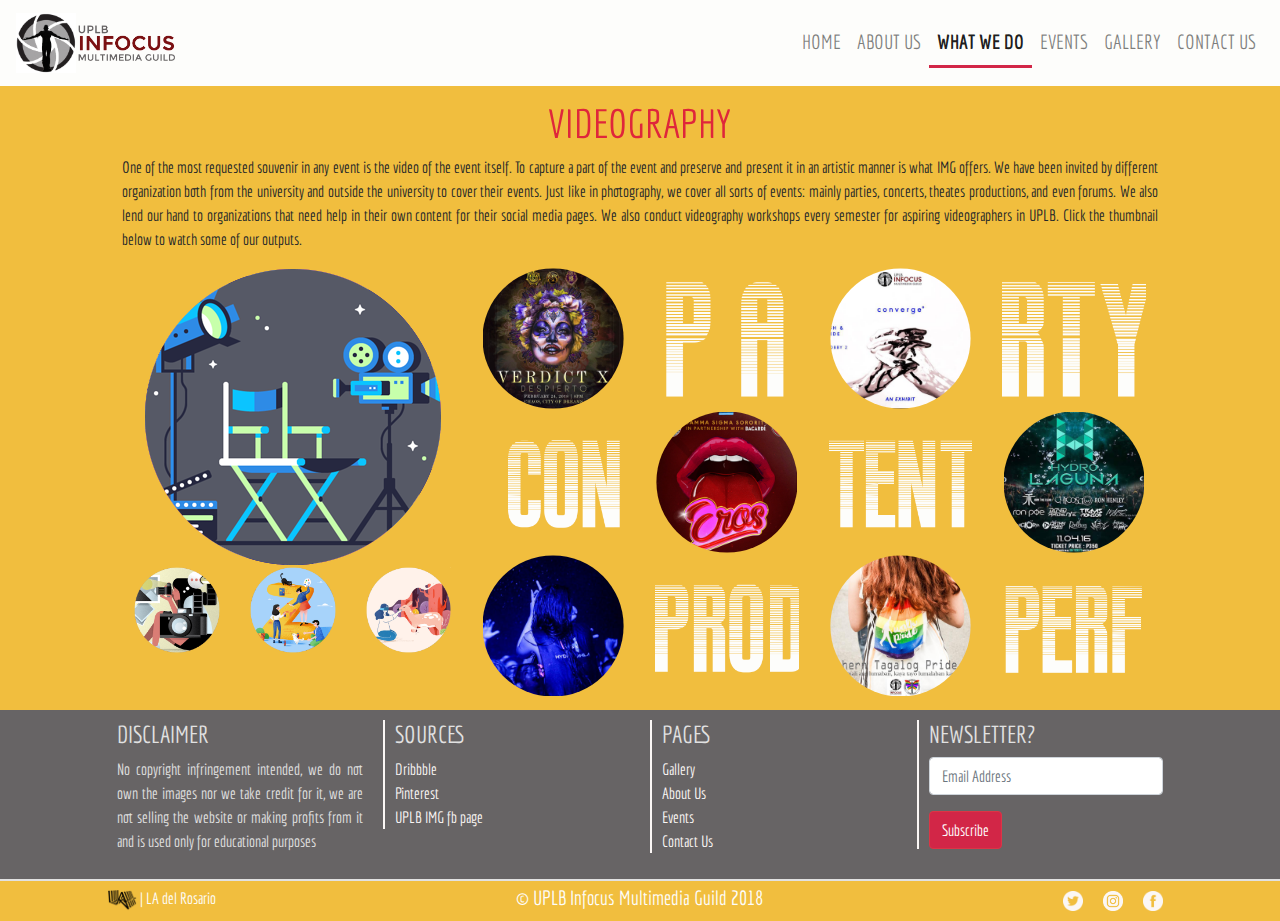
<file: what-we-do-videog.html>
<!DOCTYPE html>
<html>
<head>

	<meta charset="utf-8">
	<meta name="viewport" content="width=device-width, initial-scale=1.0,maximum-scale=1.0">
	<meta http-equiv="X-UA-Compatible" content="IE=Edge">

	<title>UPLB Infocus Multimedia Guild</title>

	<!-- fontawesome -->
	<link rel="stylesheet" href="https://use.fontawesome.com/releases/v5.4.1/css/all.css" integrity="sha384-5sAR7xN1Nv6T6+dT2mhtzEpVJvfS3NScPQTrOxhwjIuvcA67KV2R5Jz6kr4abQsz" crossorigin="anonymous">

	<!-- bootstrap css -->
	<link rel="stylesheet" href="https://maxcdn.bootstrapcdn.com/bootstrap/4.1.3/css/bootstrap.min.css">
	<script src="https://ajax.googleapis.com/ajax/libs/jquery/3.3.1/jquery.min.js"></script>
	<script src="https://cdnjs.cloudflare.com/ajax/libs/popper.js/1.14.3/umd/popper.min.js"></script>
	<script src="https://maxcdn.bootstrapcdn.com/bootstrap/4.1.3/js/bootstrap.min.js"></script>

	<!-- external css -->
	<link rel="stylesheet" type="text/css" href="assets/css/style.css">

	<!-- fabicon -->
	<link rel="icon" type="image/gif/png" href="assets/images/logo-img.png">

	<!-- google fonts -->
	<link href="https://fonts.googleapis.com/css?family=Advent+Pro:300|Economica" rel="stylesheet">

	<!-- aos animate -->
	<link href="https://unpkg.com/aos@2.3.1/dist/aos.css" rel="stylesheet">
</head>
<body>
	<nav id="navbar" class="navbar navbar-expand-lg navbar-light sticky-top"> <!-- start of nav -->
		<a class="navbar-brand" href="index.html"><img src="assets/images/logo-img.jpg" class="logo-menu"><img src="assets/images/logo-text.png" class="logo-menu-text"></a>

		<button class="navbar-toggler" type="button" data-toggle="collapse" data-target="#navbar-nav">
			<span class="navbar-toggler-icon"></span>
		</button>

		<div id="navbar-nav" class="collapse navbar-collapse">
			<ul class="navbar-nav ml-auto">
				<li class="nav-item">
					<a href="home.html" class="nav-link">HOME</a>
				</li>
				<li class="nav-item">
					<a href="about-us.html" class="nav-link ">ABOUT US</a>
				</li>
				<li class="nav-item">
					<a href="what-we-do.html
					" class="nav-link active">WHAT WE DO</a>
				</li>
				<li class="nav-item">
					<a href="events.html" class="nav-link">EVENTS</a>
				</li>
				<li class="nav-item">
					<a href="gallery.html" class="nav-link">GALLERY</a>
				</li>
				<li class="nav-item">
					<a href="contact-us.html" class="nav-link">CONTACT US</a>
				</li>
			</ul>
		</div>
	</nav> <!-- end of navbar -->

 	<div class="container-fluid background-solid">
		<div class="row">
			<div class="what-header col-lg-10 offset-lg-1 col-md-12 col-12">
				<h1 class="red" data-aos="fade-up" data-aos-duration="1500">VIDEOGRAPHY</h1>
				<p class="text-justify">One of the most requested souvenir in any event is the video of the event itself. To capture a part of the event and preserve and present it in an artistic manner is what IMG offers. We have been invited by different organization both from the university and outside the university to cover their events. Just like in photography, we cover all sorts of events: mainly parties, concerts, theates productions, and even forums. We also lend our hand to organizations that need help in their own content for their social media pages. We also conduct videography workshops every semester for aspiring videographers in UPLB. Click the thumbnail below to watch some of our outputs.</p>

				
			</div>
		</div>

		
			<div class="col-lg-10 offset-lg-1 col-md-12 col-12">
				<div class="row">
					<div class="col-lg-4 col-md-4 col-12">
						<div class="row">
							<div class="what-anchor col-lg-12 col-md-12 col-12">
								<img class="img-fluid" src="assets/images/what-we-do/videog1.png">
								<div class="overlay">
   									 <div class="text">VIDEOGRAPHY</div>
  								</div>
							</div>
							<div class="what-nav col-lg-12 col-md-12 col-12">
								<div class="row">
									<div class="col-lg-4 col-md-4 col-4">
										<a class="what-anchor" href="what-we-do-photog.html">
											<img class="img-fluid" src="assets/images/what-we-do/photog1.png">
											<div class="overlay">
   									 			<div class="text-sm">PHOTOGRAPHY</div>
  											</div>
										</a>
									</div>
									<div class="col-lg-4 col-md-4 col-4">
										<a class="what-anchor" href="what-we-do-trad.html">
											<img class="img-fluid" src="assets/images/what-we-do/trad1.png">
											<div class="overlay">
   									 			<div class="text-sm">TRADITIONAL ARTS</div>
  											</div>
										</a>
									</div>
									<div class="col-lg-4 col-md-4 col-4">
										<a class="what-anchor" href="what-we-do-digital.html">
											<img class="img-fluid" src="assets/images/what-we-do/digital1.png">
											<div class="overlay">
   									 			<div class="text-sm">DIGITAL ARTS</div>
  											</div>
										</a>
									</div>
								</div>
							</div>
						</div>
					</div>
				

				
					<div class="col-lg-8 col-md-8 col-12">
						<div class="row">
							<div class="col-lg-3 col-md-3 col-6">
								<a href="https://www.facebook.com/VerdictParty/videos/908972355941714/" target="_blank">
									<img class="img-fluid img-circle" data-aos="zoom-in" data-aos-easing="ease-out-cubic" data-aos-duration="1500" src="assets/images/what-we-do/videog2.png">
								</a>
							</div>
							<div class="img-hide col-lg-3 col-md-3 col-0">
								<img class="img-fluid img-hide" src="assets/images/what-we-do/videog-filler1.png">
							</div>
							<div class="col-lg-3 col-md-3 col-6">
								<a href="https://www.facebook.com/uplbimg/videos/10155060780791951/" target="_blank">
									<img class="img-fluid img-circle" data-aos="zoom-in" data-aos-easing="ease-out-cubic" data-aos-duration="1500" src="assets/images/what-we-do/videog3.png">
								</a>
							</div>
							<div class="img-hide col-lg-3 col-md-3 col-0">
								<img class="img-fluid img-hide" src="assets/images/what-we-do/videog-filler2.png">
							</div>
						</div>

						<div class="row">
							<div class="img-hide col-lg-3 col-md-3 col-0">
								<img class="img-fluid img-hide" src="assets/images/what-we-do/videog-filler3.png">
							</div>
							<div class="col-lg-3 col-md-3 col-6">
								<a href="https://www.facebook.com/thegammasigma/videos/2104817272877960/UzpfSTI3NTg2NzU0MTk1MDoxMDE1NDc2ODU3MTkzNjk1MQ/" target="_blank">
									<img class="img-fluid img-circle" data-aos="zoom-in" data-aos-easing="ease-out-cubic" data-aos-duration="1500" src="assets/images/what-we-do/videog4.png">
								</a>
							</div>
							<div class="img-hide col-lg-3 col-md-3 col-0">
								<img class="img-fluid img-hide" src="assets/images/what-we-do/videog-filler4.png">
							</div>
							<div class="col-lg-3 col-md-3 col-6">
								<a href="https://www.facebook.com/uplbimg/videos/10153877095401951/" target="_blank">
									<img class="img-fluid img-circle" data-aos="zoom-in" data-aos-easing="ease-out-cubic" data-aos-duration="1500" src="assets/images/what-we-do/videog5.png">
								</a>
							</div>
						</div>

						<div class="row">
							<div class="col-lg-3 col-md-3 col-6">
								<a href="https://www.facebook.com/UPZBRHF1949/videos/960573034046533/UzpfSTI3NTg2NzU0MTk1MDoxMDE1Mzg1NzI1MTI1Njk1MQ/" target="_blank">
									<img class="img-fluid img-circle" data-aos="zoom-in" data-aos-easing="ease-out-cubic" data-aos-duration="1500" src="assets/images/what-we-do/videog6.png">
								</a>
							</div>
							<div class="img-hide col-lg-3 col-md-3 col-0">
								<img class="img-fluid img-hide" src="assets/images/what-we-do/videog-filler5.png">
							</div>
							<div class="col-lg-3 col-md-3 col-6">
								<a href="https://www.facebook.com/uplbimg/videos/10153813427126951/" target="_blank">
									<img class="img-fluid img-circle" data-aos="zoom-in" data-aos-easing="ease-out-cubic" data-aos-duration="1500" src="assets/images/what-we-do/videog7.png">
								</a>
							</div>
							<div class="img-hide col-lg-3 col-md-3 col-0">
								<img class="img-fluid img-hide" src="assets/images/what-we-do/videog-filler6.png">
							</div>
						</div>		
					</div>
				</div>
			</div>
		</div>
	</div> <!-- end of fluid container -->

	<!-- start of footer -->
	<footer class="container-fluid px-0 mx-0">

		<div class="row mx-0">
			<div class="col-lg-10 offset-lg-1 col-md-12 col-12">
				<div class="row">
					<div class="col-lg-3 col-md-3 col-3 footer-col">
						
						<h4>DISCLAIMER</h4>
						<p>No copyright infringement intended, we do not own the images nor we take credit for it, we are not selling the website or making profits from it and is used only for educational purposes</p>
						
					</div>
					<div class="col-lg-3 col-md-3 col-3 footer-col">
						<div class="footer-col-1">
						<h4>SOURCES</h4>
						<ul>
							<li><a href="https://dribbble.com/" target="_blank">Dribbble</a></li>
							<li><a href="https://www.pinterest.ph/" target="_blank">Pinterest</a></li>
							<li><a href="https://www.facebook.com/uplbimg" target="_blank">UPLB IMG fb page</a></li>
						</ul>
						</div>
					</div>
					<div class="col-lg-3 col-md-3 col-3  footer-col">
						<div class="footer-col-1">
						<h4>PAGES</h4>
						<ul>
							<li><a href="gallery.html">Gallery</a></li>
							<li><a href="about-us.html">About Us</a></li>
							<li><a href="events.html">Events</a></li>
							<li><a href="contact-us.html">Contact Us</a></li>
						</ul>
						</div>
					</div>
					<div class="col-lg-3 col-md-3 col-3 footer-col">
						<div class="footer-col-1">
						<h4>NEWSLETTER?</h4>
						<form>
						  <div class="form-group">
						    <input type="email" class="form-control" id="exampleInputEmail1" aria-describedby="emailHelp" placeholder="Email Address"> 
						  </div>
						  <!-- <div class="form-group">
						    <input type="text" class="form-control" id="exampleInputPassword1" placeholder="Name">
						  </div> -->
						  	<button type="submit" class="btn  btn-danger mx-auto">Subscribe</button>
						</form>
						</div>
					</div>
				</div>
			</div>
		</div>

		<div class="row last-footer mx-0">
			<div class="col-lg-10 offset-lg-1 col-md-12 col-12">
				<div class="row">
					<div class="col-lg-4 col-md-4 col-4 la-section px-0">
						<a href="https://la-delrosario.github.io/portfolio01/"><img src="assets/images/social-media/logo.png" class="LA-logo"> | LA del Rosario</a>
					</div>
					<div class="col-lg-4 col-md-4 col-4 copyright-section text-center">
						<h5 class="text-center">&copy; UPLB Infocus Multimedia Guild 2018</h5>
					</div>
					<div class="col-lg-4 col-md-4 col-4 px-0">
						<a href="https://www.facebook.com/uplbimg" target="_blank"><img src="assets/images/social-media/fb-logo.png" class="socials-footer"></a>
						<a href="https://www.instagram.com/uplbimg/" target="_blank"><img src="assets/images/social-media/instagram-logo.png" class="socials-footer"></a>
						<a href="https://twitter.com/uplbimg" target="_blank"><img src="assets/images/social-media/twitter-logo.png" class="socials-footer"></a>
					</div>
				</div>
			</div>
		</div>
	</footer>
	
	<!-- aos animate -->
	<script src="https://unpkg.com/aos@next/dist/aos.js"></script>
  	<script>
    	AOS.init();
  	</script>
</body>
</html>
</file>
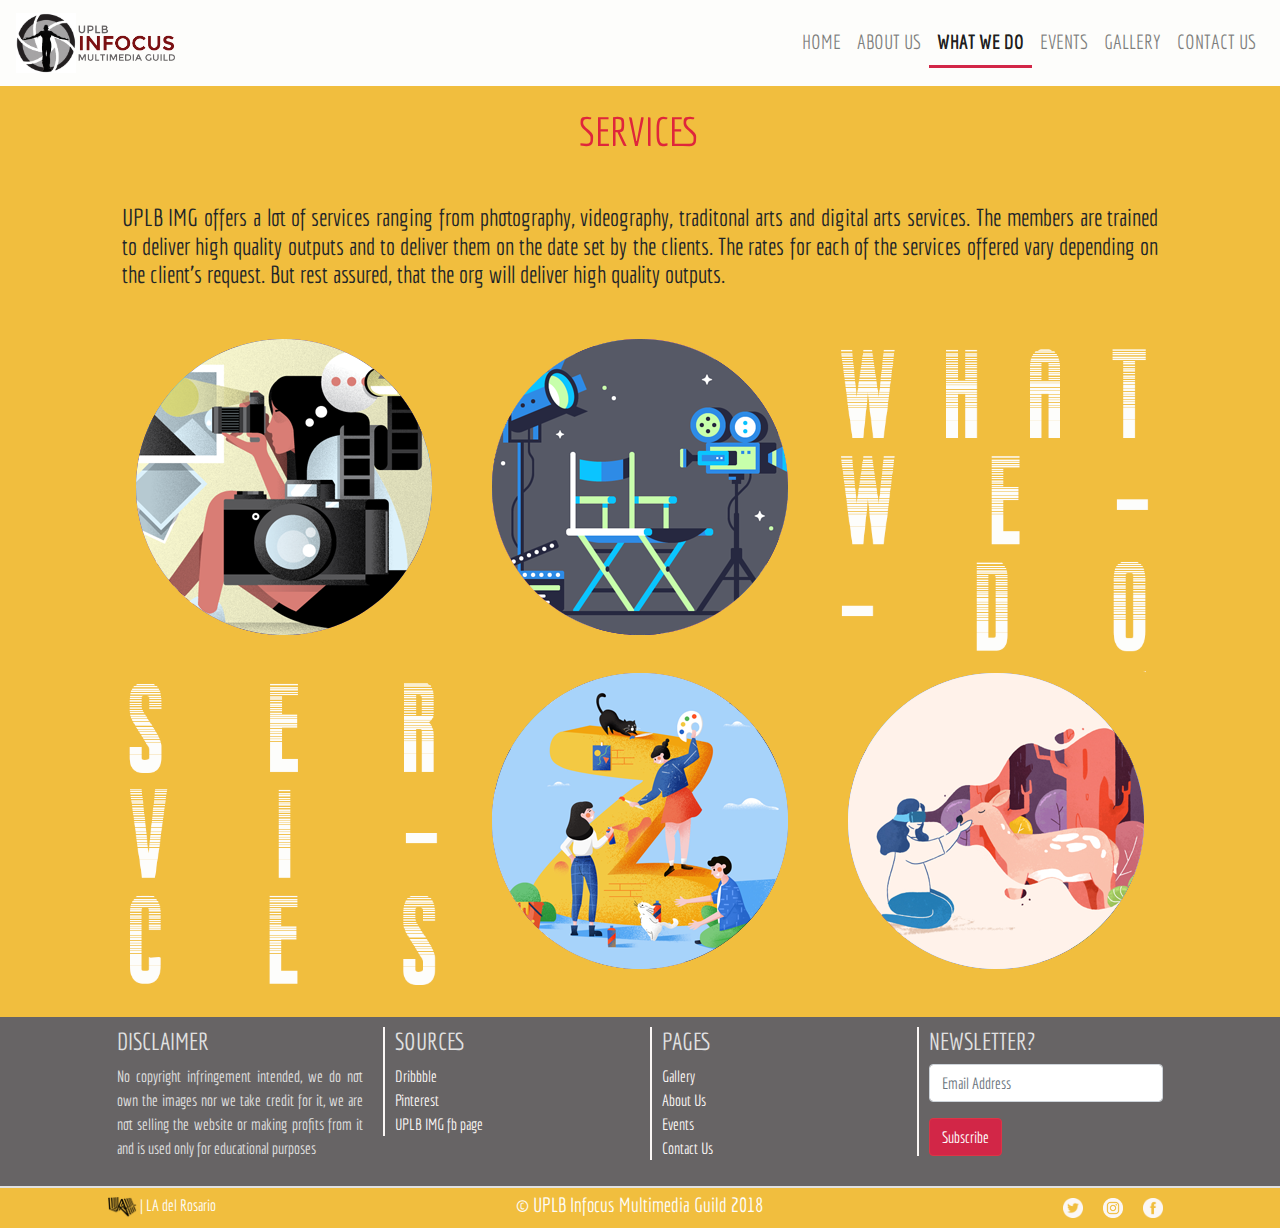
<file: what-we-do.html>
<!DOCTYPE html>
<html>
<head>

	<meta charset="utf-8">
	<meta name="viewport" content="width=device-width, initial-scale=1.0,maximum-scale=1.0">
	<meta http-equiv="X-UA-Compatible" content="IE=Edge">

	<title>UPLB Infocus Multimedia Guild</title>

	<!-- fontawesome -->
	<link rel="stylesheet" href="https://use.fontawesome.com/releases/v5.4.1/css/all.css" integrity="sha384-5sAR7xN1Nv6T6+dT2mhtzEpVJvfS3NScPQTrOxhwjIuvcA67KV2R5Jz6kr4abQsz" crossorigin="anonymous">

	<!-- bootstrap css -->
	<link rel="stylesheet" href="https://maxcdn.bootstrapcdn.com/bootstrap/4.1.3/css/bootstrap.min.css">
	<script src="https://ajax.googleapis.com/ajax/libs/jquery/3.3.1/jquery.min.js"></script>
	<script src="https://cdnjs.cloudflare.com/ajax/libs/popper.js/1.14.3/umd/popper.min.js"></script>
	<script src="https://maxcdn.bootstrapcdn.com/bootstrap/4.1.3/js/bootstrap.min.js"></script>


	<!-- external css -->
	<link rel="stylesheet" type="text/css" href="assets/css/style.css">

	<!-- fabicon -->
	<link rel="icon" type="image/gif/png" href="assets/images/logo-img.png">

	<!-- google fonts -->
	<link href="https://fonts.googleapis.com/css?family=Advent+Pro:300|Economica|Electrolize|Monda|Orbitron" rel="stylesheet">

	<!-- aos animate -->
	<link href="https://unpkg.com/aos@2.3.1/dist/aos.css" rel="stylesheet">
</head>
<body>
	<nav id="navbar" class="navbar navbar-expand-lg navbar-light sticky-top"> <!-- start of nav -->
		<a class="navbar-brand" href="index.html"><img src="assets/images/logo-img.jpg" class="logo-menu"><img src="assets/images/logo-text.png" class="logo-menu-text"></a>

		<button class="navbar-toggler" type="button" data-toggle="collapse" data-target="#navbar-nav">
			<span class="navbar-toggler-icon"></span>
		</button>

		<div id="navbar-nav" class="collapse navbar-collapse">
			<ul class="navbar-nav ml-auto">
				<li class="nav-item">
					<a href="home.html" class="nav-link">HOME</a>
				</li>
				<li class="nav-item">
					<a href="about-us.html" class="nav-link ">ABOUT US</a>
				</li>
				<li class="nav-item">
					<a href="what-we-do.html" class="nav-link active">WHAT WE DO</a>
				</li>
				<li class="nav-item">
					<a href="events.html" class="nav-link">EVENTS</a>
				</li>
				<li class="nav-item">
					<a href="gallery.html" class="nav-link">GALLERY</a>
				</li>
				<li class="nav-item">
					<a href="contact-us.html" class="nav-link">CONTACT US</a>
				</li>
			</ul>
		</div>
	</nav> <!-- end of navbar -->

 	<div class="container-fluid background-solid">
 		<div class="row">
 			<div class="col-lg-10 offset-lg-1 col-md-10 offset-md-1 col-12">
 				<h1 class="text-center red my-2" data-aos="fade-up" data-aos-duration="1500">SERVICES</h1>
 				<h4 class=" text-justify my-5">UPLB IMG offers a lot of services ranging from photography, videography, traditonal arts and digital arts services. The members are trained to deliver high quality outputs and to deliver them on the date set by the clients. The rates for each of the services offered vary depending on the client's request. But rest assured, that the org will deliver high quality outputs.</h4>
				<div class="row my-2">
					<div class="col-lg-4 col-md-4 col-6">
						<a class="what-anchor" href="what-we-do-photog.html">
							<img class="img-fluid" src="assets/images/what-we-do/photog1.png">
								<div class="overlay">
   									 <div class="text">PHOTOGRAPHY</div>
  								</div>
						</a>
					</div>
					<div class="col-lg-4 col-md-4 col-6">
						<a class="what-anchor" href="what-we-do-videog.html">
							<img class="img-fluid" src="assets/images/what-we-do/videog1.png">
							<div class="overlay">
   									 <div class="text">VIDEOGRAPHY</div>
  							</div>
						</a>
					</div>
					<div class="col-lg-4 col-md-4 col-6" data-aos="zoom-in-left" data-aos-duration="1500">
						<img class="img-fluid img-hide" src="assets/images/what-we-do/what.png">
					</div>
				</div>

				<div class="row fill-row my-2">
					<div class="col-lg-4 order-lg-1 col-md-4 order-md-1 col-6 order-3"  data-aos="zoom-in-right" data-aos-duration="1500">
						<img class="img-fluid img-hide" src="assets/images/what-we-do/services.png">
					</div>
					<div class="col-lg-4 order-lg-2 col-md-4 order-md-2 col-6 order-1">
						<a class="what-anchor" href="what-we-do-trad.html">
							<img class="img-fluid" src="assets/images/what-we-do/trad1.png">
							<div class="overlay">
   								<div class="text">TRADITIONAL ARTS</div>
  							</div>
						</a>
					</div>
					<div class="col-lg-4 order-lg-3 col-md-4 order-md-3 col-6 order-2">
						<a class="what-anchor" href="what-we-do-digital.html">
							<img class="img-fluid" src="assets/images/what-we-do/digital1.png">
							<div class="overlay">
   								<div class="text">DIGITAL ARTS</div>
  							</div>
						</a>
					</div>
				</div>
			</div>
		</div>
	</div> <!-- end of fluid container -->

	<!-- start of footer -->
	<footer class="container-fluid px-0 mx-0">

		<div class="row mx-0">
			<div class="col-lg-10 offset-lg-1 col-md-12 col-12">
				<div class="row">
					<div class="col-lg-3 col-md-3 col-3 footer-col">
						
						<h4>DISCLAIMER</h4>
						<p>No copyright infringement intended, we do not own the images nor we take credit for it, we are not selling the website or making profits from it and is used only for educational purposes</p>
						
					</div>
					<div class="col-lg-3 col-md-3 col-3 footer-col">
						<div class="footer-col-1">
						<h4>SOURCES</h4>
						<ul>
							<li><a href="https://dribbble.com/" target="_blank">Dribbble</a></li>
							<li><a href="https://www.pinterest.ph/" target="_blank">Pinterest</a></li>
							<li><a href="https://www.facebook.com/uplbimg" target="_blank">UPLB IMG fb page</a></li>
						</ul>
						</div>
					</div>
					<div class="col-lg-3 col-md-3 col-3  footer-col">
						<div class="footer-col-1">
						<h4>PAGES</h4>
						<ul>
							<li><a href="gallery.html">Gallery</a></li>
							<li><a href="about-us.html">About Us</a></li>
							<li><a href="events.html">Events</a></li>
							<li><a href="contact-us.html">Contact Us</a></li>
						</ul>
						</div>
					</div>
					<div class="col-lg-3 col-md-3 col-3 footer-col">
						<div class="footer-col-1">
						<h4>NEWSLETTER?</h4>
						<form>
						  <div class="form-group">
						    <input type="email" class="form-control" id="exampleInputEmail1" aria-describedby="emailHelp" placeholder="Email Address"> 
						  </div>
						  <!-- <div class="form-group">
						    <input type="text" class="form-control" id="exampleInputPassword1" placeholder="Name">
						  </div> -->
						  	<button type="submit" class="btn  btn-danger mx-auto">Subscribe</button>
						</form>
						</div>
					</div>
				</div>
			</div>
		</div>

		<div class="row last-footer mx-0">
			<div class="col-lg-10 offset-lg-1 col-md-12 col-12">
				<div class="row">
					<div class="col-lg-4 col-md-4 col-4 la-section px-0">
						<a href="https://la-delrosario.github.io/portfolio01/"><img src="assets/images/social-media/logo.png" class="LA-logo"> | LA del Rosario</a>
					</div>
					<div class="col-lg-4 col-md-4 col-4 copyright-section text-center">
						<h5 class="text-center">&copy; UPLB Infocus Multimedia Guild 2018</h5>
					</div>
					<div class="col-lg-4 col-md-4 col-4 px-0">
						<a href="https://www.facebook.com/uplbimg" target="_blank"><img src="assets/images/social-media/fb-logo.png" class="socials-footer"></a>
						<a href="https://www.instagram.com/uplbimg/" target="_blank"><img src="assets/images/social-media/instagram-logo.png" class="socials-footer"></a>
						<a href="https://twitter.com/uplbimg" target="_blank"><img src="assets/images/social-media/twitter-logo.png" class="socials-footer"></a>
					</div>
				</div>
			</div>
		</div>
	</footer>			
	
	<!-- aos animate -->
	<script src="https://unpkg.com/aos@next/dist/aos.js"></script>
  	<script>
    	AOS.init();
  	</script>
</body>
</html>
</file>
<file: assets/css/style.css>
*{
	margin: 0;
	padding: 0;
	box-sizing: border-box;
	font-family: 'Economica', sans-serif;
}

textarea:focus,
input[type="text"]:focus,
input[type="password"]:focus,
input[type="datetime"]:focus,
input[type="datetime-local"]:focus,
input[type="date"]:focus,
input[type="month"]:focus,
input[type="time"]:focus,
input[type="week"]:focus,
input[type="number"]:focus,
input[type="email"]:focus,
input[type="url"]:focus,
input[type="search"]:focus,
input[type="tel"]:focus,
input[type="color"]:focus,
.uneditable-input:focus {  
  border-color: #df263b;
  box-shadow: 0 1px 1px rgba(0, 0, 0, 0.075) inset, 0 0 8px rgba(223, 38, 59, 0.6);
  outline: 0 none;
}

/*index.html*/
.index-body{
	background-image: url(../images/contact/index-lg.png);
	background-position: center;
    background-repeat: no-repeat;
    background-size: cover;
}

.left-side{
	height: 100vh;
	color: #CD2945;
}

.welcome-content{
	margin-top: 20%;
	margin-left: 15%;
}

.jumbotron{
	background-color: #f1be3e;			/*mustard yellow*/
}

.welcome-content .jumbotron p{
	color: #231F20;
}


.landing-image{
	margin-top: 10%;
	height: 90%;
}

.landing-image-mobile{
	display: none;
}

/*home.html*/

.home-main{
	height: 92vh;
	background-color: #f1be3e;
}
.home-footer{
	background-color: #f1be3e;
}
.logo-menu{
	width: 60px;
}

.logo-menu-text{
	width: 100px;
}

.navbar{
	width: 100%;
	background-color: #fdfdfb; /*off white*/
}

.home-content{
	width: 100%;
	
	background-color: #f1be3e; /*mustard yellow*/
}

.carousel-item{
	height: 400px;
}

.car-content{
	text-align: center;
	margin-top: 30%;
}

.carousel-indicators li {
    display: inline-block;
    width: 10px;
    height: 10px;
    margin: 10px;
    text-indent: 0;
    cursor: pointer;
    border: none;
    border-radius: 50%;
    background-color: #FBF7F6;	/*gray*/
   /* box-shadow: inset 1px 1px 1px 1px rgba(0,0,0,0.5); */   
}
.carousel-indicators .active {
    width: 10px;
    height: 10px;
    margin: 10px;
    background-color: #D22647;	/*deep red*/
}

.carousel-indicators{
	margin-top: 100px;
	/*bottom: -100px;*/
}

.home-text{
	margin-top: 30%;
}

.home-text h1{
	font-size: 100px;
	font-family: 'Advent Pro', sans-serif;
	color: #D22647;
}

.home-text h2{
	font-size: 50px;
	font-family: 'Advent Pro', sans-serif;
}

.home-text p{
	text-align: justify;

}

.nav-item{
	font-family: 'Advent Pro', sans-serif;
	font-size: 20px;
}

.socials{
	width: 40px;
	margin: 12px;
}

.nav-item a{
	color: #241E20;
}
.nav-item:hover{
	border-bottom: 3px solid #D22647;
	color: white;
}

.nav-item a:hover{
	color: #D22647;
}

.active{
	font-weight: bold;
	border-bottom: 3px solid #D22647;
}
/*end of home.html*/

/*contact-us.html*/
.header-section{
	background-color: #f1be3e;
}

.contact-image{
	padding: 10px;
	float: right;	
}

.form-and-maps{
	margin-top:20px;
	margin-bottom: 20px;
}

label{ 
	color: #D22647;
	font-weight: bold;
}

.header-contact-text h1{
	color: #D22647;
}

.header-contact-text{
	margin-top: 10%;
}

.btn-danger{
	background-color: #D22647;
}

footer{
	width: 100%;
	background-color: #676465;
	text-align: justify;
	/*text-align-last: left;*/
	color: #e1e1e1;
}
a{
	color: #fbf7f5;
}
ul{
	list-style: none;
}
a:hover{
	color:#df263b;
}
.last-footer{
	width: 100%;
	border-top: 2px solid #e1e1e1;
	background-color: #f1be3e;
}

.LA-logo{
	width: 30px;
}

.la-section, .copyright-section{
	padding-top: 5px;

}

.copyright-section h6{
	font-weight: bold;
}

.socials-footer{
	float: right;
	width: 20px;
	margin: 10px;
}

.socials-header{
	float: right;
	font-size: 20px;
}

li {
	text-decoration: none;
	color: white;
}
.la-section a{
	color: #fdfdfb;
}
.footer-col{
	padding: 10px;
}

.footer-col-1{
	border-left: 2px solid #fbf7f5;
	padding-left: 10px;
}

.copyright-section{
	color: #fdfdfb;

}
/*end of contact-us.html*/

/*start of about-us.html*/
.main-background{
	background-image: url(../images/background-lg.png);
	background-position: center;
    background-repeat: no-repeat;
    background-size: cover;
}
.about-us{
	width: 100%;
	/*background-color: #fdfdfb;*/
	text-align: justify;
	padding-top: 2%;
}

.mission-vision{
	width: 100%;
	/*background-color: #fdfdfb;*/
	text-align: justify;
	padding-top: 20px;
	
}

.mission-vision h1{
	text-align: center;
	color: #df263b;
}
/*end of about-us.html*/

/*start of what-we-do.html*/
.background-solid{
	background-color: #f1be3e;
	text-align: center;
	padding-top: 1%;
	padding-bottom: 1%;
}

.overlay {
  position: absolute;
  top: 0;
  bottom: 0;
  left: 0;
  right: 0;
  width: 100%;
 
  opacity: 0;
  transition: 1s ease;
  background-color: #DF263B;
  border-radius: 50%;
}

.what-anchor:hover .overlay {
  opacity: 1;
}

.text {
  color: white;
  font-size: 35px;
  position: absolute;
  top: 50%;
  left: 50%;
  -webkit-transform: translate(-50%, -50%);
  -ms-transform: translate(-50%, -50%);
  transform: translate(-50%, -50%);
  text-align: center;
}


.text-sm{
  color: white;
  font-size: 10px;
  position: absolute;
  top: 50%;
  left: 50%;
  -webkit-transform: translate(-50%, -50%);
  -ms-transform: translate(-50%, -50%);
  transform: translate(-50%, -50%);
  text-align: center;
}


/*end of what-we-do.html*/
/*start of gallery*/
.images{
	height: 250px;
	padding: 10px;
}

.card{
	border-color: #95efe5;
	margin-bottom: 10px;
	background-color:#fbf7f5;
	color: #676465;
}

.gallery-header-text{
	color:#676465;
}

.card:hover{
	border-color: #676465;
	background-color: #95efe5;
	color: #df263b;
}

.images{
	padding: 0px;
}

.img-circle{
	border-radius: 50%;
	padding: 1%;
}

/*end of gallery*/

/*start of what-we-do.html*/
.what-we-do-main{
	width: 100%;
	padding: 3%;
}

.what-we-do-main:hover{
	transform: scale(1.05);
}

/*end of what-we-do.html*/



/*start of events.html*/
.header-section-events{
	width: 100%;
	background-color: #f1be3e;
	text-align: center;
}

.events-header-image{
	margin: 0 auto;
	margin-top: -10%;
	margin-bottom: 2%;
	width: 820px;
}

.red{
	color:#df263b;
}

.pagination>li>a, .pagination>li>span { 
	border-radius: 30% !important;
	margin: 0 5px;
	background-color: #f1be3e;
}

.pagination	{
	margin: 1%;
}

/*end of events.html*/



/* Mobile Styles */
@media only screen and (max-width: 414px) {
/*start of index.html*/
	.welcome-content{
		margin-top: 5%;
		margin-left: 2%;
	}

	.index-body{
		background-image: url(../images/contact/index-sm.png);
		background-position: center;
	    background-repeat: no-repeat;
	    background-size: cover;
	}
	.jumbotron{
		text-align: center;
		text-align-last: center;
		padding: 0;
	}
	.jumbotron h1{
		font-size:20px;
	}

	.jumbotron p{
		font-size: 10px;
	}

	.my-4{
		margin: -10px;
	}
/*end of index.html*/

/*start of footer*/
	.footer-col h4{
		font-size: 12px;
	}

	.footer-col p,a{
		font-size: 8px;
	}

	.copyright-section h5{
		font-size: 8px;
	}

	.LA-logo{
		width: 10px;
		margin: 5px;
	}

	.btn{
		font-size: 10px;
		padding: 3px;
	}

	.form-control{
		width: 100%;
		height: 20px;
		font-size: 8px;
		padding: 0px;
	}
	.socials-footer{
		width: 10px;
		margin-top: 12px;
		margin-left: 5px;
	}
/*end of footer*/
/*start of home.html*/
	.home-text{
		margin-top: 1%;
	}
	.home-content{
		width: 100%;
		height: 50%;
		background-color: #f1be3e; /*cerulean*/
	}
	.car-content{
		margin-top: 20%;
	}
	.carousel-item{
		height: 200px;
	}
	.carousel-indicators{
		bottom: 0px;
	}

	.home-text, .home-footer{
		text-align: center;
		text-align-last: center;
	}

	.home-text h1{
		font-size: 40px;
	}
	.home-text h2{
		font-size: 30px;

	}
/*end of home.html*/

/*start of about-us.html*/
	.main-background{
		background-image: url(../images/background-sm.png);
		background-position: center;
	    background-repeat: no-repeat;
	    background-size: cover;
	}

	.header-contact-text{
		text-align: center;
	}
/*end of about-us.html*/

/*start of what-we-do.html*/
	.img-hide{
		display: none;
	}
/*end of what to do.html*/

/*start of events.html*/
	.event-content h1{
		text-align: center;
	}
	.event-content p{
		font-size: 10px;
	}

/*end of events.html*/

/*start of gallery.html*/
	.img-mobile{
		width: 100px;
		height: 100px;
		text-align: center;
	}
/*end of gallery.html*/
}

	

/* Tablet Styles */
@media only screen and (min-width: 415px) and (max-width: 960px) {
/*start of index.html*/
	.welcome-content{
		margin-top: 20%;
		margin-left: 2%;
	}

	.index-body{
		background-image: url(../images/contact/index-md.png);
		background-position: center;
	    background-repeat: no-repeat;
	    background-size: cover;
	}

/*end of index.html*/
	
/* start of footer*/
	.footer-col h4{
		font-size: 18px;
	}

	.footer-col p,a{
		font-size: 12px;
	}

	.copyright-section h5{
		font-size: 14px;
	}
/*end of footer*/

/*start of home.html*/
	.home-text{
		margin-top: 1%;
	}
	.home-content{
		width: 100%;
		height: 50%;
		background-color: #f1be3e; /*cerulean*/

	}
	.car-content{
		text-align: center;
		margin-top: 10%;
	}
	.carousel-item{
		height: 500px;
	}
	.carousel-indicators{
		bottom: 0px;
	}

	.home-text, .home-footer{
		text-align: center;
	}
	.home-text p{
		text-align-last: center
	}
/*end of home.html*/

/*start of what-we-do.html*/
	.fill-row{
		padding-bottom: 10%;
	}
/*end of what-we-do.html*/


/*start of about-us.html*/
	.main-background{
		background-image: url(../images/background-md.png);
		background-position: center;
	    background-repeat: no-repeat;
	    background-size: cover;
	}
/*end of about-us.html*/

/*start of events.html*/
	.event-content p{
		font-size: 10px;
	}

/*end of events.html*/
}


/* Desktop Styles */
@media only screen and (min-width: 961px) {
  
  
}
</file>
